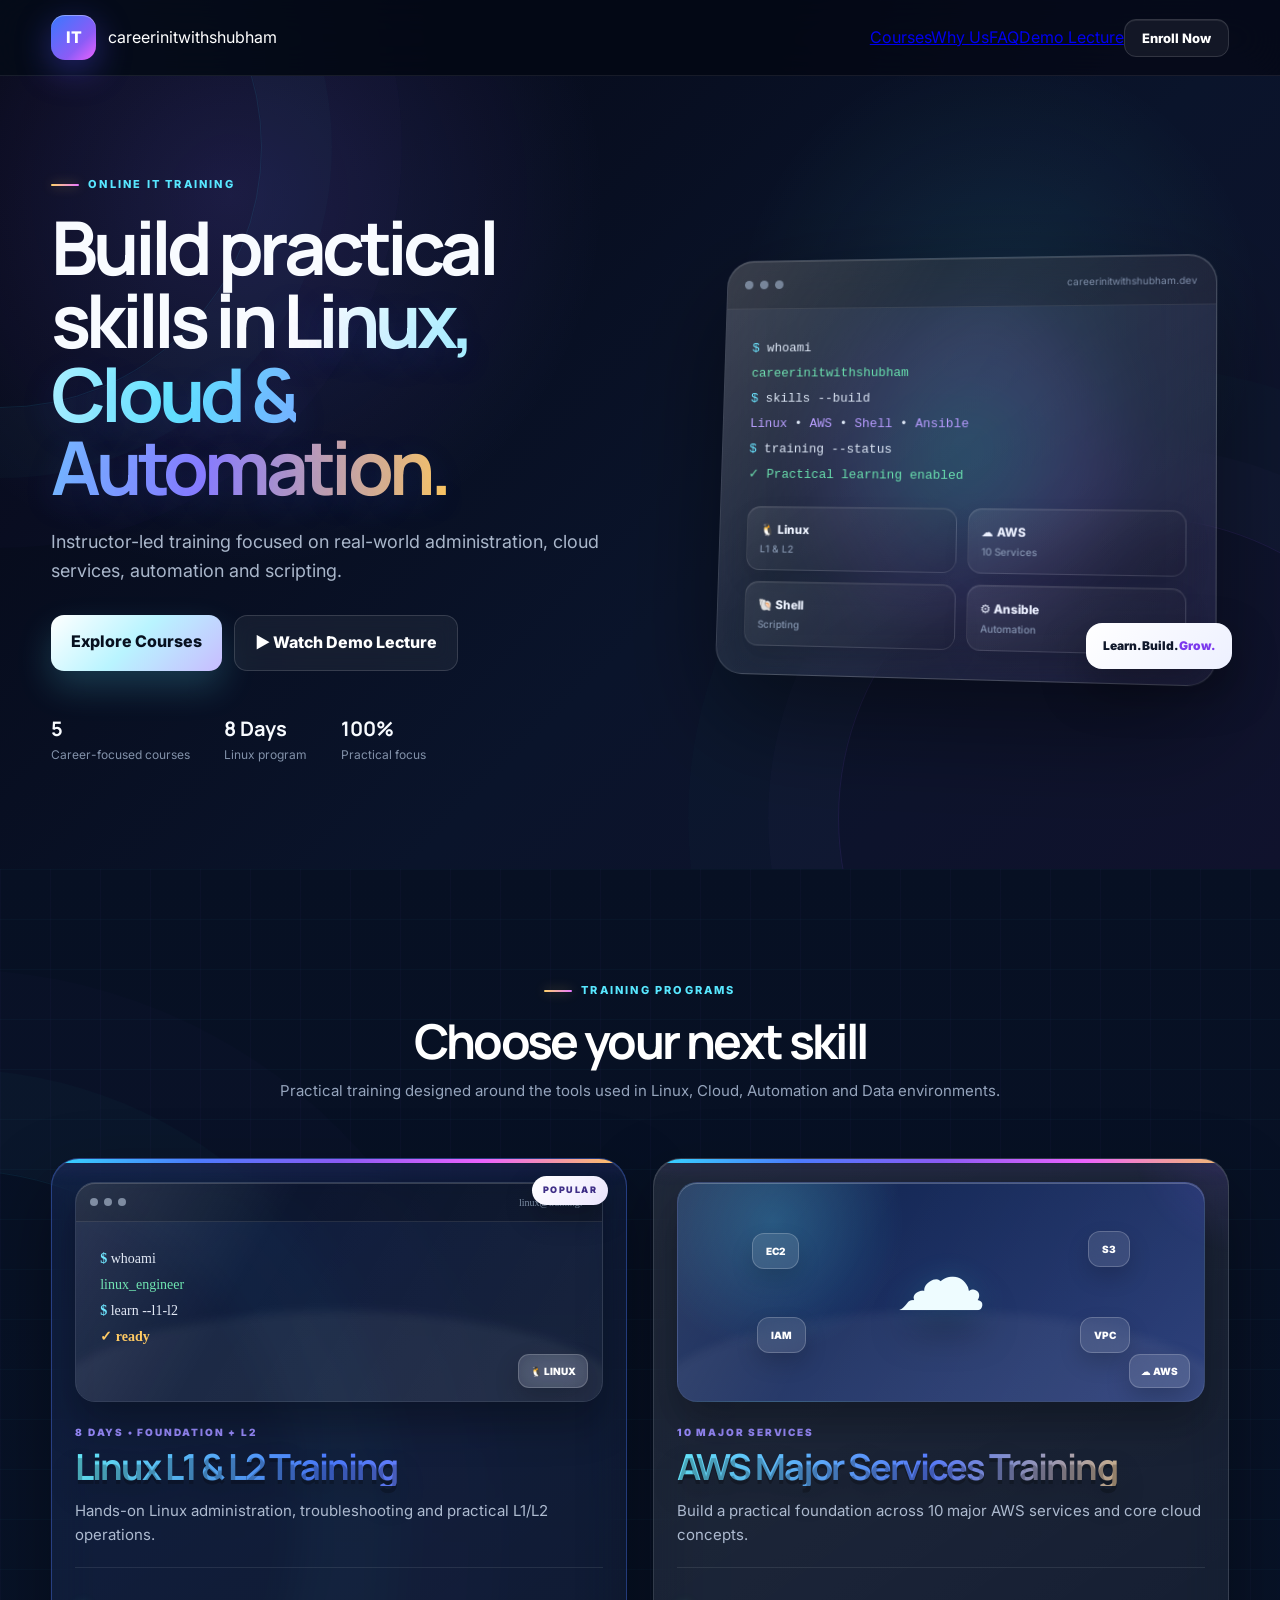
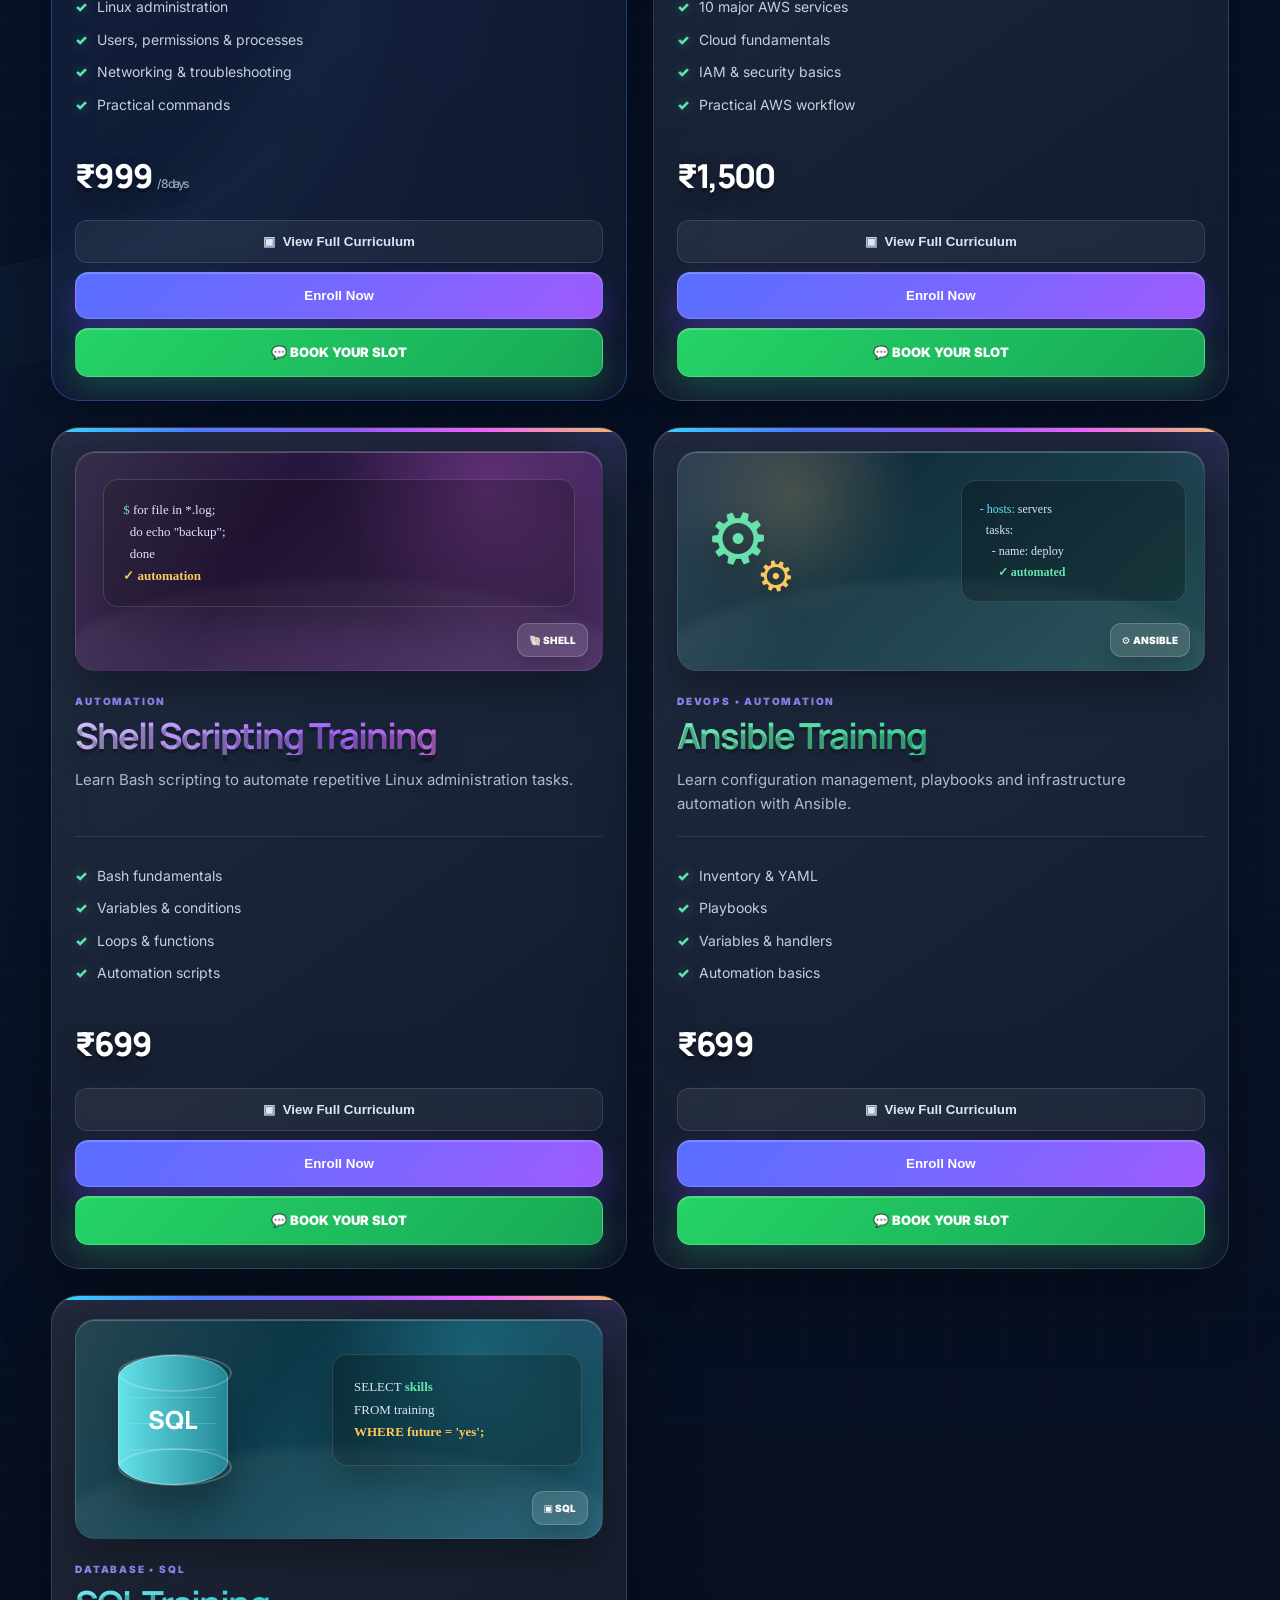
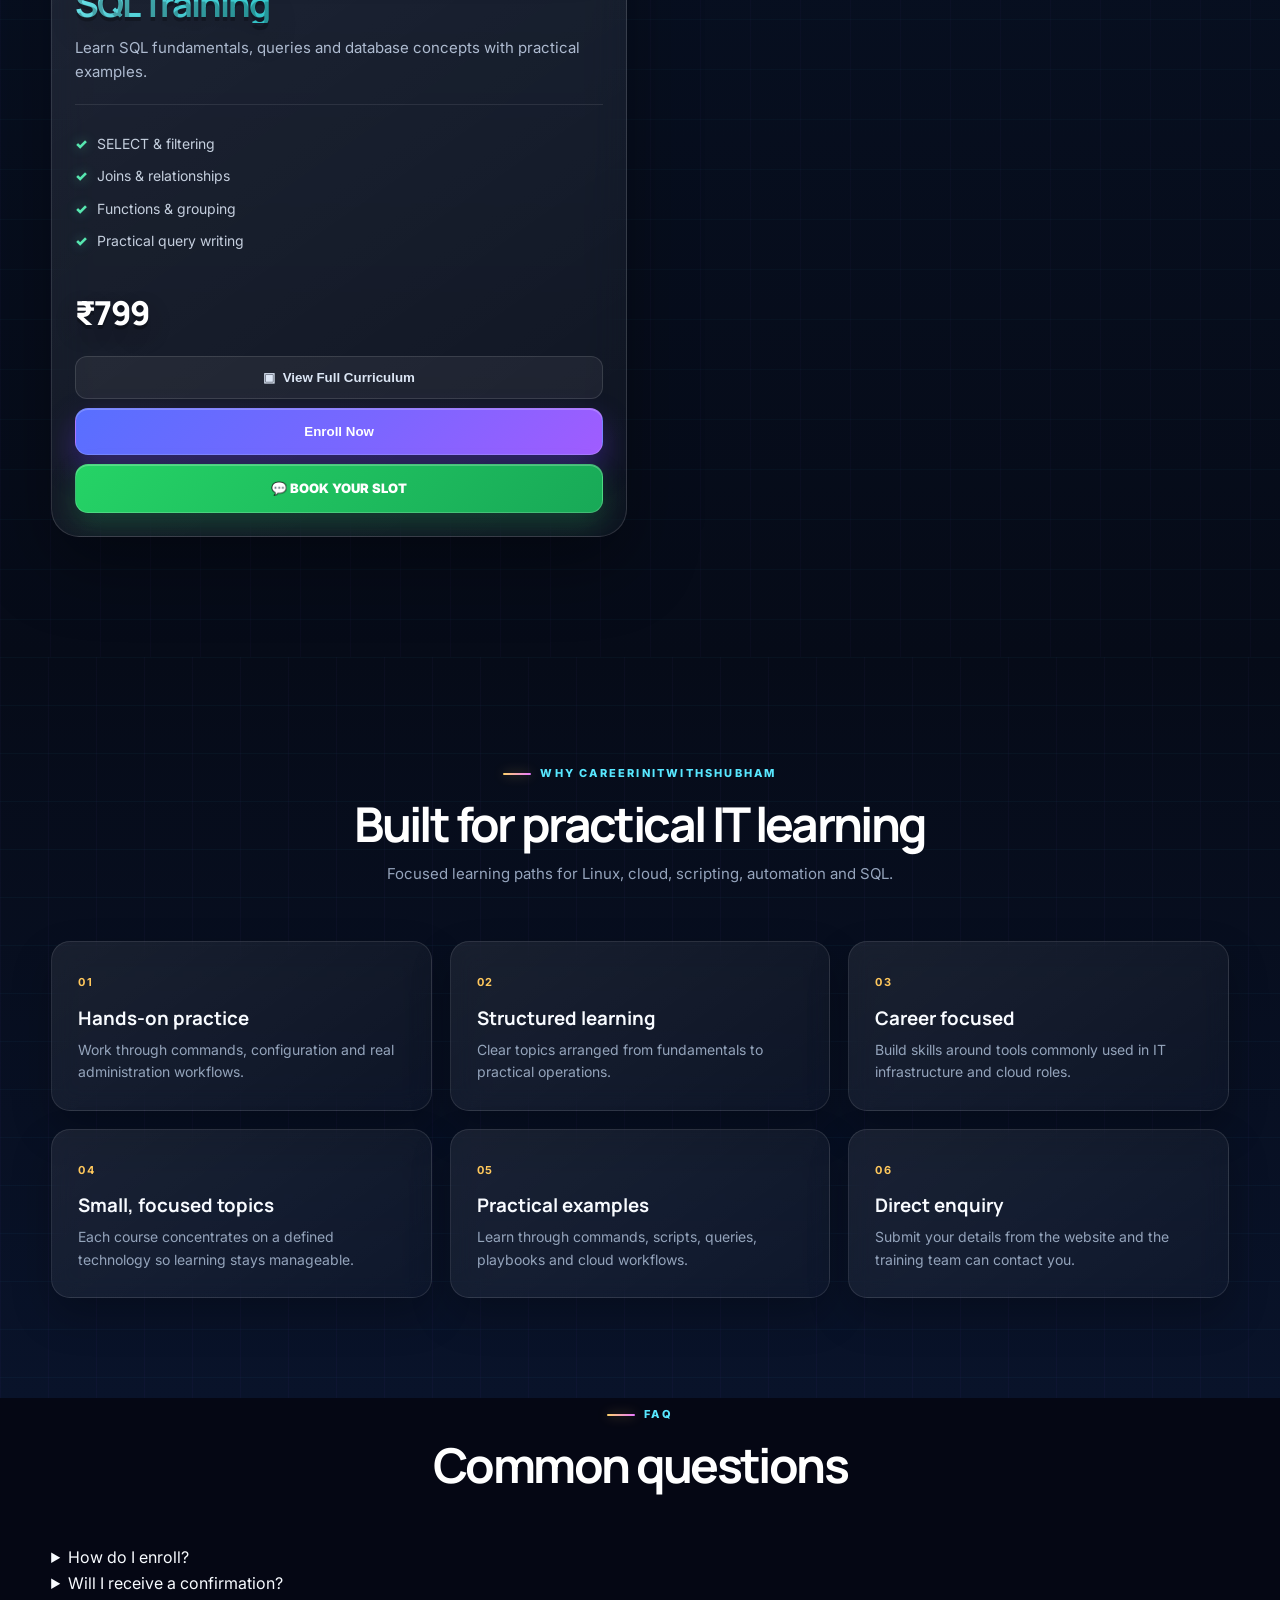
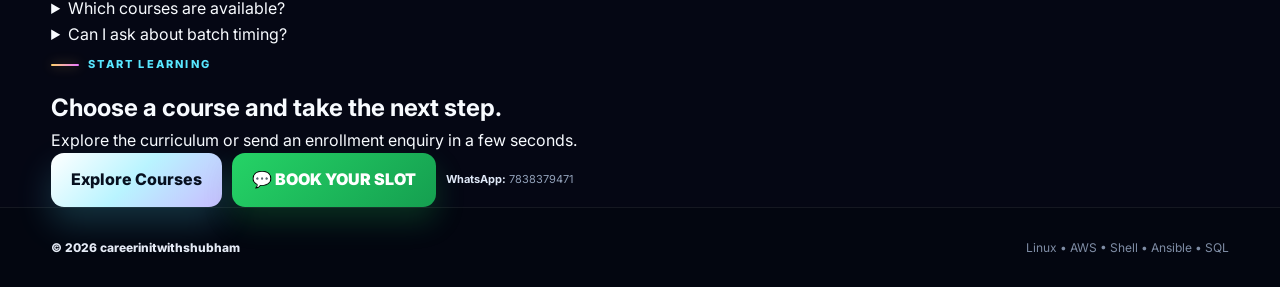
<file: index.html>
<!DOCTYPE html>
<html lang="en">
<head>
<meta charset="UTF-8">
<meta name="viewport" content="width=device-width, initial-scale=1.0">
<title>careerinitwithshubham | IT Training</title>
<meta name="description" content="careerinitwithshubham — practical training in Linux, AWS, Shell Scripting, Ansible and SQL.">
<link rel="preconnect" href="https://fonts.googleapis.com">
<link rel="preconnect" href="https://fonts.gstatic.com" crossorigin>
<style>
@import url('https://fonts.googleapis.com/css2?family=Inter:wght@400;500;600;700;800&family=Manrope:wght@600;700;800&display=swap');
:root{
  --bg:#050714; --bg2:#0a1024; --panel:#0d1833; --panel2:#142142;
  --text:#f8fbff; --muted:#9eabc2; --cyan:#58e7ff; --blue:#668cff;
  --purple:#7c6cff; --pink:#e978ff; --green:#59e6b4; --gold:#ffd36a;
  --line:rgba(255,255,255,.11); --shadow:0 30px 80px rgba(0,0,0,.42);
}
*{box-sizing:border-box;margin:0;padding:0}
html{scroll-behavior:smooth}
body{font-family:Inter,system-ui,sans-serif;color:var(--text);background:var(--bg);line-height:1.6;overflow-x:hidden}
body:before{content:"";position:fixed;inset:0;z-index:-3;background:radial-gradient(circle at 8% 8%,rgba(88,231,255,.10),transparent 24%),radial-gradient(circle at 92% 18%,rgba(124,108,255,.15),transparent 30%),radial-gradient(circle at 50% 95%,rgba(82,115,255,.08),transparent 32%),#050714}
body:after{content:"";position:fixed;inset:0;z-index:-2;opacity:.3;background-image:linear-gradient(rgba(92,130,200,.06) 1px,transparent 1px),linear-gradient(90deg,rgba(92,130,200,.06) 1px,transparent 1px);background-size:44px 44px;mask-image:linear-gradient(to bottom,black,transparent 95%)}
.container{width:min(1180px,92%);margin:auto}
/* NAV */
.navbar{height:76px;position:sticky;top:0;z-index:100;background:rgba(4,9,22,.82);backdrop-filter:blur(22px);border-bottom:1px solid rgba(255,255,255,.08)}
.nav-inner{height:100%;display:flex;align-items:center;justify-content:space-between}.brand{display:flex;align-items:center;gap:12px;text-decoration:none;color:#fff}.brand-mark{width:45px;height:45px;border-radius:14px;display:grid;place-items:center;font-weight:800;background:linear-gradient(135deg,#3978ff,#8b5cf6 65%,#ec63ff);box-shadow:0 10px 35px rgba(91,77,255,.4),inset 0 1px 0 rgba(255,255,255,.35)}.brand-text{font-family:Manrope;font-size:18px;font-weight:800;letter-spacing:-.04em}.nav-btn{padding:10px 17px;border-radius:12px;color:#fff;text-decoration:none;font-size:13px;font-weight:800;border:1px solid rgba(255,255,255,.13);background:rgba(255,255,255,.055);box-shadow:inset 0 1px 0 rgba(255,255,255,.08);transition:.25s}.nav-btn:hover{transform:translateY(-2px);border-color:rgba(139,92,246,.5);background:rgba(139,92,246,.13)}
/* HERO */
.hero{position:relative;overflow:hidden;padding:92px 0 105px;background:radial-gradient(circle at 78% 30%,rgba(88,231,255,.10),transparent 23%),radial-gradient(circle at 18% 15%,rgba(124,108,255,.18),transparent 30%),linear-gradient(135deg,#050714,#0a142b 58%,#10122d)}
.hero:before{content:"";position:absolute;width:520px;height:520px;left:-260px;top:-190px;border:1px solid rgba(53,216,255,.10);border-radius:50%;box-shadow:0 0 0 70px rgba(53,216,255,.018),0 0 0 140px rgba(139,92,246,.014)}
.hero:after{content:"";position:absolute;right:-160px;bottom:-250px;width:600px;height:600px;border:1px solid rgba(139,92,246,.12);border-radius:50%;box-shadow:0 0 0 70px rgba(139,92,246,.018),0 0 0 150px rgba(53,216,255,.012)}
.hero-grid{display:grid;grid-template-columns:1fr .9fr;gap:55px;align-items:center;position:relative;z-index:2}.eyebrow{font-size:11px;letter-spacing:.2em;font-weight:800;color:var(--cyan);display:inline-flex;align-items:center;gap:9px;margin-bottom:16px}.eyebrow:before{content:"";width:28px;height:2px;background:linear-gradient(90deg,var(--gold),var(--pink));border-radius:4px;box-shadow:0 0 12px rgba(255,200,92,.45)}
.hero h1{font-family:Manrope;font-size:clamp(44px,5.8vw,76px);line-height:.99;letter-spacing:-.065em;max-width:760px}.hero h1 .gradient{background:linear-gradient(100deg,#fff 5%,#64e7ff 38%,#8b7dff 70%,#ffc85c 100%);-webkit-background-clip:text;background-clip:text;color:transparent;text-shadow:0 10px 35px rgba(70,100,255,.15)}.hero-copy{font-size:18px;color:#a9b6ca;max-width:650px;margin:24px 0 30px}.hero-actions{display:flex;gap:12px;flex-wrap:wrap}.primary-btn,.secondary-btn{padding:14px 20px;border-radius:13px;text-decoration:none;font-weight:800;transition:.25s}.primary-btn{color:#07101f;background:linear-gradient(135deg,#ffffff,#b9f4ff 48%,#c8bcff);box-shadow:0 16px 35px rgba(88,231,255,.20)}.primary-btn:hover{transform:translateY(-3px);box-shadow:0 20px 42px rgba(53,216,255,.28)}.secondary-btn{color:#fff;border:1px solid rgba(255,255,255,.14);background:rgba(255,255,255,.055);backdrop-filter:blur(10px)}.secondary-btn:hover{transform:translateY(-3px);border-color:rgba(139,92,246,.55);background:rgba(139,92,246,.12)}.trust-row{display:flex;gap:34px;margin-top:42px}.trust-row div{display:flex;flex-direction:column}.trust-row strong{font-family:Manrope;font-size:20px}.trust-row span{font-size:12px;color:#8291a9}
/* HERO 3D */
.visual-wrap{position:relative;min-height:455px;display:grid;place-items:center;perspective:1400px}.glow{position:absolute;width:380px;height:380px;border-radius:50%;background:radial-gradient(circle,rgba(53,216,255,.18),rgba(139,92,246,.12) 45%,transparent 70%);filter:blur(18px)}.device{width:min(500px,100%);border:1px solid rgba(255,255,255,.15);border-radius:28px;background:linear-gradient(145deg,rgba(255,255,255,.13),rgba(255,255,255,.035));backdrop-filter:blur(22px);box-shadow:0 40px 110px rgba(0,0,0,.45),inset 0 1px 0 rgba(255,255,255,.17);overflow:hidden;position:relative;z-index:2;transform:rotateX(5deg) rotateY(-8deg) rotateZ(1deg);transform-style:preserve-3d}.device:before{content:"";position:absolute;inset:0;background:linear-gradient(120deg,rgba(255,255,255,.10),transparent 32%,rgba(139,92,246,.06));pointer-events:none}.device-top{height:50px;padding:0 18px;display:flex;align-items:center;gap:7px;border-bottom:1px solid rgba(255,255,255,.09);background:rgba(0,0,0,.20)}.device-top i{width:9px;height:9px;border-radius:50%;background:#6c7b91}.device-top span{margin-left:auto;color:#7d8ea6;font-size:10px}.device-body{padding:28px}.code-line{font:13px/2 ui-monospace,SFMono-Regular,monospace;color:#dce6f5}.code-line .p{color:#62e4ff}.code-line .g{color:#68e0ad}.code-line .v{color:#b79cff}.skill-stack{display:grid;grid-template-columns:repeat(2,1fr);gap:11px;margin-top:19px}.skill{border:1px solid rgba(255,255,255,.11);background:linear-gradient(145deg,rgba(255,255,255,.08),rgba(0,0,0,.13));border-radius:14px;padding:13px;color:#eef4ff;font-weight:800;font-size:12px;box-shadow:inset 0 1px 0 rgba(255,255,255,.07),0 12px 25px rgba(0,0,0,.12)}.skill small{display:block;color:#8495ae;font-weight:500;margin-top:2px}.badge-float{position:absolute;z-index:4;right:-3px;bottom:25px;background:linear-gradient(135deg,#fff,#edf0ff);color:#10182b;border-radius:16px;padding:13px 17px;box-shadow:0 20px 45px rgba(0,0,0,.34);font-size:12px;font-weight:900}.badge-float span{color:#7c3aed}
/* COURSES */
.courses-section{position:relative;overflow:hidden;padding:105px 0 120px;background:linear-gradient(180deg,#071023 0%,#08142a 48%,#060b18 100%)}.courses-section:before{content:"";position:absolute;inset:0;background-image:linear-gradient(rgba(53,216,255,.045) 1px,transparent 1px),linear-gradient(90deg,rgba(139,92,246,.045) 1px,transparent 1px);background-size:50px 50px;opacity:.7}.courses-section:after{content:"";position:absolute;width:700px;height:700px;left:-400px;top:300px;border-radius:50%;border:1px solid rgba(53,216,255,.08);box-shadow:0 0 0 100px rgba(53,216,255,.018),0 0 0 200px rgba(139,92,246,.012)}.courses-section .container{position:relative;z-index:2}.section-heading{text-align:center;max-width:760px;margin:0 auto 55px}.section-heading h2{font-family:Manrope;font-size:clamp(34px,4vw,48px);line-height:1.05;letter-spacing:-.055em;color:#fff}.section-heading p{color:#95a4bc;margin-top:13px;font-size:15px}.section-heading .eyebrow{justify-content:center}
.course-grid{display:grid;grid-template-columns:repeat(2,1fr);gap:26px;perspective:1600px}.course-card{position:relative;overflow:hidden;display:flex;flex-direction:column;min-height:650px;padding:23px;border-radius:28px;background:linear-gradient(145deg,rgba(255,255,255,.105),rgba(255,255,255,.035));border:1px solid rgba(255,255,255,.13);box-shadow:0 28px 70px rgba(0,0,0,.35),inset 0 1px 0 rgba(255,255,255,.13);backdrop-filter:blur(18px);transform-style:preserve-3d;transition:transform .35s ease,box-shadow .35s ease,border-color .35s ease}.course-card:before{content:"";position:absolute;inset:0 0 auto;height:4px;background:linear-gradient(90deg,#35d8ff,#4d7cff,#8b5cf6,#ec63ff,#ffc85c);box-shadow:0 0 20px rgba(139,92,246,.35)}.course-card:after{content:"";position:absolute;width:230px;height:230px;right:-130px;top:-130px;border-radius:50%;background:radial-gradient(circle,rgba(139,92,246,.16),transparent 68%);pointer-events:none}.course-card:hover{transform:translateY(-10px) rotateX(2deg) rotateY(-1deg);border-color:rgba(139,92,246,.42);box-shadow:0 40px 95px rgba(0,0,0,.46),0 0 35px rgba(139,92,246,.10),inset 0 1px 0 rgba(255,255,255,.18)}.course-card.featured{border-color:rgba(77,124,255,.38);background:linear-gradient(145deg,rgba(77,124,255,.12),rgba(255,255,255,.035))}.course-card.featured:after{content:"POPULAR";position:absolute;right:18px;top:17px;width:auto;height:auto;border-radius:999px;padding:7px 11px;font-size:9px;letter-spacing:.16em;font-weight:900;color:#3f2f87;background:linear-gradient(135deg,#fff,#ede7ff);box-shadow:0 12px 28px rgba(0,0,0,.25);z-index:5}
.course-visual{height:220px;flex:none;border-radius:20px;margin-bottom:22px;position:relative;overflow:hidden;isolation:isolate;transform:translateZ(14px);border:1px solid rgba(255,255,255,.15);box-shadow:inset 0 1px 0 rgba(255,255,255,.23),0 22px 40px rgba(0,0,0,.30)}.course-visual:before{content:"";position:absolute;inset:0;background:linear-gradient(120deg,rgba(255,255,255,.12),transparent 35%,rgba(255,255,255,.035));pointer-events:none}.course-visual:after{content:"";position:absolute;inset:auto -30px -100px;height:190px;border-radius:50%;background:rgba(255,255,255,.055);filter:blur(5px);z-index:-1}.mini-top{height:39px;padding:0 14px;display:flex;align-items:center;gap:6px;background:rgba(0,0,0,.23);border-bottom:1px solid rgba(255,255,255,.10);color:#7f91aa;font:10px ui-monospace}.mini-top i{width:8px;height:8px;border-radius:50%;background:#718098}.mini-top span{margin-left:auto}.mini-code{font:14px/1.85 ui-monospace;color:#e0e8f5;padding:24px}.mini-code b{color:#63e4ff}.mini-code em{color:#67e2ad;font-style:normal}.mini-code strong{color:#ffc85c}.visual-badge{position:absolute;right:14px;bottom:13px;padding:8px 11px;border-radius:11px;background:rgba(255,255,255,.12);border:1px solid rgba(255,255,255,.18);color:#fff;font-size:10px;font-weight:900;backdrop-filter:blur(12px);box-shadow:0 10px 24px rgba(0,0,0,.2)}
.cloud-3d{background:radial-gradient(circle at 18% 18%,rgba(53,216,255,.22),transparent 28%),linear-gradient(145deg,#10234c,#273b78)}.cloud-shape{position:absolute;font-size:92px;left:50%;top:43%;transform:translate(-50%,-50%);color:#eefcff;filter:drop-shadow(0 20px 18px rgba(0,0,0,.28));text-shadow:0 0 28px rgba(53,216,255,.15)}.service-chip{position:absolute;padding:9px 13px;border-radius:12px;background:rgba(255,255,255,.11);border:1px solid rgba(255,255,255,.20);color:#fff;font-size:10px;font-weight:900;box-shadow:0 10px 22px rgba(0,0,0,.16);backdrop-filter:blur(9px)}.s1{left:14%;top:23%}.s2{right:14%;top:22%}.s3{left:15%;bottom:22%}.s4{right:14%;bottom:22%}
.shell-3d{background:radial-gradient(circle at 78% 18%,rgba(236,99,255,.25),transparent 34%),linear-gradient(145deg,#1b1132,#45275f)}.shell-window{margin:27px;border-radius:15px;padding:19px;background:rgba(0,0,0,.25);border:1px solid rgba(255,255,255,.14);font:13px/1.7 ui-monospace;color:#e5dcff;box-shadow:0 18px 35px rgba(0,0,0,.24)}.shell-window span{color:#65e1ae}.shell-window b{color:#ffc85c}
.ansible-3d{background:radial-gradient(circle at 22% 20%,rgba(255,200,92,.18),transparent 28%),linear-gradient(145deg,#10253b,#18474c)}.gear{position:absolute;color:#67e2ad;text-shadow:0 15px 25px rgba(0,0,0,.35)}.gear-a{font-size:72px;left:28px;top:28px;transform:rotate(17deg)}.gear-b{font-size:42px;left:79px;top:90px;transform:rotate(-12deg);color:#ffc85c}.playbook{position:absolute;right:18px;top:28px;width:225px;border-radius:15px;padding:18px;background:rgba(0,0,0,.25);border:1px solid rgba(255,255,255,.13);font:12px/1.75 ui-monospace;color:#dce6f3}.playbook span{color:#63e4ff}.playbook b{color:#67e2ad}
.sql-3d{background:radial-gradient(circle at 75% 15%,rgba(53,216,255,.20),transparent 32%),linear-gradient(145deg,#082b39,#16576a)}.db-cylinder{position:absolute;left:42px;top:35px;width:110px;height:130px;border-radius:50%/18%;background:linear-gradient(90deg,#65e3ea,#238796);box-shadow:inset 0 0 0 1px rgba(255,255,255,.25),0 25px 32px rgba(0,0,0,.24);display:grid;place-items:center;color:#fff;font-family:Manrope;font-weight:800;font-size:25px}.db-cylinder:before,.db-cylinder:after{content:"";position:absolute;left:0;width:100%;height:34px;border:2px solid rgba(255,255,255,.22);border-radius:50%}.db-cylinder:before{top:-1px}.db-cylinder:after{bottom:-1px}.db-cylinder i{position:absolute;left:12px;right:12px;height:1px;background:rgba(255,255,255,.16)}.db-cylinder i:nth-of-type(1){top:42px}.db-cylinder i:nth-of-type(2){top:68px}.db-cylinder i:nth-of-type(3){top:94px}.query-card{position:absolute;right:20px;top:34px;width:250px;border-radius:15px;padding:21px;background:rgba(0,0,0,.24);border:1px solid rgba(255,255,255,.13);font:13px/1.75 ui-monospace;color:#d9e7f3;box-shadow:0 18px 35px rgba(0,0,0,.22)}.query-card b{color:#67e2ad}.query-card strong{color:#ffc85c}
.course-tag{font-size:10px;letter-spacing:.18em;font-weight:900;color:#9a8cff;text-transform:uppercase}.course-card h3{font-family:Manrope;font-size:clamp(27px,3vw,36px);line-height:1.06;letter-spacing:-.055em;margin:8px 0 13px;transform:translateZ(18px);text-shadow:0 4px 0 rgba(0,0,0,.24),0 13px 28px rgba(0,0,0,.28)}.course-linux h3{background:linear-gradient(100deg,#65e9f7,#4d7cff 48%,#a98cff);-webkit-background-clip:text;color:transparent}.course-aws h3{background:linear-gradient(100deg,#67eaff,#5b7fff 48%,#ffc85c);-webkit-background-clip:text;color:transparent}.course-shell h3{background:linear-gradient(100deg,#d2c0ff,#a86cff 48%,#ff72bd);-webkit-background-clip:text;color:transparent}.course-ansible h3{background:linear-gradient(100deg,#72edbb,#3fd79a 50%,#ffc85c);-webkit-background-clip:text;color:transparent}.course-sql h3{background:linear-gradient(100deg,#6deaf2,#22c6c9 50%,#6f91ff);-webkit-background-clip:text;color:transparent}.course-card p{font-size:15px;color:#aebbd0;min-height:48px}.course-card ul{list-style:none;border-top:1px solid rgba(255,255,255,.09);padding-top:18px;margin:20px 0 24px}.course-card li{font-size:14px;color:#c5cfde;margin:10px 0}.course-card li:before{content:"✓";color:#57e7b0;font-weight:900;margin-right:10px;text-shadow:0 0 12px rgba(87,231,176,.45)}.course-bottom{margin-top:auto}.price{font-family:Manrope;font-size:33px;font-weight:800;letter-spacing:-.055em;margin-bottom:17px;color:#fff;text-shadow:0 4px 0 rgba(0,0,0,.25),0 10px 25px rgba(0,0,0,.22)}.price small{font-family:Inter;font-size:12px;color:#96a5bb;font-weight:500}.contact-price{font-size:33px}.enroll-btn{width:100%;padding:15px;border-radius:13px;border:1px solid rgba(255,255,255,.16);background:linear-gradient(135deg,#586fff,#7867ff 52%,#a05cff)!important;color:#fff!important;font-weight:900;cursor:pointer;transition:.25s;box-shadow:0 14px 30px rgba(113,60,255,.34),inset 0 1px 0 rgba(255,255,255,.22)}.enroll-btn:hover{transform:translateY(-3px);box-shadow:0 18px 38px rgba(113,60,255,.45),inset 0 1px 0 rgba(255,255,255,.28)}
/* WHY */
.section.light{position:relative;padding:100px 0;background:linear-gradient(180deg,#060b18,#09132a);overflow:hidden}.section.light:before{content:"";position:absolute;inset:0;background-image:linear-gradient(rgba(53,216,255,.035) 1px,transparent 1px),linear-gradient(90deg,rgba(139,92,246,.035) 1px,transparent 1px);background-size:48px 48px}.section.light .container{position:relative;z-index:1}.section.light .section-heading h2{color:#fff}.section.light .benefits{display:grid;grid-template-columns:repeat(3,1fr);gap:18px}.benefits>div{padding:26px;border:1px solid rgba(255,255,255,.11);background:linear-gradient(145deg,rgba(255,255,255,.075),rgba(255,255,255,.025));border-radius:19px;backdrop-filter:blur(12px);box-shadow:0 18px 40px rgba(0,0,0,.24);transition:.25s}.benefits>div:hover{transform:translateY(-6px);border-color:rgba(139,92,246,.35)}.benefits b{font-size:11px;color:#ffc85c;letter-spacing:.13em}.benefits h3{font-family:Manrope;margin:10px 0 5px}.benefits p{font-size:14px;color:#94a4bb}
/* PREMIUM ENROLLMENT MODAL */
.modal{display:none;position:fixed;inset:0;z-index:200;align-items:center;justify-content:center;padding:18px}.modal.open{display:flex}.modal-backdrop{position:absolute;inset:0;background:rgba(2,5,15,.78);backdrop-filter:blur(11px)}.modal-box{position:relative;background:linear-gradient(145deg,#0b1228,#101a36 55%,#151044);color:#f8fbff;width:min(560px,100%);max-height:92vh;overflow:auto;border-radius:25px;padding:34px;box-shadow:0 40px 110px rgba(0,0,0,.5);z-index:1;border-top:4px solid #7c3aed}.close{position:absolute;right:17px;top:14px;border:1px solid rgba(255,255,255,.12);background:rgba(255,255,255,.08);width:38px;height:38px;border-radius:50%;font-size:25px;color:#d7def0;cursor:pointer}.modal-head h2{font-family:Manrope;font-size:31px;letter-spacing:-.045em}.modal-head p{color:#9eabc2;font-size:14px;margin:4px 0 22px}.modal form label{display:block;font-size:13px;font-weight:800;margin:15px 0;color:#f5f7ff}.modal input{display:block;width:100%;margin-top:7px;border:1px solid rgba(255,255,255,.14);border-radius:14px;padding:14px 15px;font:inherit;outline:none;background:rgba(2,7,20,.72);color:#fff}.modal input::placeholder{color:#71809a}.modal input:focus{border-color:#7957ef;box-shadow:0 0 0 4px rgba(121,87,239,.11)}.submit-btn{width:100%;margin-top:10px;border:0;background:linear-gradient(135deg,#713cff,#a855f7);color:#fff;padding:14px;border-radius:12px;font-weight:900;cursor:pointer;font-size:15px;box-shadow:0 12px 25px rgba(113,60,255,.25)}.submit-btn:disabled{opacity:.55}.form-note,.form-status{font-size:11px;color:#8e9bb3;text-align:center;margin-top:12px}.form-status.success{color:#159a70;font-weight:800}.form-status.error{color:#d44755;font-weight:800}
footer{background:#030610;color:#7e8ca4;padding:30px 0;font-size:12px;border-top:1px solid rgba(255,255,255,.07)}.footer-inner{display:flex;justify-content:space-between;gap:15px}.footer-inner span:first-child{color:#e5ebf6;font-weight:800}
@media(max-width:920px){.hero-grid{grid-template-columns:1fr}.visual-wrap{min-height:400px}.course-grid{grid-template-columns:1fr 1fr}}
@media(max-width:700px){.navbar{height:70px}.brand-text{font-size:15px}.nav-btn{display:none}.hero{padding:65px 0 75px}.hero-grid{gap:42px}.hero h1{font-size:43px}.hero-copy{font-size:16px}.visual-wrap{min-height:350px}.device{transform:none}.courses-section{padding:75px 0 90px}.course-grid{grid-template-columns:1fr;gap:22px}.course-card{min-height:0;padding:20px}.course-visual{height:200px}.course-card h3{font-size:31px}.section.light{padding:75px 0}.section.light .benefits{grid-template-columns:1fr}.trust-row{gap:18px}.trust-row strong{font-size:18px}.trust-row span{font-size:11px}}
@media(max-width:480px){.container{width:min(100% - 28px,1180px)}.brand-mark{width:43px;height:43px}.brand-text{font-size:14px}.hero h1{font-size:39px}.hero-copy{font-size:15px}.trust-row{display:grid;grid-template-columns:1fr 1fr}.device-body{padding:20px}.skill-stack{gap:8px}.skill{padding:11px 10px}.badge-float{right:0;bottom:12px}.course-card{border-radius:24px}.course-visual{height:185px}.mini-code{padding:20px;font-size:13px}.cloud-shape{font-size:76px}.query-card{width:210px;right:12px}.db-cylinder{left:24px;width:95px}.playbook{right:10px;width:195px}.shell-window{margin:22px;padding:16px}.modal-box{padding:27px 22px}.modal-head h2{font-size:28px}.footer-inner{flex-direction:column}}

/* BOOK YOUR SLOT */
.booking-strip{margin-top:18px;display:flex;align-items:center;gap:12px;flex-wrap:wrap}
.book-slot-btn{display:inline-flex;align-items:center;justify-content:center;gap:8px;padding:13px 18px;border-radius:13px;text-decoration:none;font-size:13px;font-weight:900;color:#fff;background:linear-gradient(135deg,#25d366,#18a957);border:1px solid rgba(255,255,255,.18);box-shadow:0 12px 28px rgba(37,211,102,.22),inset 0 1px 0 rgba(255,255,255,.24);transition:.25s}
.book-slot-btn:hover{transform:translateY(-3px);box-shadow:0 17px 35px rgba(37,211,102,.32)}
.booking-note{font-size:11px;color:#91a0b8}
.booking-note strong{color:#dfe8f7}
.course-actions{display:grid;grid-template-columns:1fr;gap:9px}
.curriculum-btn{width:100%;padding:13px;border-radius:12px;border:1px solid rgba(255,255,255,.12);background:rgba(255,255,255,.055);color:#dce6f5;font-weight:800;cursor:pointer;transition:.25s}
.curriculum-btn:hover{background:rgba(124,108,255,.14);border-color:rgba(124,108,255,.42);transform:translateY(-2px)}
.cta-actions{display:flex;gap:10px;align-items:center;flex-wrap:wrap}
.whatsapp-btn{display:inline-flex;align-items:center;justify-content:center;padding:14px 20px;border-radius:13px;text-decoration:none;font-weight:900;color:#fff;background:linear-gradient(135deg,#25d366,#159f50);box-shadow:0 14px 30px rgba(37,211,102,.20);transition:.25s}
.whatsapp-btn:hover{transform:translateY(-3px);box-shadow:0 18px 38px rgba(37,211,102,.30)}
@media(max-width:700px){.booking-strip{align-items:stretch;flex-direction:column}.book-slot-btn{width:100%}.booking-note{text-align:center}.course-actions{gap:8px}}

.whatsapp-submit-btn{display:flex;align-items:center;justify-content:center;margin-top:10px;padding:13px;border-radius:12px;text-decoration:none;font-weight:900;color:#fff;background:linear-gradient(135deg,#25d366,#159f50);box-shadow:0 12px 26px rgba(37,211,102,.2)}
@media(max-width:700px){.nav-links{display:none}.hero-actions .secondary-btn{width:100%;text-align:center}}
</style>
</head>
<body>
  <header class="navbar">
    <div class="container nav-inner">
      <a class="brand" href="#"><span class="brand-mark">IT</span><span>careerinitwithshubham</span></a>
      <div class="nav-links"><a href="#courses">Courses</a><a href="#why-us">Why Us</a><a href="#faq">FAQ</a><a href="https://m.youtube.com/@careerinitwithshubham" target="_blank" rel="noopener">Demo Lecture</a><a class="nav-btn" href="#courses">Enroll Now</a></div>
    </div>
  </header>

  <main>
    <section class="hero">
      <div class="container hero-grid">
        <div>
          <span class="eyebrow">ONLINE IT TRAINING</span>
          <h1>Build practical skills in <span class="gradient">Linux, Cloud & Automation.</span></h1>
          <p class="hero-copy">Instructor-led training focused on real-world administration, cloud services, automation and scripting.</p>
          <div class="hero-actions">
            <a class="primary-btn" href="#courses">Explore Courses</a><a class="secondary-btn" href="https://m.youtube.com/@careerinitwithshubham" target="_blank" rel="noopener">▶ Watch Demo Lecture</a>
          </div>
          <div class="trust-row">
            <div><strong>5</strong><span>Career-focused courses</span></div>
            <div><strong>8 Days</strong><span>Linux program</span></div>
            <div><strong>100%</strong><span>Practical focus</span></div>
          </div>
        </div>
        <div class="visual-wrap">
          <div class="glow"></div>
          <div class="device">
            <div class="device-top"><i></i><i></i><i></i><span>careerinitwithshubham.dev</span></div>
            <div class="device-body">
              <div class="code-line"><span class="p">$</span> whoami</div>
              <div class="code-line"><span class="g">careerinitwithshubham</span></div>
              <div class="code-line"><span class="p">$</span> skills --build</div>
              <div class="code-line"><span class="v">Linux</span> • <span class="v">AWS</span> • <span class="v">Shell</span> • <span class="v">Ansible</span></div>
              <div class="code-line"><span class="p">$</span> training --status</div>
              <div class="code-line"><span class="g">✓ Practical learning enabled</span></div>
              <div class="skill-stack">
                <div class="skill">🐧 Linux<small>L1 & L2</small></div>
                <div class="skill">☁️ AWS<small>10 Services</small></div>
                <div class="skill">🐚 Shell<small>Scripting</small></div>
                <div class="skill">⚙️ Ansible<small>Automation</small></div>
              </div>
            </div>
          </div>
          <div class="badge-float">Learn. Build. <span>Grow.</span></div>
        </div>
      </div>
    </section>

    <section id="courses" class="courses-section">
      <div class="container">
        <div class="section-heading">
          <span class="eyebrow">TRAINING PROGRAMS</span>
          <h2>Choose your next skill</h2>
          <p>Practical training designed around the tools used in Linux, Cloud, Automation and Data environments.</p>
        </div>

        <div class="course-grid">
          <article class="course-card featured course-linux">
            <div class="course-visual terminal-3d">
              <div class="mini-top"><i></i><i></i><i></i><span>linux@training:~</span></div>
              <div class="mini-code"><b>$</b> whoami<br><em>linux_engineer</em><br><b>$</b> learn --l1-l2<br><strong>✓ ready</strong></div>
              <div class="visual-badge">🐧 LINUX</div>
            </div>
            <div class="course-tag">8 DAYS • FOUNDATION + L2</div>
            <h3>Linux L1 & L2 Training</h3>
            <p>Hands-on Linux administration, troubleshooting and practical L1/L2 operations.</p>
            <ul><li>Linux administration</li><li>Users, permissions & processes</li><li>Networking & troubleshooting</li><li>Practical commands</li></ul>
            <div class="course-bottom"><div class="price">₹999 <small>/ 8 days</small></div><div class="course-actions"><button class="curriculum-btn" data-curriculum="linux">▣ &nbsp;View Full Curriculum</button><button class="enroll-btn" data-course="Linux L1 & L2 Training" data-price="₹999 / 8 days">Enroll Now</button><a class="book-slot-btn" href="https://wa.me/917838379471?text=Hi%20Shubham%2C%20I%20want%20to%20book%20a%20slot%20for%20Linux%20L1%20&%20L2%20Training." target="_blank" rel="noopener">💬 BOOK YOUR SLOT</a></div></div>
          </article>

          <article class="course-card course-aws">
            <div class="course-visual cloud-3d">
              <div class="cloud-shape">☁</div>
              <div class="service-chip s1">EC2</div><div class="service-chip s2">S3</div><div class="service-chip s3">IAM</div><div class="service-chip s4">VPC</div>
              <div class="visual-badge">☁ AWS</div>
            </div>
            <div class="course-tag">10 MAJOR SERVICES</div>
            <h3>AWS Major Services Training</h3>
            <p>Build a practical foundation across 10 major AWS services and core cloud concepts.</p>
            <ul><li>10 major AWS services</li><li>Cloud fundamentals</li><li>IAM & security basics</li><li>Practical AWS workflow</li></ul>
            <div class="course-bottom"><div class="price">₹1,500</div><div class="course-actions"><button class="curriculum-btn" data-curriculum="aws">▣ &nbsp;View Full Curriculum</button><button class="enroll-btn" data-course="AWS Major 10 Services Training" data-price="₹1,500">Enroll Now</button><a class="book-slot-btn" href="https://wa.me/917838379471?text=Hi%20Shubham%2C%20I%20want%20to%20book%20a%20slot%20for%20AWS%20Major%2010%20Services%20Training." target="_blank" rel="noopener">💬 BOOK YOUR SLOT</a></div></div>
          </article>

          <article class="course-card course-shell">
            <div class="course-visual shell-3d">
              <div class="shell-window"><span>$</span> for file in *.log;<br>&nbsp;&nbsp;do echo "backup";<br>&nbsp;&nbsp;done<br><b>✓ automation</b></div>
              <div class="visual-badge">🐚 SHELL</div>
            </div>
            <div class="course-tag">AUTOMATION</div>
            <h3>Shell Scripting Training</h3>
            <p>Learn Bash scripting to automate repetitive Linux administration tasks.</p>
            <ul><li>Bash fundamentals</li><li>Variables & conditions</li><li>Loops & functions</li><li>Automation scripts</li></ul>
            <div class="course-bottom"><div class="price">₹699</div><div class="course-actions"><button class="curriculum-btn" data-curriculum="shell">▣ &nbsp;View Full Curriculum</button><button class="enroll-btn" data-course="Shell Scripting Training" data-price="₹599">Enroll Now</button><a class="book-slot-btn" href="https://wa.me/917838379471?text=Hi%20Shubham%2C%20I%20want%20to%20book%20a%20slot%20for%20Shell%20Scripting%20Training." target="_blank" rel="noopener">💬 BOOK YOUR SLOT</a></div></div>
          </article>

          <article class="course-card course-ansible">
            <div class="course-visual ansible-3d">
              <div class="gear gear-a">⚙</div><div class="gear gear-b">⚙</div>
              <div class="playbook"><span>- hosts:</span> servers<br>&nbsp;&nbsp;tasks:<br>&nbsp;&nbsp;&nbsp;&nbsp;- name: deploy<br>&nbsp;&nbsp;&nbsp;&nbsp;&nbsp;&nbsp;<b>✓ automated</b></div>
              <div class="visual-badge">⚙ ANSIBLE</div>
            </div>
            <div class="course-tag">DEVOPS • AUTOMATION</div>
            <h3>Ansible Training</h3>
            <p>Learn configuration management, playbooks and infrastructure automation with Ansible.</p>
            <ul><li>Inventory & YAML</li><li>Playbooks</li><li>Variables & handlers</li><li>Automation basics</li></ul>
            <div class="course-bottom"><div class="price">₹699</div><div class="course-actions"><button class="curriculum-btn" data-curriculum="ansible">▣ &nbsp;View Full Curriculum</button><button class="enroll-btn" data-course="Ansible Training" data-price="₹599">Enroll Now</button><a class="book-slot-btn" href="https://wa.me/917838379471?text=Hi%20Shubham%2C%20I%20want%20to%20book%20a%20slot%20for%20Ansible%20Training." target="_blank" rel="noopener">💬 BOOK YOUR SLOT</a></div></div>
          </article>

          <article class="course-card course-sql">
            <div class="course-visual sql-3d">
              <div class="db-cylinder"><span>SQL</span><i></i><i></i><i></i></div>
              <div class="query-card">SELECT <b>skills</b><br>FROM training<br><strong>WHERE future = 'yes';</strong></div>
              <div class="visual-badge">▣ SQL</div>
            </div>
            <div class="course-tag">DATABASE • SQL</div>
            <h3>SQL Training</h3>
            <p>Learn SQL fundamentals, queries and database concepts with practical examples.</p>
            <ul><li>SELECT & filtering</li><li>Joins & relationships</li><li>Functions & grouping</li><li>Practical query writing</li></ul>
            <div class="course-bottom"><div class="price contact-price">₹799</div><div class="course-actions"><button class="curriculum-btn" data-curriculum="sql">▣ &nbsp;View Full Curriculum</button><button class="enroll-btn" data-course="SQL Training" data-price="₹799">Enroll Now</button><a class="book-slot-btn" href="https://wa.me/917838379471?text=Hi%20Shubham%2C%20I%20want%20to%20book%20a%20slot%20for%20SQL%20Training." target="_blank" rel="noopener">💬 BOOK YOUR SLOT</a></div></div>
          </article>
        </div>
      </div>
    </section>

    <section id="why-us" class="section light">
      <div class="container">
        <div class="section-heading"><span class="eyebrow">WHY CAREERINITWITHSHUBHAM</span><h2>Built for practical IT learning</h2><p>Focused learning paths for Linux, cloud, scripting, automation and SQL.</p></div>
        <div class="benefits">
          <div><b>01</b><h3>Hands-on practice</h3><p>Work through commands, configuration and real administration workflows.</p></div>
          <div><b>02</b><h3>Structured learning</h3><p>Clear topics arranged from fundamentals to practical operations.</p></div>
          <div><b>03</b><h3>Career focused</h3><p>Build skills around tools commonly used in IT infrastructure and cloud roles.</p></div>
          <div><b>04</b><h3>Small, focused topics</h3><p>Each course concentrates on a defined technology so learning stays manageable.</p></div>
          <div><b>05</b><h3>Practical examples</h3><p>Learn through commands, scripts, queries, playbooks and cloud workflows.</p></div>
          <div><b>06</b><h3>Direct enquiry</h3><p>Submit your details from the website and the training team can contact you.</p></div>
        </div>
      </div>
    </section>

    <section id="faq" class="faq-section">
      <div class="container">
        <div class="section-heading"><span class="eyebrow">FAQ</span><h2>Common questions</h2></div>
        <div class="faq-grid">
          <details><summary>How do I enroll?</summary><p>Choose a course and tap Enroll Now. Enter your name, email and mobile number, then submit the form.</p></details>
          <details><summary>Will I receive a confirmation?</summary><p>After a successful submission, the website shows a confirmation message and sends the enquiry through the configured Web3Forms workflow.</p></details>
          <details><summary>Which courses are available?</summary><p>Linux L1 & L2, AWS Major 10 Services, Shell Scripting, Ansible and SQL.</p></details>
          <details><summary>Can I ask about batch timing?</summary><p>Yes. Submit an enquiry and the training team can share the current batch information.</p></details>
        </div>
      </div>
    </section>

    <section class="contact-cta">
      <div class="container cta-inner">
        <div><span class="eyebrow">START LEARNING</span><h2>Choose a course and take the next step.</h2><p>Explore the curriculum or send an enrollment enquiry in a few seconds.</p></div>
        <div class="cta-actions"><a class="primary-btn" href="#courses">Explore Courses</a><a class="whatsapp-btn" href="https://wa.me/917838379471?text=Hi%20Shubham%2C%20I%20want%20to%20book%20a%20training%20slot." target="_blank" rel="noopener">💬 BOOK YOUR SLOT</a><span class="booking-note"><strong>WhatsApp:</strong> 7838379471</span></div>
      </div>
    </section>

</main>

  <div class="modal" id="curriculumModal" aria-hidden="true">
    <div class="modal-backdrop" data-curriculum-close></div>
    <div class="modal-box curriculum-box" role="dialog" aria-modal="true">
      <button class="close" data-curriculum-close aria-label="Close">×</button>
      <div class="modal-head"><span class="eyebrow">CURRICULUM</span><h2 id="curriculumTitle">Course curriculum</h2><p>Key topics covered in the training.</p></div>
      <ul class="curriculum-list" id="curriculumList"></ul>
      <button class="submit-btn" id="curriculumEnroll">Enroll in this course</button>
    </div>
  </div>

  <div class="modal" id="enrollModal" aria-hidden="true">
    <div class="modal-backdrop" data-close></div>
    <div class="modal-box" role="dialog" aria-modal="true" aria-labelledby="modalTitle">
      <button class="close" data-close aria-label="Close">×</button>
      <div class="modal-head">
        <span class="eyebrow">ENROLLMENT</span>
        <h2 id="modalTitle">Join the training</h2>
        <p id="selectedCourse">Course</p>
      </div>
      <form id="enrollForm">
        <input type="hidden" id="course" name="course">
        <input type="hidden" id="fee" name="fee">
        <label>Full Name<input name="name" type="text" placeholder="Enter your name" required></label>
        <label>Email Address<input name="email" type="email" placeholder="you@example.com" required></label>
        <label>Mobile Number<input name="mobile" type="tel" inputmode="numeric" pattern="[0-9+\-\s]{8,15}" placeholder="Enter mobile number" required></label>
        <button class="submit-btn" type="submit" id="submitBtn">Send Details to Email + WhatsApp →</button>
        <p class="form-note">By submitting, your enrollment details are sent to the configured email and prepared in WhatsApp for 7838379471. Tap Send in WhatsApp to complete delivery.</p>
        <p class="form-status" id="formStatus" role="status"></p>
      </form>
    </div>
  </div>

  <footer><div class="container footer-inner"><span>© 2026 careerinitwithshubham</span><span>Linux • AWS • Shell • Ansible • SQL</span></div></footer>
  <script>
// Web3Forms email configuration
// Recipient configured in the Web3Forms account: shubhamtechm1234@gmail.com
const WEB3FORMS_ENDPOINT = "https://api.web3forms.com/submit";
const WEB3FORMS_ACCESS_KEY = "8d78150b-1dc4-4642-9845-083b4ae294c1";

const modal = document.getElementById("enrollModal");
const form = document.getElementById("enrollForm");
const statusEl = document.getElementById("formStatus");
const submitBtn = document.getElementById("submitBtn");

const curriculumModal = document.getElementById("curriculumModal");
const curriculumTitle = document.getElementById("curriculumTitle");
const curriculumList = document.getElementById("curriculumList");
const curriculumEnroll = document.getElementById("curriculumEnroll");
let selectedCurriculum = null;
const curriculumData = {
  linux: {title:"Linux L1 & L2 Training", course:"Linux L1 & L2 Training", price:"₹999 / 8 days", items:["Linux administration & filesystem","Users, groups & permissions","Processes, services & logs","Networking & troubleshooting","Storage, packages & practical commands","L1/L2 troubleshooting workflows"]},
  aws: {title:"AWS Major 10 Services Training", course:"AWS Major 10 Services Training", price:"₹1,500", items:["EC2","S3","IAM","VPC","RDS","CloudWatch","Lambda","Route 53","ELB","Auto Scaling"]},
  shell: {title:"Shell Scripting Training", course:"Shell Scripting Training", price:"₹699", items:["Bash fundamentals","Variables, conditions & input","Loops & functions","Files, text processing & logs","Automation scripts","Practical Linux automation"]},
  ansible: {title:"Ansible Training", course:"Ansible Training", price:"₹699", items:["Inventory & YAML","Playbooks & tasks","Variables, facts & handlers","Templates","Roles & reusable automation","Practical deployment workflow"]},
  sql: {title:"SQL Training", course:"SQL Training", price:"₹799", items:["SELECT, filtering & sorting","Joins & relationships","Aggregate functions & GROUP BY","Subqueries & practical queries","Database concepts","Query writing practice"]}
};

document.querySelectorAll("[data-curriculum]").forEach(btn=>{
  btn.addEventListener("click",()=>{
    const data=curriculumData[btn.dataset.curriculum];
    if(!data) return;
    selectedCurriculum=data;
    curriculumTitle.textContent=data.title;
    curriculumList.innerHTML=data.items.map(x=>`<li>${x}</li>`).join("");
    curriculumModal.classList.add("open");
    curriculumModal.setAttribute("aria-hidden","false");
  });
});

document.querySelectorAll("[data-curriculum-close]").forEach(el=>el.addEventListener("click",closeCurriculum));
function closeCurriculum(){curriculumModal.classList.remove("open");curriculumModal.setAttribute("aria-hidden","true");}
curriculumEnroll.addEventListener("click",()=>{
  closeCurriculum();
  if(selectedCurriculum){
    document.getElementById("course").value=selectedCurriculum.course;
    document.getElementById("fee").value=selectedCurriculum.price;
    document.getElementById("selectedCourse").textContent=`${selectedCurriculum.course} — ${selectedCurriculum.price}`;
    statusEl.textContent=""; statusEl.className="form-status";
    modal.classList.add("open"); modal.setAttribute("aria-hidden","false");
    setTimeout(()=>document.querySelector('[name="name"]').focus(),50);
  }
});

document.querySelectorAll(".enroll-btn").forEach(btn => {
  btn.addEventListener("click", () => {
    document.getElementById("course").value = btn.dataset.course;
    document.getElementById("fee").value = btn.dataset.price;
    document.getElementById("selectedCourse").textContent =
      `${btn.dataset.course} — ${btn.dataset.price}`;
    statusEl.textContent = "";
    statusEl.className = "form-status";
    modal.classList.add("open");
    modal.setAttribute("aria-hidden", "false");
    setTimeout(() => document.querySelector('[name="name"]').focus(), 50);
  });
});

document.querySelectorAll("[data-close]").forEach(el => el.addEventListener("click", closeModal));
document.addEventListener("keydown", e => { if (e.key === "Escape") { closeModal(); closeCurriculum(); } });

function closeModal() {
  modal.classList.remove("open");
  modal.setAttribute("aria-hidden", "true");
}

form.addEventListener("submit", async (e) => {
  e.preventDefault();
  if (!form.reportValidity()) return;

  submitBtn.disabled = true;
  submitBtn.textContent = "Sending details...";
  statusEl.textContent = "";
  statusEl.className = "form-status";

  const formData = new FormData(form);
  const name = formData.get("name") || "";
  const email = formData.get("email") || "";
  const mobile = formData.get("mobile") || "";
  const course = formData.get("course") || "Training enquiry";
  const fee = formData.get("fee") || "";

  const waText = [
    "New Training Enrollment",
    "",
    "Course: " + course,
    fee ? "Fee: " + fee : "",
    "Name: " + name,
    "Email: " + email,
    "Mobile: " + mobile,
    "",
    "Please contact me regarding this enrollment."
  ].filter(Boolean).join("\n");
  const waUrl = "https://wa.me/917838379471?text=" + encodeURIComponent(waText);

  // Send the enrollment to the configured email through Web3Forms.
  formData.append("access_key", WEB3FORMS_ACCESS_KEY);
  formData.append("subject", "New Training Enrollment - " + course);
  formData.append("from_name", "CareerInitWithShubham Website");
  formData.append("replyto", email);
  formData.append("botcheck", "");

  try {
    const response = await fetch(WEB3FORMS_ENDPOINT, {
      method: "POST",
      body: formData,
      headers: { "Accept": "application/json" }
    });
    const result = await response.json();
    if (result.success !== true) throw new Error(result.message || "Email submission failed");

    // Open the WhatsApp composer after email succeeds. The message is already filled
    // with the same enrollment details; the user only has to tap Send in WhatsApp.
    const waWindow = window.open(waUrl, "_blank", "noopener");

    statusEl.textContent = waWindow
      ? "✓ Email sent. WhatsApp opened with the same details — tap Send."
      : "✓ Email sent. Tap the WhatsApp button below to send the same details.";
    statusEl.className = "form-status success";
    submitBtn.textContent = "Email Sent ✓";

    // Always provide a visible WhatsApp button so mobile browsers that block popups
    // still let the user send the exact same enrollment message.
    const oldFallback = form.querySelector(".whatsapp-submit-btn");
    if (oldFallback) oldFallback.remove();
    const fallback = document.createElement("a");
    fallback.href = waUrl;
    fallback.target = "_blank";
    fallback.rel = "noopener";
    fallback.className = "whatsapp-submit-btn";
    fallback.textContent = "💬 Send Same Details on WhatsApp →";
    form.appendChild(fallback);
  } catch (error) {
    statusEl.textContent = "Email could not be sent. Please try again.";
    statusEl.className = "form-status error";
    submitBtn.disabled = false;
    submitBtn.textContent = "Send Details to Email + WhatsApp →";
  }
});

</script>
</body>
</html>
</file>
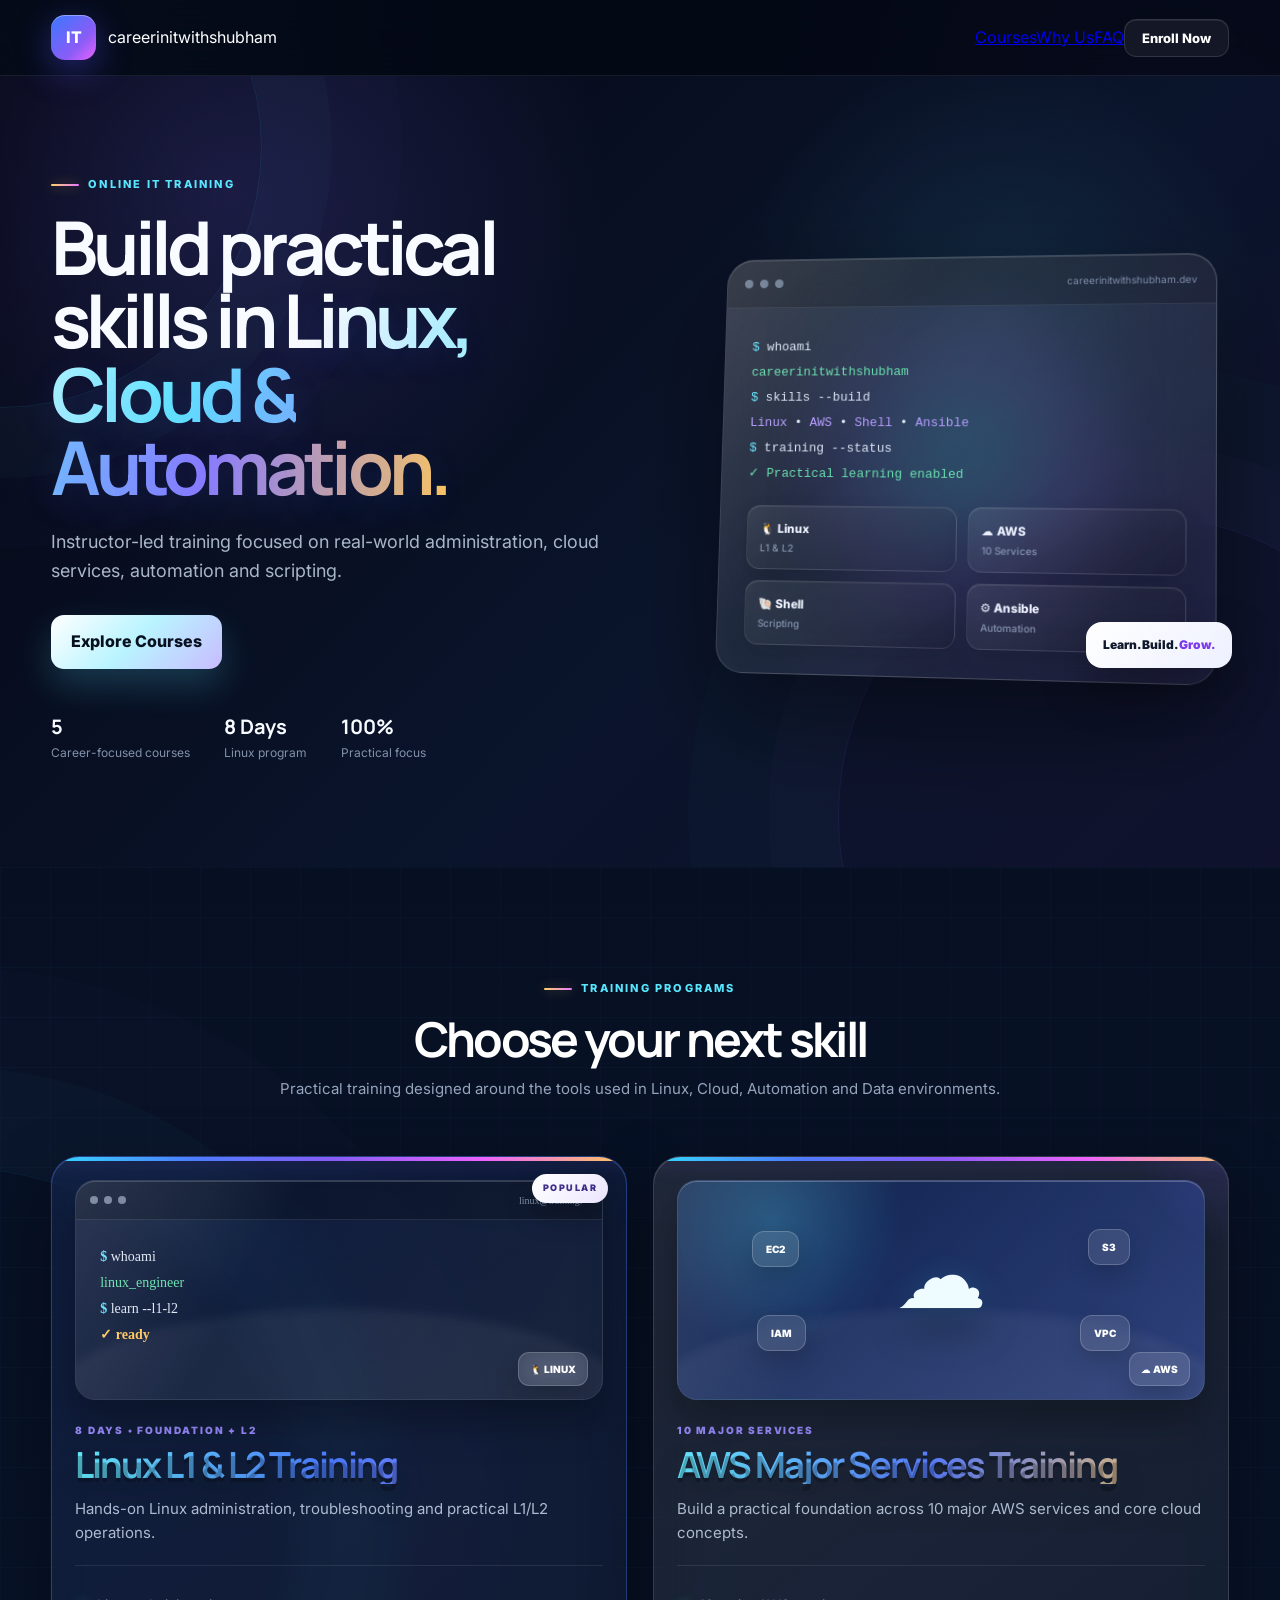
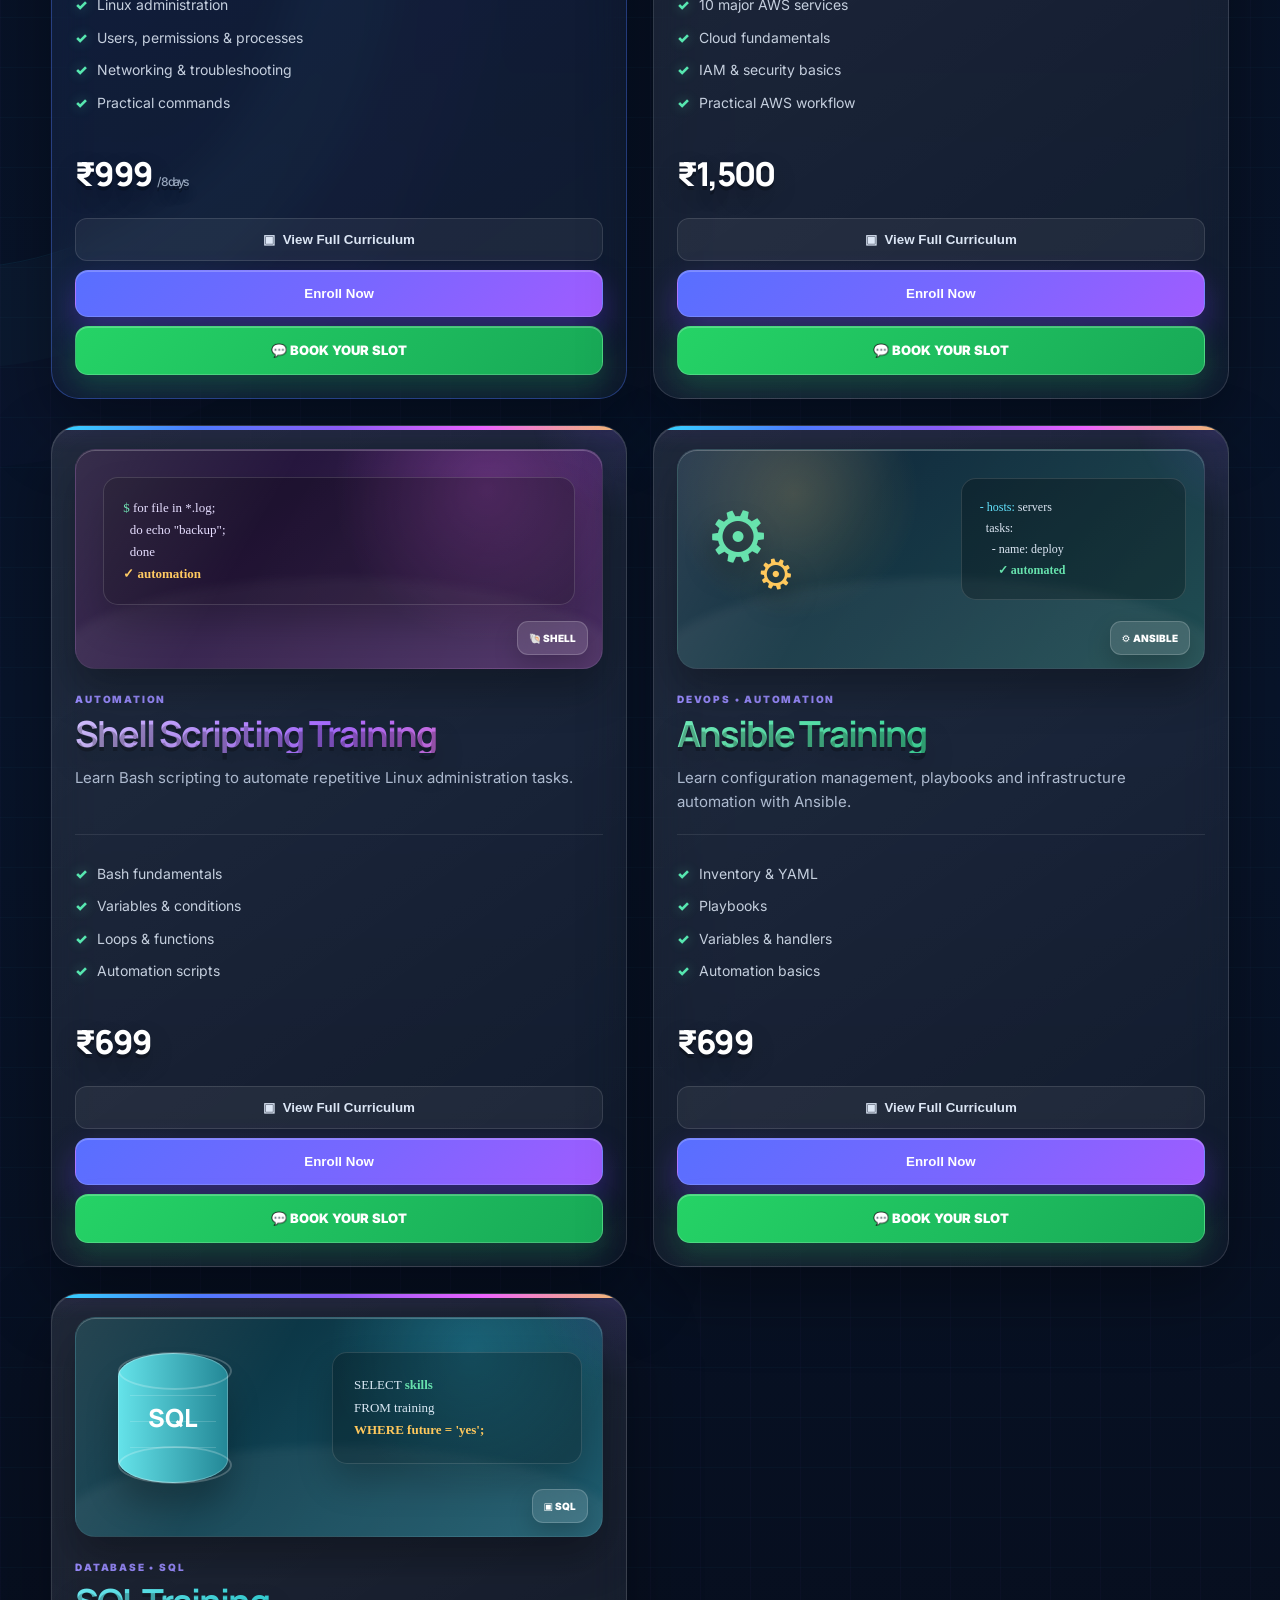
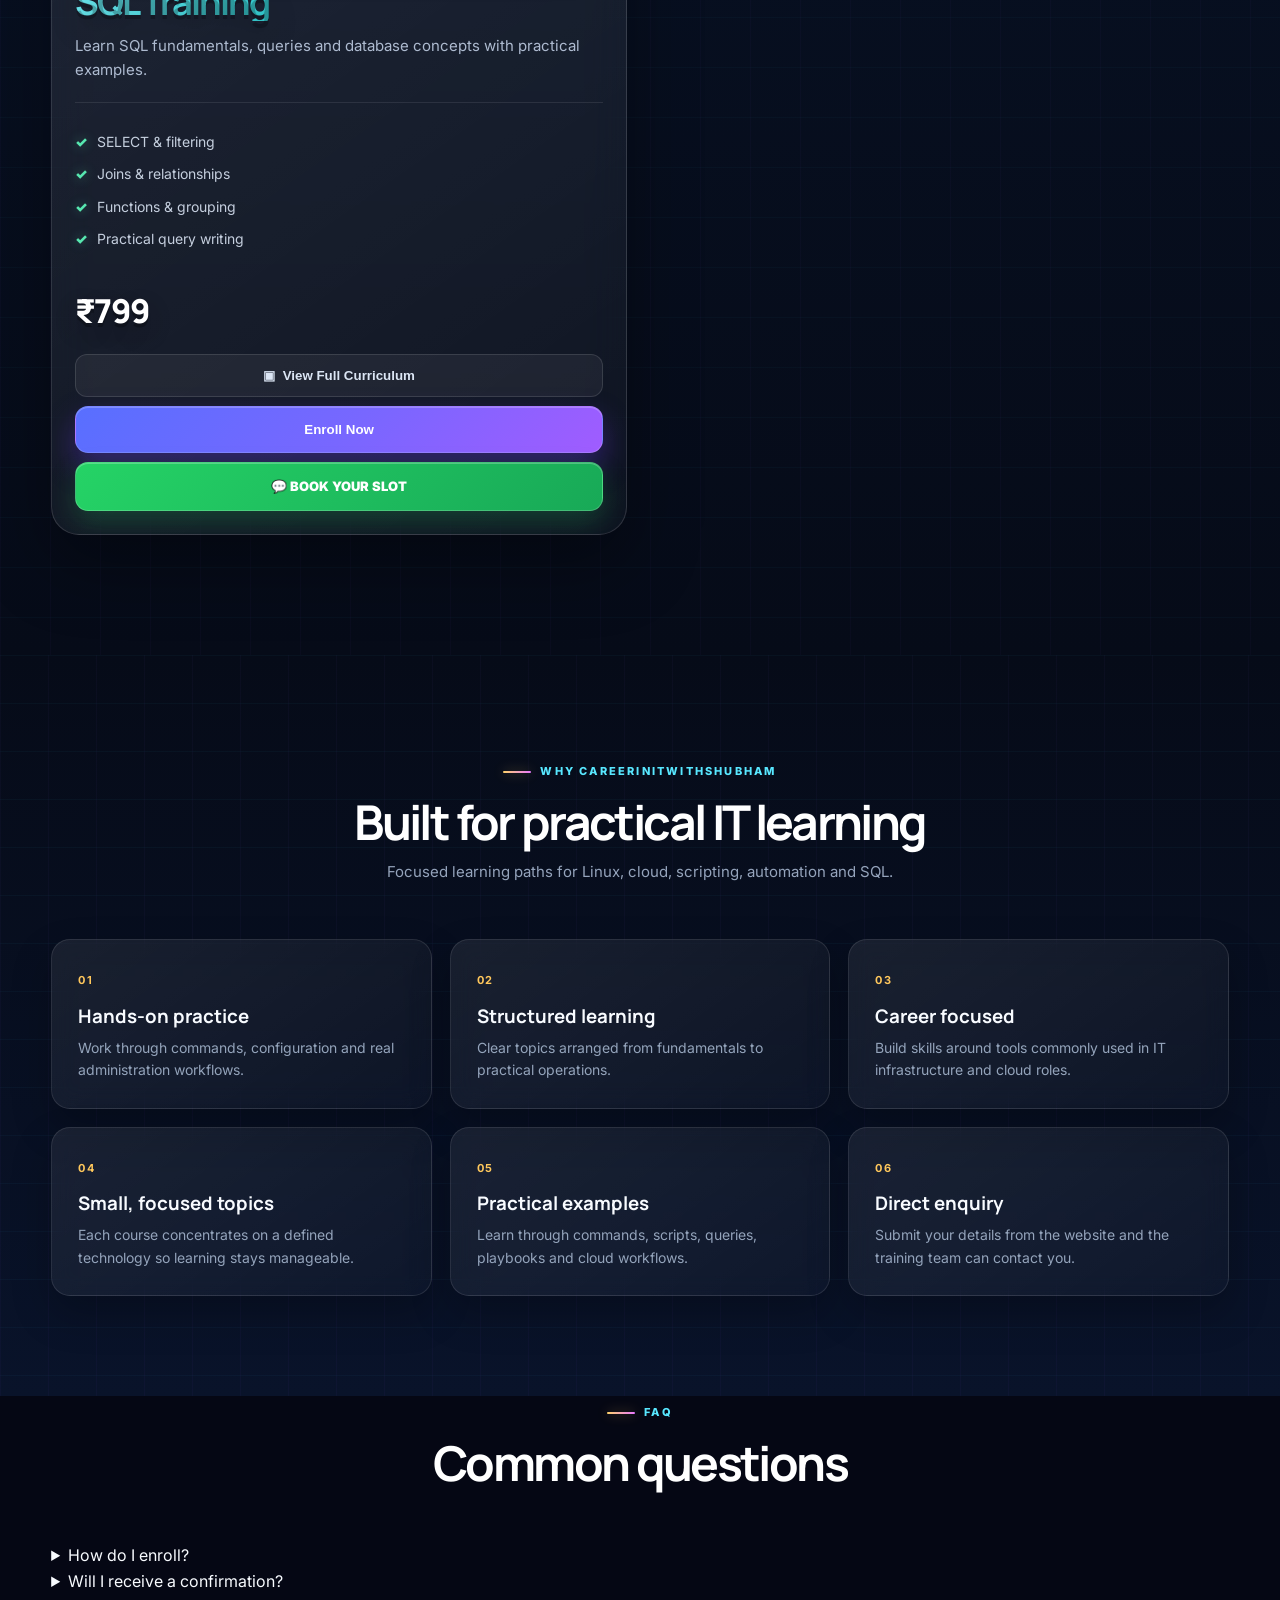
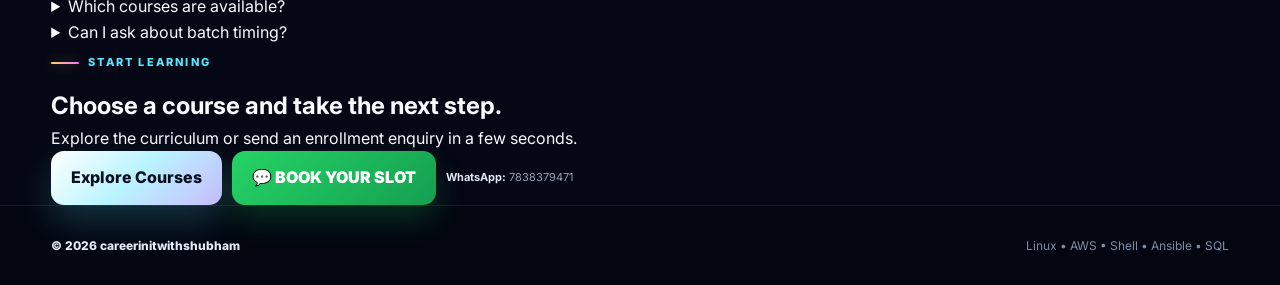
<file: careerinitwithshubham_redesigned.html>
<!DOCTYPE html>
<html lang="en">
<head>
<meta charset="UTF-8">
<meta name="viewport" content="width=device-width, initial-scale=1.0">
<title>careerinitwithshubham | IT Training</title>
<meta name="description" content="careerinitwithshubham — practical training in Linux, AWS, Shell Scripting, Ansible and SQL.">
<link rel="preconnect" href="https://fonts.googleapis.com">
<link rel="preconnect" href="https://fonts.gstatic.com" crossorigin>
<style>
@import url('https://fonts.googleapis.com/css2?family=Inter:wght@400;500;600;700;800&family=Manrope:wght@600;700;800&display=swap');
:root{
  --bg:#050714; --bg2:#0a1024; --panel:#0d1833; --panel2:#142142;
  --text:#f8fbff; --muted:#9eabc2; --cyan:#58e7ff; --blue:#668cff;
  --purple:#7c6cff; --pink:#e978ff; --green:#59e6b4; --gold:#ffd36a;
  --line:rgba(255,255,255,.11); --shadow:0 30px 80px rgba(0,0,0,.42);
}
*{box-sizing:border-box;margin:0;padding:0}
html{scroll-behavior:smooth}
body{font-family:Inter,system-ui,sans-serif;color:var(--text);background:var(--bg);line-height:1.6;overflow-x:hidden}
body:before{content:"";position:fixed;inset:0;z-index:-3;background:radial-gradient(circle at 8% 8%,rgba(88,231,255,.10),transparent 24%),radial-gradient(circle at 92% 18%,rgba(124,108,255,.15),transparent 30%),radial-gradient(circle at 50% 95%,rgba(82,115,255,.08),transparent 32%),#050714}
body:after{content:"";position:fixed;inset:0;z-index:-2;opacity:.3;background-image:linear-gradient(rgba(92,130,200,.06) 1px,transparent 1px),linear-gradient(90deg,rgba(92,130,200,.06) 1px,transparent 1px);background-size:44px 44px;mask-image:linear-gradient(to bottom,black,transparent 95%)}
.container{width:min(1180px,92%);margin:auto}
/* NAV */
.navbar{height:76px;position:sticky;top:0;z-index:100;background:rgba(4,9,22,.82);backdrop-filter:blur(22px);border-bottom:1px solid rgba(255,255,255,.08)}
.nav-inner{height:100%;display:flex;align-items:center;justify-content:space-between}.brand{display:flex;align-items:center;gap:12px;text-decoration:none;color:#fff}.brand-mark{width:45px;height:45px;border-radius:14px;display:grid;place-items:center;font-weight:800;background:linear-gradient(135deg,#3978ff,#8b5cf6 65%,#ec63ff);box-shadow:0 10px 35px rgba(91,77,255,.4),inset 0 1px 0 rgba(255,255,255,.35)}.brand-text{font-family:Manrope;font-size:18px;font-weight:800;letter-spacing:-.04em}.nav-btn{padding:10px 17px;border-radius:12px;color:#fff;text-decoration:none;font-size:13px;font-weight:800;border:1px solid rgba(255,255,255,.13);background:rgba(255,255,255,.055);box-shadow:inset 0 1px 0 rgba(255,255,255,.08);transition:.25s}.nav-btn:hover{transform:translateY(-2px);border-color:rgba(139,92,246,.5);background:rgba(139,92,246,.13)}
/* HERO */
.hero{position:relative;overflow:hidden;padding:92px 0 105px;background:radial-gradient(circle at 78% 30%,rgba(88,231,255,.10),transparent 23%),radial-gradient(circle at 18% 15%,rgba(124,108,255,.18),transparent 30%),linear-gradient(135deg,#050714,#0a142b 58%,#10122d)}
.hero:before{content:"";position:absolute;width:520px;height:520px;left:-260px;top:-190px;border:1px solid rgba(53,216,255,.10);border-radius:50%;box-shadow:0 0 0 70px rgba(53,216,255,.018),0 0 0 140px rgba(139,92,246,.014)}
.hero:after{content:"";position:absolute;right:-160px;bottom:-250px;width:600px;height:600px;border:1px solid rgba(139,92,246,.12);border-radius:50%;box-shadow:0 0 0 70px rgba(139,92,246,.018),0 0 0 150px rgba(53,216,255,.012)}
.hero-grid{display:grid;grid-template-columns:1fr .9fr;gap:55px;align-items:center;position:relative;z-index:2}.eyebrow{font-size:11px;letter-spacing:.2em;font-weight:800;color:var(--cyan);display:inline-flex;align-items:center;gap:9px;margin-bottom:16px}.eyebrow:before{content:"";width:28px;height:2px;background:linear-gradient(90deg,var(--gold),var(--pink));border-radius:4px;box-shadow:0 0 12px rgba(255,200,92,.45)}
.hero h1{font-family:Manrope;font-size:clamp(44px,5.8vw,76px);line-height:.99;letter-spacing:-.065em;max-width:760px}.hero h1 .gradient{background:linear-gradient(100deg,#fff 5%,#64e7ff 38%,#8b7dff 70%,#ffc85c 100%);-webkit-background-clip:text;background-clip:text;color:transparent;text-shadow:0 10px 35px rgba(70,100,255,.15)}.hero-copy{font-size:18px;color:#a9b6ca;max-width:650px;margin:24px 0 30px}.hero-actions{display:flex;gap:12px;flex-wrap:wrap}.primary-btn,.secondary-btn{padding:14px 20px;border-radius:13px;text-decoration:none;font-weight:800;transition:.25s}.primary-btn{color:#07101f;background:linear-gradient(135deg,#ffffff,#b9f4ff 48%,#c8bcff);box-shadow:0 16px 35px rgba(88,231,255,.20)}.primary-btn:hover{transform:translateY(-3px);box-shadow:0 20px 42px rgba(53,216,255,.28)}.secondary-btn{color:#fff;border:1px solid rgba(255,255,255,.14);background:rgba(255,255,255,.055);backdrop-filter:blur(10px)}.secondary-btn:hover{transform:translateY(-3px);border-color:rgba(139,92,246,.55);background:rgba(139,92,246,.12)}.trust-row{display:flex;gap:34px;margin-top:42px}.trust-row div{display:flex;flex-direction:column}.trust-row strong{font-family:Manrope;font-size:20px}.trust-row span{font-size:12px;color:#8291a9}
/* HERO 3D */
.visual-wrap{position:relative;min-height:455px;display:grid;place-items:center;perspective:1400px}.glow{position:absolute;width:380px;height:380px;border-radius:50%;background:radial-gradient(circle,rgba(53,216,255,.18),rgba(139,92,246,.12) 45%,transparent 70%);filter:blur(18px)}.device{width:min(500px,100%);border:1px solid rgba(255,255,255,.15);border-radius:28px;background:linear-gradient(145deg,rgba(255,255,255,.13),rgba(255,255,255,.035));backdrop-filter:blur(22px);box-shadow:0 40px 110px rgba(0,0,0,.45),inset 0 1px 0 rgba(255,255,255,.17);overflow:hidden;position:relative;z-index:2;transform:rotateX(5deg) rotateY(-8deg) rotateZ(1deg);transform-style:preserve-3d}.device:before{content:"";position:absolute;inset:0;background:linear-gradient(120deg,rgba(255,255,255,.10),transparent 32%,rgba(139,92,246,.06));pointer-events:none}.device-top{height:50px;padding:0 18px;display:flex;align-items:center;gap:7px;border-bottom:1px solid rgba(255,255,255,.09);background:rgba(0,0,0,.20)}.device-top i{width:9px;height:9px;border-radius:50%;background:#6c7b91}.device-top span{margin-left:auto;color:#7d8ea6;font-size:10px}.device-body{padding:28px}.code-line{font:13px/2 ui-monospace,SFMono-Regular,monospace;color:#dce6f5}.code-line .p{color:#62e4ff}.code-line .g{color:#68e0ad}.code-line .v{color:#b79cff}.skill-stack{display:grid;grid-template-columns:repeat(2,1fr);gap:11px;margin-top:19px}.skill{border:1px solid rgba(255,255,255,.11);background:linear-gradient(145deg,rgba(255,255,255,.08),rgba(0,0,0,.13));border-radius:14px;padding:13px;color:#eef4ff;font-weight:800;font-size:12px;box-shadow:inset 0 1px 0 rgba(255,255,255,.07),0 12px 25px rgba(0,0,0,.12)}.skill small{display:block;color:#8495ae;font-weight:500;margin-top:2px}.badge-float{position:absolute;z-index:4;right:-3px;bottom:25px;background:linear-gradient(135deg,#fff,#edf0ff);color:#10182b;border-radius:16px;padding:13px 17px;box-shadow:0 20px 45px rgba(0,0,0,.34);font-size:12px;font-weight:900}.badge-float span{color:#7c3aed}
/* COURSES */
.courses-section{position:relative;overflow:hidden;padding:105px 0 120px;background:linear-gradient(180deg,#071023 0%,#08142a 48%,#060b18 100%)}.courses-section:before{content:"";position:absolute;inset:0;background-image:linear-gradient(rgba(53,216,255,.045) 1px,transparent 1px),linear-gradient(90deg,rgba(139,92,246,.045) 1px,transparent 1px);background-size:50px 50px;opacity:.7}.courses-section:after{content:"";position:absolute;width:700px;height:700px;left:-400px;top:300px;border-radius:50%;border:1px solid rgba(53,216,255,.08);box-shadow:0 0 0 100px rgba(53,216,255,.018),0 0 0 200px rgba(139,92,246,.012)}.courses-section .container{position:relative;z-index:2}.section-heading{text-align:center;max-width:760px;margin:0 auto 55px}.section-heading h2{font-family:Manrope;font-size:clamp(34px,4vw,48px);line-height:1.05;letter-spacing:-.055em;color:#fff}.section-heading p{color:#95a4bc;margin-top:13px;font-size:15px}.section-heading .eyebrow{justify-content:center}
.course-grid{display:grid;grid-template-columns:repeat(2,1fr);gap:26px;perspective:1600px}.course-card{position:relative;overflow:hidden;display:flex;flex-direction:column;min-height:650px;padding:23px;border-radius:28px;background:linear-gradient(145deg,rgba(255,255,255,.105),rgba(255,255,255,.035));border:1px solid rgba(255,255,255,.13);box-shadow:0 28px 70px rgba(0,0,0,.35),inset 0 1px 0 rgba(255,255,255,.13);backdrop-filter:blur(18px);transform-style:preserve-3d;transition:transform .35s ease,box-shadow .35s ease,border-color .35s ease}.course-card:before{content:"";position:absolute;inset:0 0 auto;height:4px;background:linear-gradient(90deg,#35d8ff,#4d7cff,#8b5cf6,#ec63ff,#ffc85c);box-shadow:0 0 20px rgba(139,92,246,.35)}.course-card:after{content:"";position:absolute;width:230px;height:230px;right:-130px;top:-130px;border-radius:50%;background:radial-gradient(circle,rgba(139,92,246,.16),transparent 68%);pointer-events:none}.course-card:hover{transform:translateY(-10px) rotateX(2deg) rotateY(-1deg);border-color:rgba(139,92,246,.42);box-shadow:0 40px 95px rgba(0,0,0,.46),0 0 35px rgba(139,92,246,.10),inset 0 1px 0 rgba(255,255,255,.18)}.course-card.featured{border-color:rgba(77,124,255,.38);background:linear-gradient(145deg,rgba(77,124,255,.12),rgba(255,255,255,.035))}.course-card.featured:after{content:"POPULAR";position:absolute;right:18px;top:17px;width:auto;height:auto;border-radius:999px;padding:7px 11px;font-size:9px;letter-spacing:.16em;font-weight:900;color:#3f2f87;background:linear-gradient(135deg,#fff,#ede7ff);box-shadow:0 12px 28px rgba(0,0,0,.25);z-index:5}
.course-visual{height:220px;flex:none;border-radius:20px;margin-bottom:22px;position:relative;overflow:hidden;isolation:isolate;transform:translateZ(14px);border:1px solid rgba(255,255,255,.15);box-shadow:inset 0 1px 0 rgba(255,255,255,.23),0 22px 40px rgba(0,0,0,.30)}.course-visual:before{content:"";position:absolute;inset:0;background:linear-gradient(120deg,rgba(255,255,255,.12),transparent 35%,rgba(255,255,255,.035));pointer-events:none}.course-visual:after{content:"";position:absolute;inset:auto -30px -100px;height:190px;border-radius:50%;background:rgba(255,255,255,.055);filter:blur(5px);z-index:-1}.mini-top{height:39px;padding:0 14px;display:flex;align-items:center;gap:6px;background:rgba(0,0,0,.23);border-bottom:1px solid rgba(255,255,255,.10);color:#7f91aa;font:10px ui-monospace}.mini-top i{width:8px;height:8px;border-radius:50%;background:#718098}.mini-top span{margin-left:auto}.mini-code{font:14px/1.85 ui-monospace;color:#e0e8f5;padding:24px}.mini-code b{color:#63e4ff}.mini-code em{color:#67e2ad;font-style:normal}.mini-code strong{color:#ffc85c}.visual-badge{position:absolute;right:14px;bottom:13px;padding:8px 11px;border-radius:11px;background:rgba(255,255,255,.12);border:1px solid rgba(255,255,255,.18);color:#fff;font-size:10px;font-weight:900;backdrop-filter:blur(12px);box-shadow:0 10px 24px rgba(0,0,0,.2)}
.cloud-3d{background:radial-gradient(circle at 18% 18%,rgba(53,216,255,.22),transparent 28%),linear-gradient(145deg,#10234c,#273b78)}.cloud-shape{position:absolute;font-size:92px;left:50%;top:43%;transform:translate(-50%,-50%);color:#eefcff;filter:drop-shadow(0 20px 18px rgba(0,0,0,.28));text-shadow:0 0 28px rgba(53,216,255,.15)}.service-chip{position:absolute;padding:9px 13px;border-radius:12px;background:rgba(255,255,255,.11);border:1px solid rgba(255,255,255,.20);color:#fff;font-size:10px;font-weight:900;box-shadow:0 10px 22px rgba(0,0,0,.16);backdrop-filter:blur(9px)}.s1{left:14%;top:23%}.s2{right:14%;top:22%}.s3{left:15%;bottom:22%}.s4{right:14%;bottom:22%}
.shell-3d{background:radial-gradient(circle at 78% 18%,rgba(236,99,255,.25),transparent 34%),linear-gradient(145deg,#1b1132,#45275f)}.shell-window{margin:27px;border-radius:15px;padding:19px;background:rgba(0,0,0,.25);border:1px solid rgba(255,255,255,.14);font:13px/1.7 ui-monospace;color:#e5dcff;box-shadow:0 18px 35px rgba(0,0,0,.24)}.shell-window span{color:#65e1ae}.shell-window b{color:#ffc85c}
.ansible-3d{background:radial-gradient(circle at 22% 20%,rgba(255,200,92,.18),transparent 28%),linear-gradient(145deg,#10253b,#18474c)}.gear{position:absolute;color:#67e2ad;text-shadow:0 15px 25px rgba(0,0,0,.35)}.gear-a{font-size:72px;left:28px;top:28px;transform:rotate(17deg)}.gear-b{font-size:42px;left:79px;top:90px;transform:rotate(-12deg);color:#ffc85c}.playbook{position:absolute;right:18px;top:28px;width:225px;border-radius:15px;padding:18px;background:rgba(0,0,0,.25);border:1px solid rgba(255,255,255,.13);font:12px/1.75 ui-monospace;color:#dce6f3}.playbook span{color:#63e4ff}.playbook b{color:#67e2ad}
.sql-3d{background:radial-gradient(circle at 75% 15%,rgba(53,216,255,.20),transparent 32%),linear-gradient(145deg,#082b39,#16576a)}.db-cylinder{position:absolute;left:42px;top:35px;width:110px;height:130px;border-radius:50%/18%;background:linear-gradient(90deg,#65e3ea,#238796);box-shadow:inset 0 0 0 1px rgba(255,255,255,.25),0 25px 32px rgba(0,0,0,.24);display:grid;place-items:center;color:#fff;font-family:Manrope;font-weight:800;font-size:25px}.db-cylinder:before,.db-cylinder:after{content:"";position:absolute;left:0;width:100%;height:34px;border:2px solid rgba(255,255,255,.22);border-radius:50%}.db-cylinder:before{top:-1px}.db-cylinder:after{bottom:-1px}.db-cylinder i{position:absolute;left:12px;right:12px;height:1px;background:rgba(255,255,255,.16)}.db-cylinder i:nth-of-type(1){top:42px}.db-cylinder i:nth-of-type(2){top:68px}.db-cylinder i:nth-of-type(3){top:94px}.query-card{position:absolute;right:20px;top:34px;width:250px;border-radius:15px;padding:21px;background:rgba(0,0,0,.24);border:1px solid rgba(255,255,255,.13);font:13px/1.75 ui-monospace;color:#d9e7f3;box-shadow:0 18px 35px rgba(0,0,0,.22)}.query-card b{color:#67e2ad}.query-card strong{color:#ffc85c}
.course-tag{font-size:10px;letter-spacing:.18em;font-weight:900;color:#9a8cff;text-transform:uppercase}.course-card h3{font-family:Manrope;font-size:clamp(27px,3vw,36px);line-height:1.06;letter-spacing:-.055em;margin:8px 0 13px;transform:translateZ(18px);text-shadow:0 4px 0 rgba(0,0,0,.24),0 13px 28px rgba(0,0,0,.28)}.course-linux h3{background:linear-gradient(100deg,#65e9f7,#4d7cff 48%,#a98cff);-webkit-background-clip:text;color:transparent}.course-aws h3{background:linear-gradient(100deg,#67eaff,#5b7fff 48%,#ffc85c);-webkit-background-clip:text;color:transparent}.course-shell h3{background:linear-gradient(100deg,#d2c0ff,#a86cff 48%,#ff72bd);-webkit-background-clip:text;color:transparent}.course-ansible h3{background:linear-gradient(100deg,#72edbb,#3fd79a 50%,#ffc85c);-webkit-background-clip:text;color:transparent}.course-sql h3{background:linear-gradient(100deg,#6deaf2,#22c6c9 50%,#6f91ff);-webkit-background-clip:text;color:transparent}.course-card p{font-size:15px;color:#aebbd0;min-height:48px}.course-card ul{list-style:none;border-top:1px solid rgba(255,255,255,.09);padding-top:18px;margin:20px 0 24px}.course-card li{font-size:14px;color:#c5cfde;margin:10px 0}.course-card li:before{content:"✓";color:#57e7b0;font-weight:900;margin-right:10px;text-shadow:0 0 12px rgba(87,231,176,.45)}.course-bottom{margin-top:auto}.price{font-family:Manrope;font-size:33px;font-weight:800;letter-spacing:-.055em;margin-bottom:17px;color:#fff;text-shadow:0 4px 0 rgba(0,0,0,.25),0 10px 25px rgba(0,0,0,.22)}.price small{font-family:Inter;font-size:12px;color:#96a5bb;font-weight:500}.contact-price{font-size:33px}.enroll-btn{width:100%;padding:15px;border-radius:13px;border:1px solid rgba(255,255,255,.16);background:linear-gradient(135deg,#586fff,#7867ff 52%,#a05cff)!important;color:#fff!important;font-weight:900;cursor:pointer;transition:.25s;box-shadow:0 14px 30px rgba(113,60,255,.34),inset 0 1px 0 rgba(255,255,255,.22)}.enroll-btn:hover{transform:translateY(-3px);box-shadow:0 18px 38px rgba(113,60,255,.45),inset 0 1px 0 rgba(255,255,255,.28)}
/* WHY */
.section.light{position:relative;padding:100px 0;background:linear-gradient(180deg,#060b18,#09132a);overflow:hidden}.section.light:before{content:"";position:absolute;inset:0;background-image:linear-gradient(rgba(53,216,255,.035) 1px,transparent 1px),linear-gradient(90deg,rgba(139,92,246,.035) 1px,transparent 1px);background-size:48px 48px}.section.light .container{position:relative;z-index:1}.section.light .section-heading h2{color:#fff}.section.light .benefits{display:grid;grid-template-columns:repeat(3,1fr);gap:18px}.benefits>div{padding:26px;border:1px solid rgba(255,255,255,.11);background:linear-gradient(145deg,rgba(255,255,255,.075),rgba(255,255,255,.025));border-radius:19px;backdrop-filter:blur(12px);box-shadow:0 18px 40px rgba(0,0,0,.24);transition:.25s}.benefits>div:hover{transform:translateY(-6px);border-color:rgba(139,92,246,.35)}.benefits b{font-size:11px;color:#ffc85c;letter-spacing:.13em}.benefits h3{font-family:Manrope;margin:10px 0 5px}.benefits p{font-size:14px;color:#94a4bb}
/* MODAL */
.modal{display:none;position:fixed;inset:0;z-index:200;align-items:center;justify-content:center;padding:18px}.modal.open{display:flex}.modal-backdrop{position:absolute;inset:0;background:rgba(2,5,15,.78);backdrop-filter:blur(11px)}.modal-box{position:relative;background:linear-gradient(145deg,#fff,#f3f5ff);color:#101827;width:min(520px,100%);max-height:92vh;overflow:auto;border-radius:25px;padding:34px;box-shadow:0 40px 110px rgba(0,0,0,.5);z-index:1;border-top:4px solid #7c3aed}.close{position:absolute;right:17px;top:14px;border:0;background:#eef0f6;width:38px;height:38px;border-radius:50%;font-size:25px;color:#667085;cursor:pointer}.modal-head h2{font-family:Manrope;font-size:31px;letter-spacing:-.045em}.modal-head p{color:#667085;font-size:14px;margin:4px 0 22px}.modal form label{display:block;font-size:13px;font-weight:800;margin:15px 0}.modal input{display:block;width:100%;margin-top:7px;border:1px solid #d2d8e2;border-radius:12px;padding:13px 14px;font:inherit;outline:none;background:#fff}.modal input:focus{border-color:#7957ef;box-shadow:0 0 0 4px rgba(121,87,239,.11)}.submit-btn{width:100%;margin-top:10px;border:0;background:linear-gradient(135deg,#713cff,#a855f7);color:#fff;padding:14px;border-radius:12px;font-weight:900;cursor:pointer;font-size:15px;box-shadow:0 12px 25px rgba(113,60,255,.25)}.submit-btn:disabled{opacity:.55}.form-note,.form-status{font-size:11px;color:#667085;text-align:center;margin-top:12px}.form-status.success{color:#159a70;font-weight:800}.form-status.error{color:#d44755;font-weight:800}
footer{background:#030610;color:#7e8ca4;padding:30px 0;font-size:12px;border-top:1px solid rgba(255,255,255,.07)}.footer-inner{display:flex;justify-content:space-between;gap:15px}.footer-inner span:first-child{color:#e5ebf6;font-weight:800}
@media(max-width:920px){.hero-grid{grid-template-columns:1fr}.visual-wrap{min-height:400px}.course-grid{grid-template-columns:1fr 1fr}}
@media(max-width:700px){.navbar{height:70px}.brand-text{font-size:15px}.nav-btn{display:none}.hero{padding:65px 0 75px}.hero-grid{gap:42px}.hero h1{font-size:43px}.hero-copy{font-size:16px}.visual-wrap{min-height:350px}.device{transform:none}.courses-section{padding:75px 0 90px}.course-grid{grid-template-columns:1fr;gap:22px}.course-card{min-height:0;padding:20px}.course-visual{height:200px}.course-card h3{font-size:31px}.section.light{padding:75px 0}.section.light .benefits{grid-template-columns:1fr}.trust-row{gap:18px}.trust-row strong{font-size:18px}.trust-row span{font-size:11px}}
@media(max-width:480px){.container{width:min(100% - 28px,1180px)}.brand-mark{width:43px;height:43px}.brand-text{font-size:14px}.hero h1{font-size:39px}.hero-copy{font-size:15px}.trust-row{display:grid;grid-template-columns:1fr 1fr}.device-body{padding:20px}.skill-stack{gap:8px}.skill{padding:11px 10px}.badge-float{right:0;bottom:12px}.course-card{border-radius:24px}.course-visual{height:185px}.mini-code{padding:20px;font-size:13px}.cloud-shape{font-size:76px}.query-card{width:210px;right:12px}.db-cylinder{left:24px;width:95px}.playbook{right:10px;width:195px}.shell-window{margin:22px;padding:16px}.modal-box{padding:27px 22px}.modal-head h2{font-size:28px}.footer-inner{flex-direction:column}}

/* BOOK YOUR SLOT */
.booking-strip{margin-top:18px;display:flex;align-items:center;gap:12px;flex-wrap:wrap}
.book-slot-btn{display:inline-flex;align-items:center;justify-content:center;gap:8px;padding:13px 18px;border-radius:13px;text-decoration:none;font-size:13px;font-weight:900;color:#fff;background:linear-gradient(135deg,#25d366,#18a957);border:1px solid rgba(255,255,255,.18);box-shadow:0 12px 28px rgba(37,211,102,.22),inset 0 1px 0 rgba(255,255,255,.24);transition:.25s}
.book-slot-btn:hover{transform:translateY(-3px);box-shadow:0 17px 35px rgba(37,211,102,.32)}
.booking-note{font-size:11px;color:#91a0b8}
.booking-note strong{color:#dfe8f7}
.course-actions{display:grid;grid-template-columns:1fr;gap:9px}
.curriculum-btn{width:100%;padding:13px;border-radius:12px;border:1px solid rgba(255,255,255,.12);background:rgba(255,255,255,.055);color:#dce6f5;font-weight:800;cursor:pointer;transition:.25s}
.curriculum-btn:hover{background:rgba(124,108,255,.14);border-color:rgba(124,108,255,.42);transform:translateY(-2px)}
.cta-actions{display:flex;gap:10px;align-items:center;flex-wrap:wrap}
.whatsapp-btn{display:inline-flex;align-items:center;justify-content:center;padding:14px 20px;border-radius:13px;text-decoration:none;font-weight:900;color:#fff;background:linear-gradient(135deg,#25d366,#159f50);box-shadow:0 14px 30px rgba(37,211,102,.20);transition:.25s}
.whatsapp-btn:hover{transform:translateY(-3px);box-shadow:0 18px 38px rgba(37,211,102,.30)}
@media(max-width:700px){.booking-strip{align-items:stretch;flex-direction:column}.book-slot-btn{width:100%}.booking-note{text-align:center}.course-actions{gap:8px}}

</style>
</head>
<body>
  <header class="navbar">
    <div class="container nav-inner">
      <a class="brand" href="#"><span class="brand-mark">IT</span><span>careerinitwithshubham</span></a>
      <div class="nav-links"><a href="#courses">Courses</a><a href="#why-us">Why Us</a><a href="#faq">FAQ</a><a class="nav-btn" href="#courses">Enroll Now</a></div>
    </div>
  </header>

  <main>
    <section class="hero">
      <div class="container hero-grid">
        <div>
          <span class="eyebrow">ONLINE IT TRAINING</span>
          <h1>Build practical skills in <span class="gradient">Linux, Cloud & Automation.</span></h1>
          <p class="hero-copy">Instructor-led training focused on real-world administration, cloud services, automation and scripting.</p>
          <div class="hero-actions">
            <a class="primary-btn" href="#courses">Explore Courses</a>
          </div>
          <div class="trust-row">
            <div><strong>5</strong><span>Career-focused courses</span></div>
            <div><strong>8 Days</strong><span>Linux program</span></div>
            <div><strong>100%</strong><span>Practical focus</span></div>
          </div>
        </div>
        <div class="visual-wrap">
          <div class="glow"></div>
          <div class="device">
            <div class="device-top"><i></i><i></i><i></i><span>careerinitwithshubham.dev</span></div>
            <div class="device-body">
              <div class="code-line"><span class="p">$</span> whoami</div>
              <div class="code-line"><span class="g">careerinitwithshubham</span></div>
              <div class="code-line"><span class="p">$</span> skills --build</div>
              <div class="code-line"><span class="v">Linux</span> • <span class="v">AWS</span> • <span class="v">Shell</span> • <span class="v">Ansible</span></div>
              <div class="code-line"><span class="p">$</span> training --status</div>
              <div class="code-line"><span class="g">✓ Practical learning enabled</span></div>
              <div class="skill-stack">
                <div class="skill">🐧 Linux<small>L1 & L2</small></div>
                <div class="skill">☁️ AWS<small>10 Services</small></div>
                <div class="skill">🐚 Shell<small>Scripting</small></div>
                <div class="skill">⚙️ Ansible<small>Automation</small></div>
              </div>
            </div>
          </div>
          <div class="badge-float">Learn. Build. <span>Grow.</span></div>
        </div>
      </div>
    </section>

    <section id="courses" class="courses-section">
      <div class="container">
        <div class="section-heading">
          <span class="eyebrow">TRAINING PROGRAMS</span>
          <h2>Choose your next skill</h2>
          <p>Practical training designed around the tools used in Linux, Cloud, Automation and Data environments.</p>
        </div>

        <div class="course-grid">
          <article class="course-card featured course-linux">
            <div class="course-visual terminal-3d">
              <div class="mini-top"><i></i><i></i><i></i><span>linux@training:~</span></div>
              <div class="mini-code"><b>$</b> whoami<br><em>linux_engineer</em><br><b>$</b> learn --l1-l2<br><strong>✓ ready</strong></div>
              <div class="visual-badge">🐧 LINUX</div>
            </div>
            <div class="course-tag">8 DAYS • FOUNDATION + L2</div>
            <h3>Linux L1 & L2 Training</h3>
            <p>Hands-on Linux administration, troubleshooting and practical L1/L2 operations.</p>
            <ul><li>Linux administration</li><li>Users, permissions & processes</li><li>Networking & troubleshooting</li><li>Practical commands</li></ul>
            <div class="course-bottom"><div class="price">₹999 <small>/ 8 days</small></div><div class="course-actions"><button class="curriculum-btn" data-curriculum="linux">▣ &nbsp;View Full Curriculum</button><button class="enroll-btn" data-course="Linux L1 & L2 Training" data-price="₹800 / 8 days">Enroll Now</button><a class="book-slot-btn" href="https://wa.me/917838379471?text=Hi%20Shubham%2C%20I%20want%20to%20book%20a%20slot%20for%20Linux%20L1%20&%20L2%20Training." target="_blank" rel="noopener">💬 BOOK YOUR SLOT</a></div></div>
          </article>

          <article class="course-card course-aws">
            <div class="course-visual cloud-3d">
              <div class="cloud-shape">☁</div>
              <div class="service-chip s1">EC2</div><div class="service-chip s2">S3</div><div class="service-chip s3">IAM</div><div class="service-chip s4">VPC</div>
              <div class="visual-badge">☁ AWS</div>
            </div>
            <div class="course-tag">10 MAJOR SERVICES</div>
            <h3>AWS Major Services Training</h3>
            <p>Build a practical foundation across 10 major AWS services and core cloud concepts.</p>
            <ul><li>10 major AWS services</li><li>Cloud fundamentals</li><li>IAM & security basics</li><li>Practical AWS workflow</li></ul>
            <div class="course-bottom"><div class="price">₹1,500</div><div class="course-actions"><button class="curriculum-btn" data-curriculum="aws">▣ &nbsp;View Full Curriculum</button><button class="enroll-btn" data-course="AWS Major 10 Services Training" data-price="₹1,500">Enroll Now</button><a class="book-slot-btn" href="https://wa.me/917838379471?text=Hi%20Shubham%2C%20I%20want%20to%20book%20a%20slot%20for%20AWS%20Major%2010%20Services%20Training." target="_blank" rel="noopener">💬 BOOK YOUR SLOT</a></div></div>
          </article>

          <article class="course-card course-shell">
            <div class="course-visual shell-3d">
              <div class="shell-window"><span>$</span> for file in *.log;<br>&nbsp;&nbsp;do echo "backup";<br>&nbsp;&nbsp;done<br><b>✓ automation</b></div>
              <div class="visual-badge">🐚 SHELL</div>
            </div>
            <div class="course-tag">AUTOMATION</div>
            <h3>Shell Scripting Training</h3>
            <p>Learn Bash scripting to automate repetitive Linux administration tasks.</p>
            <ul><li>Bash fundamentals</li><li>Variables & conditions</li><li>Loops & functions</li><li>Automation scripts</li></ul>
            <div class="course-bottom"><div class="price">₹699</div><div class="course-actions"><button class="curriculum-btn" data-curriculum="shell">▣ &nbsp;View Full Curriculum</button><button class="enroll-btn" data-course="Shell Scripting Training" data-price="₹599">Enroll Now</button><a class="book-slot-btn" href="https://wa.me/917838379471?text=Hi%20Shubham%2C%20I%20want%20to%20book%20a%20slot%20for%20Shell%20Scripting%20Training." target="_blank" rel="noopener">💬 BOOK YOUR SLOT</a></div></div>
          </article>

          <article class="course-card course-ansible">
            <div class="course-visual ansible-3d">
              <div class="gear gear-a">⚙</div><div class="gear gear-b">⚙</div>
              <div class="playbook"><span>- hosts:</span> servers<br>&nbsp;&nbsp;tasks:<br>&nbsp;&nbsp;&nbsp;&nbsp;- name: deploy<br>&nbsp;&nbsp;&nbsp;&nbsp;&nbsp;&nbsp;<b>✓ automated</b></div>
              <div class="visual-badge">⚙ ANSIBLE</div>
            </div>
            <div class="course-tag">DEVOPS • AUTOMATION</div>
            <h3>Ansible Training</h3>
            <p>Learn configuration management, playbooks and infrastructure automation with Ansible.</p>
            <ul><li>Inventory & YAML</li><li>Playbooks</li><li>Variables & handlers</li><li>Automation basics</li></ul>
            <div class="course-bottom"><div class="price">₹699</div><div class="course-actions"><button class="curriculum-btn" data-curriculum="ansible">▣ &nbsp;View Full Curriculum</button><button class="enroll-btn" data-course="Ansible Training" data-price="₹599">Enroll Now</button><a class="book-slot-btn" href="https://wa.me/917838379471?text=Hi%20Shubham%2C%20I%20want%20to%20book%20a%20slot%20for%20Ansible%20Training." target="_blank" rel="noopener">💬 BOOK YOUR SLOT</a></div></div>
          </article>

          <article class="course-card course-sql">
            <div class="course-visual sql-3d">
              <div class="db-cylinder"><span>SQL</span><i></i><i></i><i></i></div>
              <div class="query-card">SELECT <b>skills</b><br>FROM training<br><strong>WHERE future = 'yes';</strong></div>
              <div class="visual-badge">▣ SQL</div>
            </div>
            <div class="course-tag">DATABASE • SQL</div>
            <h3>SQL Training</h3>
            <p>Learn SQL fundamentals, queries and database concepts with practical examples.</p>
            <ul><li>SELECT & filtering</li><li>Joins & relationships</li><li>Functions & grouping</li><li>Practical query writing</li></ul>
            <div class="course-bottom"><div class="price contact-price">₹799</div><div class="course-actions"><button class="curriculum-btn" data-curriculum="sql">▣ &nbsp;View Full Curriculum</button><button class="enroll-btn" data-course="SQL Training" data-price="₹799">Enroll Now</button><a class="book-slot-btn" href="https://wa.me/917838379471?text=Hi%20Shubham%2C%20I%20want%20to%20book%20a%20slot%20for%20SQL%20Training." target="_blank" rel="noopener">💬 BOOK YOUR SLOT</a></div></div>
          </article>
        </div>
      </div>
    </section>

    <section id="why-us" class="section light">
      <div class="container">
        <div class="section-heading"><span class="eyebrow">WHY CAREERINITWITHSHUBHAM</span><h2>Built for practical IT learning</h2><p>Focused learning paths for Linux, cloud, scripting, automation and SQL.</p></div>
        <div class="benefits">
          <div><b>01</b><h3>Hands-on practice</h3><p>Work through commands, configuration and real administration workflows.</p></div>
          <div><b>02</b><h3>Structured learning</h3><p>Clear topics arranged from fundamentals to practical operations.</p></div>
          <div><b>03</b><h3>Career focused</h3><p>Build skills around tools commonly used in IT infrastructure and cloud roles.</p></div>
          <div><b>04</b><h3>Small, focused topics</h3><p>Each course concentrates on a defined technology so learning stays manageable.</p></div>
          <div><b>05</b><h3>Practical examples</h3><p>Learn through commands, scripts, queries, playbooks and cloud workflows.</p></div>
          <div><b>06</b><h3>Direct enquiry</h3><p>Submit your details from the website and the training team can contact you.</p></div>
        </div>
      </div>
    </section>

    <section id="faq" class="faq-section">
      <div class="container">
        <div class="section-heading"><span class="eyebrow">FAQ</span><h2>Common questions</h2></div>
        <div class="faq-grid">
          <details><summary>How do I enroll?</summary><p>Choose a course and tap Enroll Now. Enter your name, email and mobile number, then submit the form.</p></details>
          <details><summary>Will I receive a confirmation?</summary><p>After a successful submission, the website shows a confirmation message and sends the enquiry through the configured Web3Forms workflow.</p></details>
          <details><summary>Which courses are available?</summary><p>Linux L1 & L2, AWS Major 10 Services, Shell Scripting, Ansible and SQL.</p></details>
          <details><summary>Can I ask about batch timing?</summary><p>Yes. Submit an enquiry and the training team can share the current batch information.</p></details>
        </div>
      </div>
    </section>

    <section class="contact-cta">
      <div class="container cta-inner">
        <div><span class="eyebrow">START LEARNING</span><h2>Choose a course and take the next step.</h2><p>Explore the curriculum or send an enrollment enquiry in a few seconds.</p></div>
        <div class="cta-actions"><a class="primary-btn" href="#courses">Explore Courses</a><a class="whatsapp-btn" href="https://wa.me/917838379471?text=Hi%20Shubham%2C%20I%20want%20to%20book%20a%20training%20slot." target="_blank" rel="noopener">💬 BOOK YOUR SLOT</a><span class="booking-note"><strong>WhatsApp:</strong> 7838379471</span></div>
      </div>
    </section>

</main>

  <div class="modal" id="curriculumModal" aria-hidden="true">
    <div class="modal-backdrop" data-curriculum-close></div>
    <div class="modal-box curriculum-box" role="dialog" aria-modal="true">
      <button class="close" data-curriculum-close aria-label="Close">×</button>
      <div class="modal-head"><span class="eyebrow">CURRICULUM</span><h2 id="curriculumTitle">Course curriculum</h2><p>Key topics covered in the training.</p></div>
      <ul class="curriculum-list" id="curriculumList"></ul>
      <button class="submit-btn" id="curriculumEnroll">Enroll in this course</button>
    </div>
  </div>

  <div class="modal" id="enrollModal" aria-hidden="true">
    <div class="modal-backdrop" data-close></div>
    <div class="modal-box" role="dialog" aria-modal="true" aria-labelledby="modalTitle">
      <button class="close" data-close aria-label="Close">×</button>
      <div class="modal-head">
        <span class="eyebrow">ENROLLMENT</span>
        <h2 id="modalTitle">Join the training</h2>
        <p id="selectedCourse">Course</p>
      </div>
      <form id="enrollForm">
        <input type="hidden" id="course" name="course">
        <input type="hidden" id="fee" name="fee">
        <label>Full Name<input name="name" type="text" placeholder="Enter your name" required></label>
        <label>Email Address<input name="email" type="email" placeholder="you@example.com" required></label>
        <label>Mobile Number<input name="mobile" type="tel" inputmode="numeric" pattern="[0-9+\-\s]{8,15}" placeholder="Enter mobile number" required></label>
        <button class="submit-btn" type="submit" id="submitBtn">Submit Enrollment</button>
        <p class="form-note">By submitting, you agree that your details may be used to contact you about this training.</p>
        <p class="form-status" id="formStatus" role="status"></p>
      </form>
    </div>
  </div>

  <footer><div class="container footer-inner"><span>© 2026 careerinitwithshubham</span><span>Linux • AWS • Shell • Ansible • SQL</span></div></footer>
  <script>
// Web3Forms email configuration
// Recipient configured in the Web3Forms account: shubhamtechm1234@gmail.com
const WEB3FORMS_ENDPOINT = "https://api.web3forms.com/submit";
const WEB3FORMS_ACCESS_KEY = "8d78150b-1dc4-4642-9845-083b4ae294c1";

const modal = document.getElementById("enrollModal");
const form = document.getElementById("enrollForm");
const statusEl = document.getElementById("formStatus");
const submitBtn = document.getElementById("submitBtn");

const curriculumModal = document.getElementById("curriculumModal");
const curriculumTitle = document.getElementById("curriculumTitle");
const curriculumList = document.getElementById("curriculumList");
const curriculumEnroll = document.getElementById("curriculumEnroll");
let selectedCurriculum = null;
const curriculumData = {
  linux: {title:"Linux L1 & L2 Training", course:"Linux L1 & L2 Training", price:"₹999 / 8 days", items:["Linux administration & filesystem","Users, groups & permissions","Processes, services & logs","Networking & troubleshooting","Storage, packages & practical commands","L1/L2 troubleshooting workflows"]},
  aws: {title:"AWS Major 10 Services Training", course:"AWS Major 10 Services Training", price:"₹1,500", items:["EC2","S3","IAM","VPC","RDS","CloudWatch","Lambda","Route 53","ELB","Auto Scaling"]},
  shell: {title:"Shell Scripting Training", course:"Shell Scripting Training", price:"₹699", items:["Bash fundamentals","Variables, conditions & input","Loops & functions","Files, text processing & logs","Automation scripts","Practical Linux automation"]},
  ansible: {title:"Ansible Training", course:"Ansible Training", price:"₹699", items:["Inventory & YAML","Playbooks & tasks","Variables, facts & handlers","Templates","Roles & reusable automation","Practical deployment workflow"]},
  sql: {title:"SQL Training", course:"SQL Training", price:"₹799", items:["SELECT, filtering & sorting","Joins & relationships","Aggregate functions & GROUP BY","Subqueries & practical queries","Database concepts","Query writing practice"]}
};

document.querySelectorAll("[data-curriculum]").forEach(btn=>{
  btn.addEventListener("click",()=>{
    const data=curriculumData[btn.dataset.curriculum];
    if(!data) return;
    selectedCurriculum=data;
    curriculumTitle.textContent=data.title;
    curriculumList.innerHTML=data.items.map(x=>`<li>${x}</li>`).join("");
    curriculumModal.classList.add("open");
    curriculumModal.setAttribute("aria-hidden","false");
  });
});

document.querySelectorAll("[data-curriculum-close]").forEach(el=>el.addEventListener("click",closeCurriculum));
function closeCurriculum(){curriculumModal.classList.remove("open");curriculumModal.setAttribute("aria-hidden","true");}
curriculumEnroll.addEventListener("click",()=>{
  closeCurriculum();
  if(selectedCurriculum){
    document.getElementById("course").value=selectedCurriculum.course;
    document.getElementById("fee").value=selectedCurriculum.price;
    document.getElementById("selectedCourse").textContent=`${selectedCurriculum.course} — ${selectedCurriculum.price}`;
    statusEl.textContent=""; statusEl.className="form-status";
    modal.classList.add("open"); modal.setAttribute("aria-hidden","false");
    setTimeout(()=>document.querySelector('[name="name"]').focus(),50);
  }
});

document.querySelectorAll(".enroll-btn").forEach(btn => {
  btn.addEventListener("click", () => {
    document.getElementById("course").value = btn.dataset.course;
    document.getElementById("fee").value = btn.dataset.price;
    document.getElementById("selectedCourse").textContent =
      `${btn.dataset.course} — ${btn.dataset.price}`;
    statusEl.textContent = "";
    statusEl.className = "form-status";
    modal.classList.add("open");
    modal.setAttribute("aria-hidden", "false");
    setTimeout(() => document.querySelector('[name="name"]').focus(), 50);
  });
});

document.querySelectorAll("[data-close]").forEach(el => el.addEventListener("click", closeModal));
document.addEventListener("keydown", e => { if (e.key === "Escape") { closeModal(); closeCurriculum(); } });

function closeModal() {
  modal.classList.remove("open");
  modal.setAttribute("aria-hidden", "true");
}

form.addEventListener("submit", async (e) => {
  e.preventDefault();

  submitBtn.disabled = true;
  submitBtn.textContent = "Submitting...";
  statusEl.textContent = "";
  statusEl.className = "form-status";

  const formData = new FormData(form);
  formData.append("access_key", WEB3FORMS_ACCESS_KEY);
  formData.append("subject", "New Training Enrollment - " + formData.get("course"));
  formData.append("from_name", "Tech Training Academy");
  formData.append("replyto", formData.get("email"));
  formData.append("botcheck", "");

  try {
    const response = await fetch(WEB3FORMS_ENDPOINT, {
      method: "POST",
      body: formData,
      headers: { "Accept": "application/json" }
    });

    const result = await response.json();

    if (result.success !== true) {
      throw new Error(result.message || "Email submission failed");
    }

    statusEl.textContent = "Details submitted successfully. Our team will connect you shortly.";
    statusEl.className = "form-status success";
    form.reset();
    setTimeout(closeModal, 2500);
  } catch (error) {
    statusEl.textContent = "We could not submit your details. Please try again.";
    statusEl.className = "form-status error";
  } finally {
    submitBtn.disabled = false;
    submitBtn.textContent = "Submit Enrollment";
  }
});

</script>
</body>
</html>
</file>
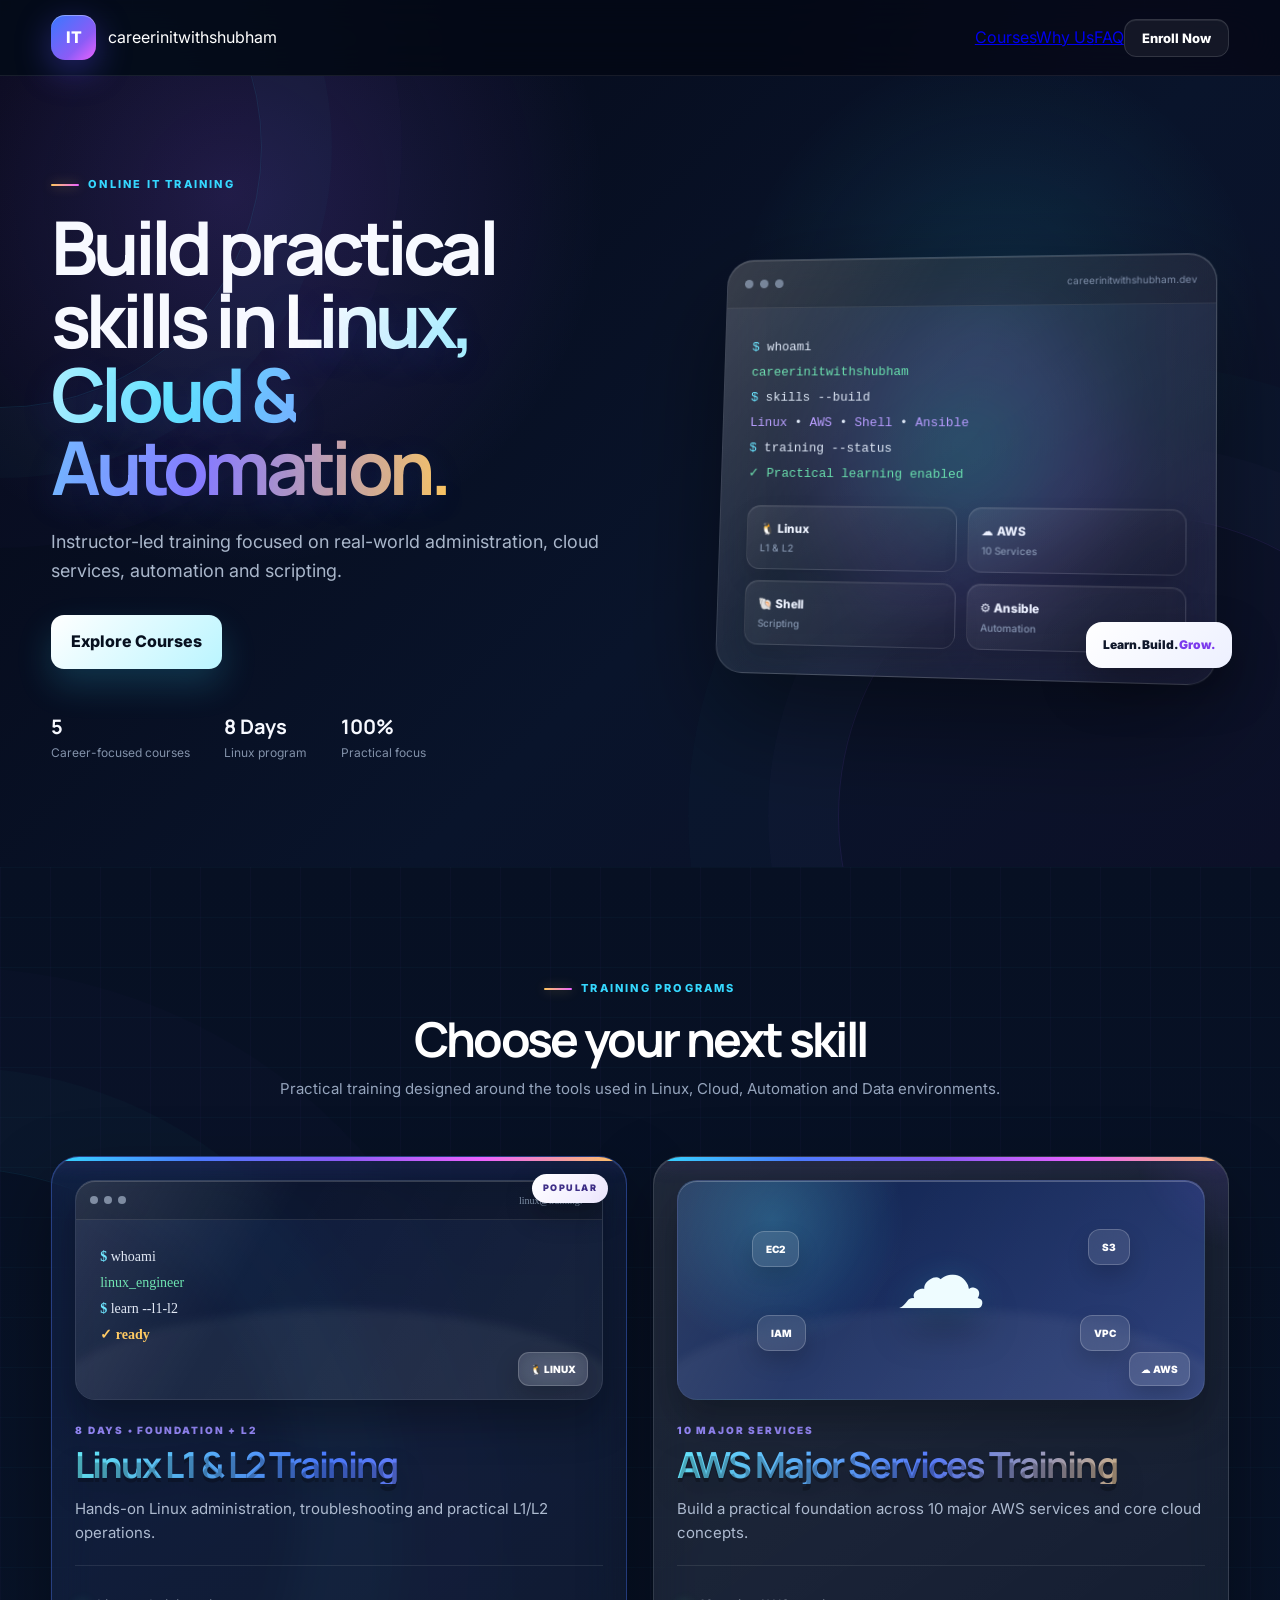
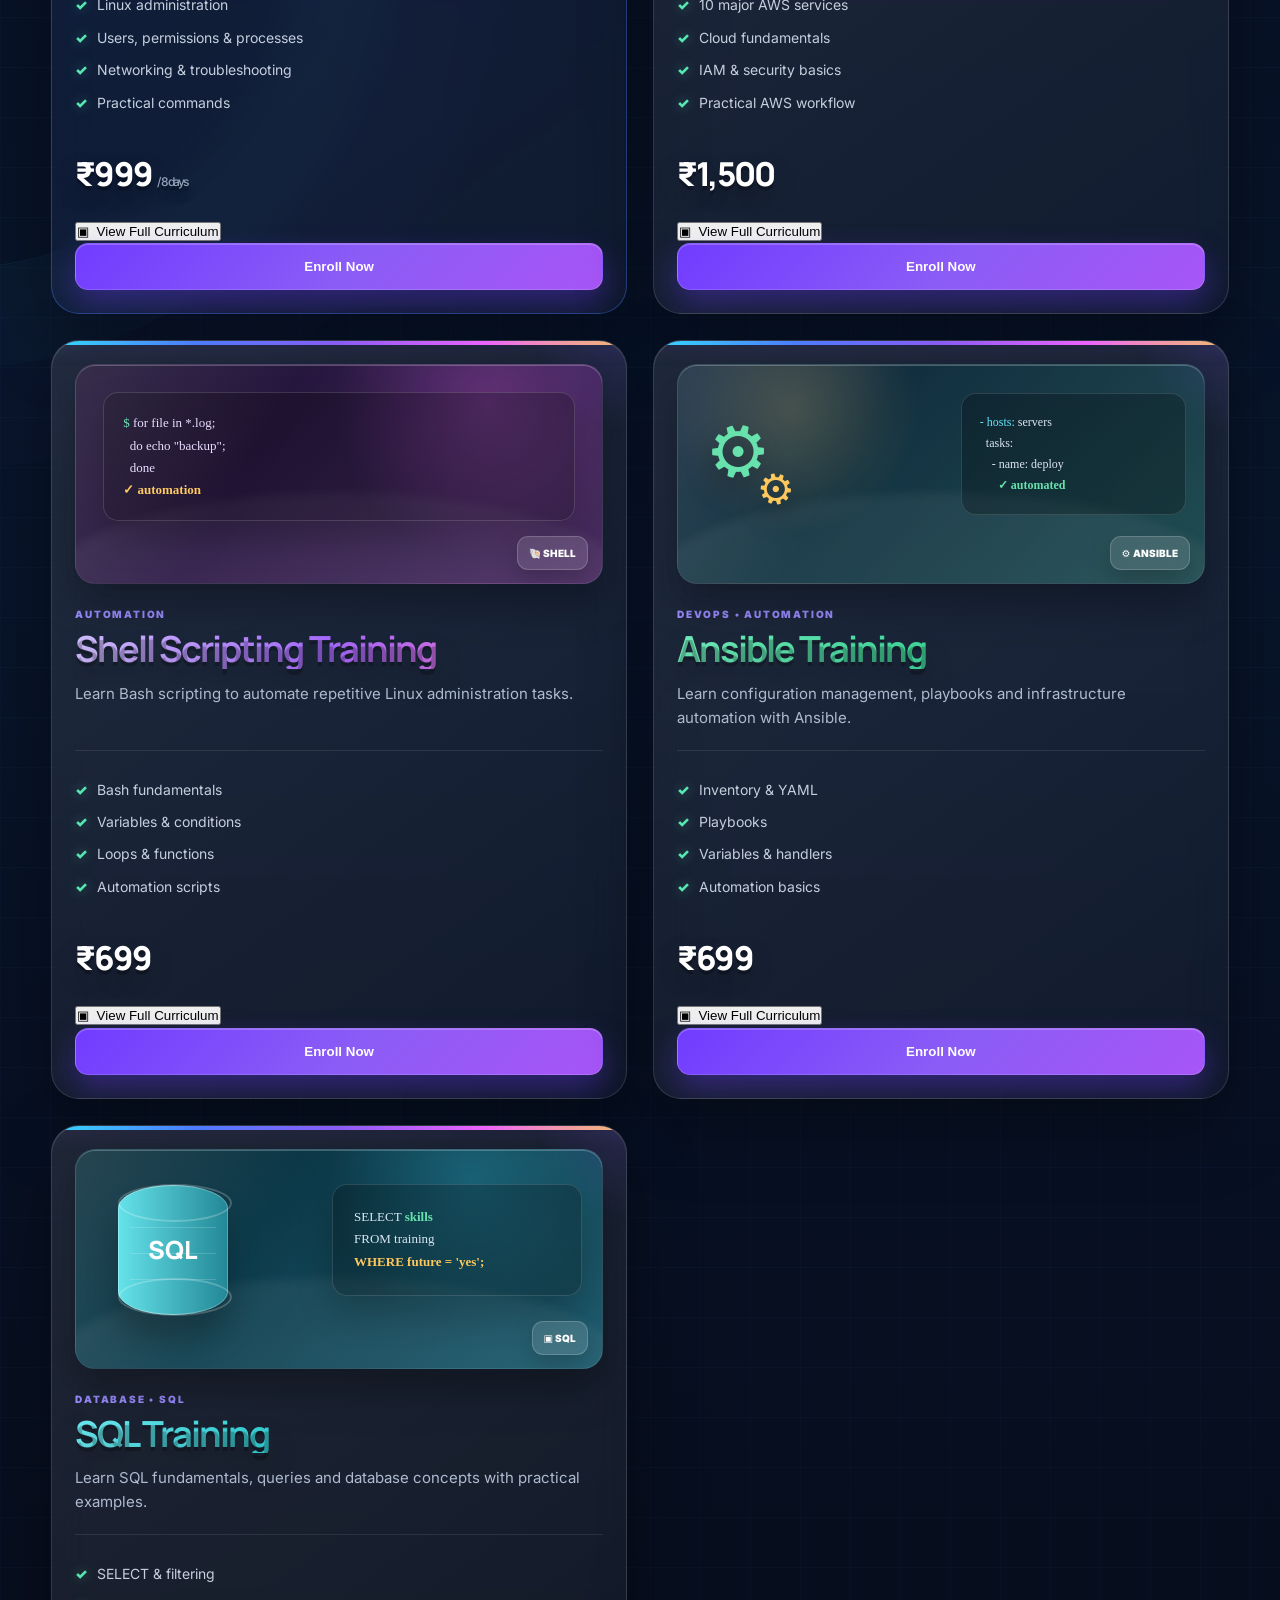
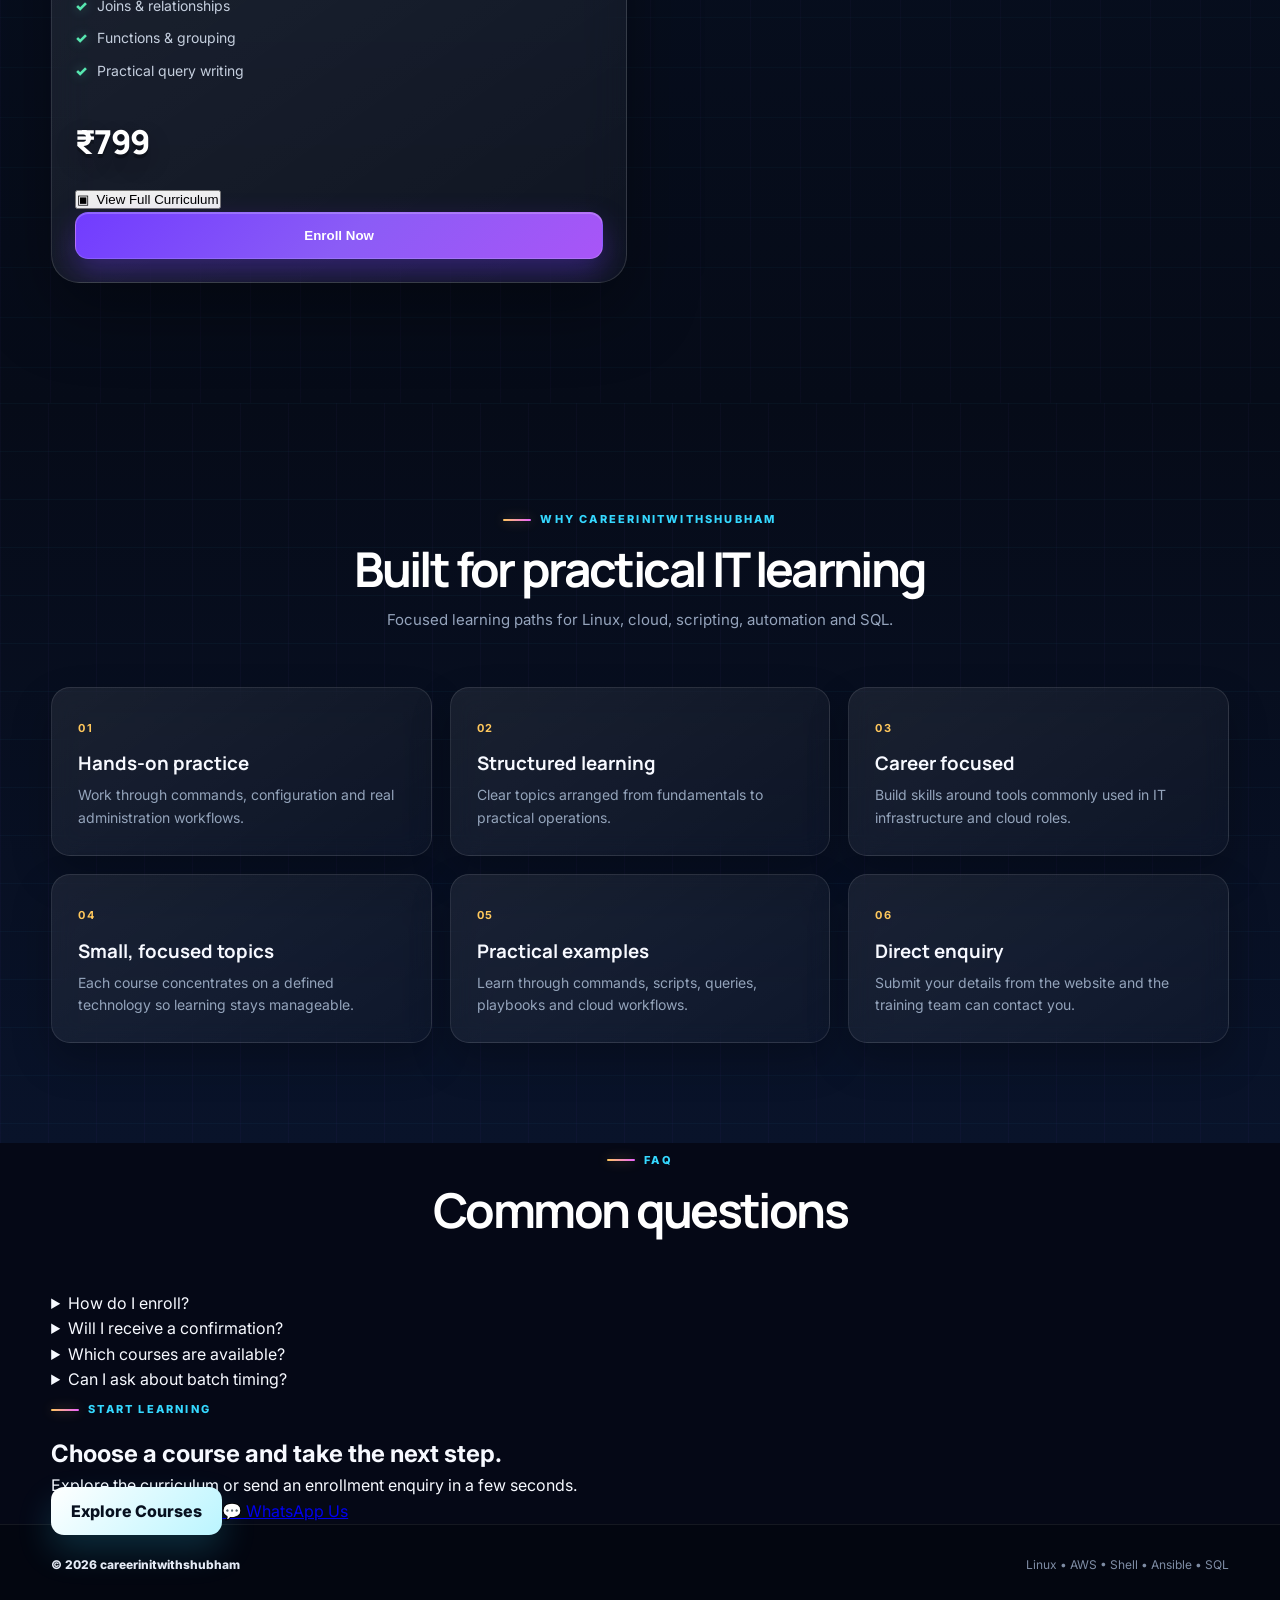
<file: shubham.html>
<!DOCTYPE html>
<html lang="en">
<head>
<meta charset="UTF-8">
<meta name="viewport" content="width=device-width, initial-scale=1.0">
<title>careerinitwithshubham | IT Training</title>
<meta name="description" content="careerinitwithshubham — practical training in Linux, AWS, Shell Scripting, Ansible and SQL.">
<link rel="preconnect" href="https://fonts.googleapis.com">
<link rel="preconnect" href="https://fonts.gstatic.com" crossorigin>
<style>
@import url('https://fonts.googleapis.com/css2?family=Inter:wght@400;500;600;700;800&family=Manrope:wght@600;700;800&display=swap');
:root{
  --bg:#050816; --bg2:#091126; --panel:#0c1730; --panel2:#111d39;
  --text:#f7f9ff; --muted:#9aa8c0; --cyan:#35d8ff; --blue:#4d7cff;
  --purple:#8b5cf6; --pink:#ec63ff; --green:#54e6b0; --gold:#ffc85c;
  --line:rgba(255,255,255,.11); --shadow:0 30px 80px rgba(0,0,0,.42);
}
*{box-sizing:border-box;margin:0;padding:0}
html{scroll-behavior:smooth}
body{font-family:Inter,system-ui,sans-serif;color:var(--text);background:var(--bg);line-height:1.6;overflow-x:hidden}
body:before{content:"";position:fixed;inset:0;z-index:-3;background:radial-gradient(circle at 10% 10%,rgba(53,216,255,.12),transparent 25%),radial-gradient(circle at 90% 15%,rgba(139,92,246,.14),transparent 28%),radial-gradient(circle at 50% 90%,rgba(77,124,255,.10),transparent 30%),#050816}
body:after{content:"";position:fixed;inset:0;z-index:-2;opacity:.3;background-image:linear-gradient(rgba(92,130,200,.06) 1px,transparent 1px),linear-gradient(90deg,rgba(92,130,200,.06) 1px,transparent 1px);background-size:44px 44px;mask-image:linear-gradient(to bottom,black,transparent 95%)}
.container{width:min(1180px,92%);margin:auto}
/* NAV */
.navbar{height:76px;position:sticky;top:0;z-index:100;background:rgba(4,9,22,.82);backdrop-filter:blur(22px);border-bottom:1px solid rgba(255,255,255,.08)}
.nav-inner{height:100%;display:flex;align-items:center;justify-content:space-between}.brand{display:flex;align-items:center;gap:12px;text-decoration:none;color:#fff}.brand-mark{width:45px;height:45px;border-radius:14px;display:grid;place-items:center;font-weight:800;background:linear-gradient(135deg,#3978ff,#8b5cf6 65%,#ec63ff);box-shadow:0 10px 35px rgba(91,77,255,.4),inset 0 1px 0 rgba(255,255,255,.35)}.brand-text{font-family:Manrope;font-size:18px;font-weight:800;letter-spacing:-.04em}.nav-btn{padding:10px 17px;border-radius:12px;color:#fff;text-decoration:none;font-size:13px;font-weight:800;border:1px solid rgba(255,255,255,.13);background:rgba(255,255,255,.055);box-shadow:inset 0 1px 0 rgba(255,255,255,.08);transition:.25s}.nav-btn:hover{transform:translateY(-2px);border-color:rgba(139,92,246,.5);background:rgba(139,92,246,.13)}
/* HERO */
.hero{position:relative;overflow:hidden;padding:92px 0 105px;background:radial-gradient(circle at 78% 30%,rgba(53,216,255,.12),transparent 23%),radial-gradient(circle at 18% 15%,rgba(139,92,246,.20),transparent 30%),linear-gradient(135deg,#050816,#09142b 58%,#0c1028)}
.hero:before{content:"";position:absolute;width:520px;height:520px;left:-260px;top:-190px;border:1px solid rgba(53,216,255,.10);border-radius:50%;box-shadow:0 0 0 70px rgba(53,216,255,.018),0 0 0 140px rgba(139,92,246,.014)}
.hero:after{content:"";position:absolute;right:-160px;bottom:-250px;width:600px;height:600px;border:1px solid rgba(139,92,246,.12);border-radius:50%;box-shadow:0 0 0 70px rgba(139,92,246,.018),0 0 0 150px rgba(53,216,255,.012)}
.hero-grid{display:grid;grid-template-columns:1fr .9fr;gap:55px;align-items:center;position:relative;z-index:2}.eyebrow{font-size:11px;letter-spacing:.2em;font-weight:800;color:var(--cyan);display:inline-flex;align-items:center;gap:9px;margin-bottom:16px}.eyebrow:before{content:"";width:28px;height:2px;background:linear-gradient(90deg,var(--gold),var(--pink));border-radius:4px;box-shadow:0 0 12px rgba(255,200,92,.45)}
.hero h1{font-family:Manrope;font-size:clamp(44px,5.8vw,76px);line-height:.99;letter-spacing:-.065em;max-width:760px}.hero h1 .gradient{background:linear-gradient(100deg,#fff 5%,#64e7ff 38%,#8b7dff 70%,#ffc85c 100%);-webkit-background-clip:text;background-clip:text;color:transparent;text-shadow:0 10px 35px rgba(70,100,255,.15)}.hero-copy{font-size:18px;color:#a9b6ca;max-width:650px;margin:24px 0 30px}.hero-actions{display:flex;gap:12px;flex-wrap:wrap}.primary-btn,.secondary-btn{padding:14px 20px;border-radius:13px;text-decoration:none;font-weight:800;transition:.25s}.primary-btn{color:#07101f;background:linear-gradient(135deg,#fff,#baf5ff);box-shadow:0 16px 35px rgba(53,216,255,.18)}.primary-btn:hover{transform:translateY(-3px);box-shadow:0 20px 42px rgba(53,216,255,.28)}.secondary-btn{color:#fff;border:1px solid rgba(255,255,255,.14);background:rgba(255,255,255,.055);backdrop-filter:blur(10px)}.secondary-btn:hover{transform:translateY(-3px);border-color:rgba(139,92,246,.55);background:rgba(139,92,246,.12)}.trust-row{display:flex;gap:34px;margin-top:42px}.trust-row div{display:flex;flex-direction:column}.trust-row strong{font-family:Manrope;font-size:20px}.trust-row span{font-size:12px;color:#8291a9}
/* HERO 3D */
.visual-wrap{position:relative;min-height:455px;display:grid;place-items:center;perspective:1400px}.glow{position:absolute;width:380px;height:380px;border-radius:50%;background:radial-gradient(circle,rgba(53,216,255,.18),rgba(139,92,246,.12) 45%,transparent 70%);filter:blur(18px)}.device{width:min(500px,100%);border:1px solid rgba(255,255,255,.15);border-radius:28px;background:linear-gradient(145deg,rgba(255,255,255,.13),rgba(255,255,255,.035));backdrop-filter:blur(22px);box-shadow:0 40px 110px rgba(0,0,0,.45),inset 0 1px 0 rgba(255,255,255,.17);overflow:hidden;position:relative;z-index:2;transform:rotateX(5deg) rotateY(-8deg) rotateZ(1deg);transform-style:preserve-3d}.device:before{content:"";position:absolute;inset:0;background:linear-gradient(120deg,rgba(255,255,255,.10),transparent 32%,rgba(139,92,246,.06));pointer-events:none}.device-top{height:50px;padding:0 18px;display:flex;align-items:center;gap:7px;border-bottom:1px solid rgba(255,255,255,.09);background:rgba(0,0,0,.20)}.device-top i{width:9px;height:9px;border-radius:50%;background:#6c7b91}.device-top span{margin-left:auto;color:#7d8ea6;font-size:10px}.device-body{padding:28px}.code-line{font:13px/2 ui-monospace,SFMono-Regular,monospace;color:#dce6f5}.code-line .p{color:#62e4ff}.code-line .g{color:#68e0ad}.code-line .v{color:#b79cff}.skill-stack{display:grid;grid-template-columns:repeat(2,1fr);gap:11px;margin-top:19px}.skill{border:1px solid rgba(255,255,255,.11);background:linear-gradient(145deg,rgba(255,255,255,.08),rgba(0,0,0,.13));border-radius:14px;padding:13px;color:#eef4ff;font-weight:800;font-size:12px;box-shadow:inset 0 1px 0 rgba(255,255,255,.07),0 12px 25px rgba(0,0,0,.12)}.skill small{display:block;color:#8495ae;font-weight:500;margin-top:2px}.badge-float{position:absolute;z-index:4;right:-3px;bottom:25px;background:linear-gradient(135deg,#fff,#edf0ff);color:#10182b;border-radius:16px;padding:13px 17px;box-shadow:0 20px 45px rgba(0,0,0,.34);font-size:12px;font-weight:900}.badge-float span{color:#7c3aed}
/* COURSES */
.courses-section{position:relative;overflow:hidden;padding:105px 0 120px;background:linear-gradient(180deg,#071023 0%,#08142a 48%,#060b18 100%)}.courses-section:before{content:"";position:absolute;inset:0;background-image:linear-gradient(rgba(53,216,255,.045) 1px,transparent 1px),linear-gradient(90deg,rgba(139,92,246,.045) 1px,transparent 1px);background-size:50px 50px;opacity:.7}.courses-section:after{content:"";position:absolute;width:700px;height:700px;left:-400px;top:300px;border-radius:50%;border:1px solid rgba(53,216,255,.08);box-shadow:0 0 0 100px rgba(53,216,255,.018),0 0 0 200px rgba(139,92,246,.012)}.courses-section .container{position:relative;z-index:2}.section-heading{text-align:center;max-width:760px;margin:0 auto 55px}.section-heading h2{font-family:Manrope;font-size:clamp(34px,4vw,48px);line-height:1.05;letter-spacing:-.055em;color:#fff}.section-heading p{color:#95a4bc;margin-top:13px;font-size:15px}.section-heading .eyebrow{justify-content:center}
.course-grid{display:grid;grid-template-columns:repeat(2,1fr);gap:26px;perspective:1600px}.course-card{position:relative;overflow:hidden;display:flex;flex-direction:column;min-height:650px;padding:23px;border-radius:28px;background:linear-gradient(145deg,rgba(255,255,255,.105),rgba(255,255,255,.035));border:1px solid rgba(255,255,255,.13);box-shadow:0 28px 70px rgba(0,0,0,.35),inset 0 1px 0 rgba(255,255,255,.13);backdrop-filter:blur(18px);transform-style:preserve-3d;transition:transform .35s ease,box-shadow .35s ease,border-color .35s ease}.course-card:before{content:"";position:absolute;inset:0 0 auto;height:4px;background:linear-gradient(90deg,#35d8ff,#4d7cff,#8b5cf6,#ec63ff,#ffc85c);box-shadow:0 0 20px rgba(139,92,246,.35)}.course-card:after{content:"";position:absolute;width:230px;height:230px;right:-130px;top:-130px;border-radius:50%;background:radial-gradient(circle,rgba(139,92,246,.16),transparent 68%);pointer-events:none}.course-card:hover{transform:translateY(-10px) rotateX(2deg) rotateY(-1deg);border-color:rgba(139,92,246,.42);box-shadow:0 40px 95px rgba(0,0,0,.46),0 0 35px rgba(139,92,246,.10),inset 0 1px 0 rgba(255,255,255,.18)}.course-card.featured{border-color:rgba(77,124,255,.38);background:linear-gradient(145deg,rgba(77,124,255,.12),rgba(255,255,255,.035))}.course-card.featured:after{content:"POPULAR";position:absolute;right:18px;top:17px;width:auto;height:auto;border-radius:999px;padding:7px 11px;font-size:9px;letter-spacing:.16em;font-weight:900;color:#3f2f87;background:linear-gradient(135deg,#fff,#ede7ff);box-shadow:0 12px 28px rgba(0,0,0,.25);z-index:5}
.course-visual{height:220px;flex:none;border-radius:20px;margin-bottom:22px;position:relative;overflow:hidden;isolation:isolate;transform:translateZ(14px);border:1px solid rgba(255,255,255,.15);box-shadow:inset 0 1px 0 rgba(255,255,255,.23),0 22px 40px rgba(0,0,0,.30)}.course-visual:before{content:"";position:absolute;inset:0;background:linear-gradient(120deg,rgba(255,255,255,.12),transparent 35%,rgba(255,255,255,.035));pointer-events:none}.course-visual:after{content:"";position:absolute;inset:auto -30px -100px;height:190px;border-radius:50%;background:rgba(255,255,255,.055);filter:blur(5px);z-index:-1}.mini-top{height:39px;padding:0 14px;display:flex;align-items:center;gap:6px;background:rgba(0,0,0,.23);border-bottom:1px solid rgba(255,255,255,.10);color:#7f91aa;font:10px ui-monospace}.mini-top i{width:8px;height:8px;border-radius:50%;background:#718098}.mini-top span{margin-left:auto}.mini-code{font:14px/1.85 ui-monospace;color:#e0e8f5;padding:24px}.mini-code b{color:#63e4ff}.mini-code em{color:#67e2ad;font-style:normal}.mini-code strong{color:#ffc85c}.visual-badge{position:absolute;right:14px;bottom:13px;padding:8px 11px;border-radius:11px;background:rgba(255,255,255,.12);border:1px solid rgba(255,255,255,.18);color:#fff;font-size:10px;font-weight:900;backdrop-filter:blur(12px);box-shadow:0 10px 24px rgba(0,0,0,.2)}
.cloud-3d{background:radial-gradient(circle at 18% 18%,rgba(53,216,255,.22),transparent 28%),linear-gradient(145deg,#10234c,#273b78)}.cloud-shape{position:absolute;font-size:92px;left:50%;top:43%;transform:translate(-50%,-50%);color:#eefcff;filter:drop-shadow(0 20px 18px rgba(0,0,0,.28));text-shadow:0 0 28px rgba(53,216,255,.15)}.service-chip{position:absolute;padding:9px 13px;border-radius:12px;background:rgba(255,255,255,.11);border:1px solid rgba(255,255,255,.20);color:#fff;font-size:10px;font-weight:900;box-shadow:0 10px 22px rgba(0,0,0,.16);backdrop-filter:blur(9px)}.s1{left:14%;top:23%}.s2{right:14%;top:22%}.s3{left:15%;bottom:22%}.s4{right:14%;bottom:22%}
.shell-3d{background:radial-gradient(circle at 78% 18%,rgba(236,99,255,.25),transparent 34%),linear-gradient(145deg,#1b1132,#45275f)}.shell-window{margin:27px;border-radius:15px;padding:19px;background:rgba(0,0,0,.25);border:1px solid rgba(255,255,255,.14);font:13px/1.7 ui-monospace;color:#e5dcff;box-shadow:0 18px 35px rgba(0,0,0,.24)}.shell-window span{color:#65e1ae}.shell-window b{color:#ffc85c}
.ansible-3d{background:radial-gradient(circle at 22% 20%,rgba(255,200,92,.18),transparent 28%),linear-gradient(145deg,#10253b,#18474c)}.gear{position:absolute;color:#67e2ad;text-shadow:0 15px 25px rgba(0,0,0,.35)}.gear-a{font-size:72px;left:28px;top:28px;transform:rotate(17deg)}.gear-b{font-size:42px;left:79px;top:90px;transform:rotate(-12deg);color:#ffc85c}.playbook{position:absolute;right:18px;top:28px;width:225px;border-radius:15px;padding:18px;background:rgba(0,0,0,.25);border:1px solid rgba(255,255,255,.13);font:12px/1.75 ui-monospace;color:#dce6f3}.playbook span{color:#63e4ff}.playbook b{color:#67e2ad}
.sql-3d{background:radial-gradient(circle at 75% 15%,rgba(53,216,255,.20),transparent 32%),linear-gradient(145deg,#082b39,#16576a)}.db-cylinder{position:absolute;left:42px;top:35px;width:110px;height:130px;border-radius:50%/18%;background:linear-gradient(90deg,#65e3ea,#238796);box-shadow:inset 0 0 0 1px rgba(255,255,255,.25),0 25px 32px rgba(0,0,0,.24);display:grid;place-items:center;color:#fff;font-family:Manrope;font-weight:800;font-size:25px}.db-cylinder:before,.db-cylinder:after{content:"";position:absolute;left:0;width:100%;height:34px;border:2px solid rgba(255,255,255,.22);border-radius:50%}.db-cylinder:before{top:-1px}.db-cylinder:after{bottom:-1px}.db-cylinder i{position:absolute;left:12px;right:12px;height:1px;background:rgba(255,255,255,.16)}.db-cylinder i:nth-of-type(1){top:42px}.db-cylinder i:nth-of-type(2){top:68px}.db-cylinder i:nth-of-type(3){top:94px}.query-card{position:absolute;right:20px;top:34px;width:250px;border-radius:15px;padding:21px;background:rgba(0,0,0,.24);border:1px solid rgba(255,255,255,.13);font:13px/1.75 ui-monospace;color:#d9e7f3;box-shadow:0 18px 35px rgba(0,0,0,.22)}.query-card b{color:#67e2ad}.query-card strong{color:#ffc85c}
.course-tag{font-size:10px;letter-spacing:.18em;font-weight:900;color:#9a8cff;text-transform:uppercase}.course-card h3{font-family:Manrope;font-size:clamp(27px,3vw,36px);line-height:1.06;letter-spacing:-.055em;margin:8px 0 13px;transform:translateZ(18px);text-shadow:0 4px 0 rgba(0,0,0,.24),0 13px 28px rgba(0,0,0,.28)}.course-linux h3{background:linear-gradient(100deg,#65e9f7,#4d7cff 48%,#a98cff);-webkit-background-clip:text;color:transparent}.course-aws h3{background:linear-gradient(100deg,#67eaff,#5b7fff 48%,#ffc85c);-webkit-background-clip:text;color:transparent}.course-shell h3{background:linear-gradient(100deg,#d2c0ff,#a86cff 48%,#ff72bd);-webkit-background-clip:text;color:transparent}.course-ansible h3{background:linear-gradient(100deg,#72edbb,#3fd79a 50%,#ffc85c);-webkit-background-clip:text;color:transparent}.course-sql h3{background:linear-gradient(100deg,#6deaf2,#22c6c9 50%,#6f91ff);-webkit-background-clip:text;color:transparent}.course-card p{font-size:15px;color:#aebbd0;min-height:48px}.course-card ul{list-style:none;border-top:1px solid rgba(255,255,255,.09);padding-top:18px;margin:20px 0 24px}.course-card li{font-size:14px;color:#c5cfde;margin:10px 0}.course-card li:before{content:"✓";color:#57e7b0;font-weight:900;margin-right:10px;text-shadow:0 0 12px rgba(87,231,176,.45)}.course-bottom{margin-top:auto}.price{font-family:Manrope;font-size:33px;font-weight:800;letter-spacing:-.055em;margin-bottom:17px;color:#fff;text-shadow:0 4px 0 rgba(0,0,0,.25),0 10px 25px rgba(0,0,0,.22)}.price small{font-family:Inter;font-size:12px;color:#96a5bb;font-weight:500}.contact-price{font-size:33px}.enroll-btn{width:100%;padding:15px;border-radius:13px;border:1px solid rgba(255,255,255,.16);background:linear-gradient(135deg,#713cff,#8b5cf6 52%,#a855f7)!important;color:#fff!important;font-weight:900;cursor:pointer;transition:.25s;box-shadow:0 14px 30px rgba(113,60,255,.34),inset 0 1px 0 rgba(255,255,255,.22)}.enroll-btn:hover{transform:translateY(-3px);box-shadow:0 18px 38px rgba(113,60,255,.45),inset 0 1px 0 rgba(255,255,255,.28)}
/* WHY */
.section.light{position:relative;padding:100px 0;background:linear-gradient(180deg,#060b18,#09132a);overflow:hidden}.section.light:before{content:"";position:absolute;inset:0;background-image:linear-gradient(rgba(53,216,255,.035) 1px,transparent 1px),linear-gradient(90deg,rgba(139,92,246,.035) 1px,transparent 1px);background-size:48px 48px}.section.light .container{position:relative;z-index:1}.section.light .section-heading h2{color:#fff}.section.light .benefits{display:grid;grid-template-columns:repeat(3,1fr);gap:18px}.benefits>div{padding:26px;border:1px solid rgba(255,255,255,.11);background:linear-gradient(145deg,rgba(255,255,255,.075),rgba(255,255,255,.025));border-radius:19px;backdrop-filter:blur(12px);box-shadow:0 18px 40px rgba(0,0,0,.24);transition:.25s}.benefits>div:hover{transform:translateY(-6px);border-color:rgba(139,92,246,.35)}.benefits b{font-size:11px;color:#ffc85c;letter-spacing:.13em}.benefits h3{font-family:Manrope;margin:10px 0 5px}.benefits p{font-size:14px;color:#94a4bb}
/* MODAL */
.modal{display:none;position:fixed;inset:0;z-index:200;align-items:center;justify-content:center;padding:18px}.modal.open{display:flex}.modal-backdrop{position:absolute;inset:0;background:rgba(2,5,15,.78);backdrop-filter:blur(11px)}.modal-box{position:relative;background:linear-gradient(145deg,#fff,#f3f5ff);color:#101827;width:min(520px,100%);max-height:92vh;overflow:auto;border-radius:25px;padding:34px;box-shadow:0 40px 110px rgba(0,0,0,.5);z-index:1;border-top:4px solid #7c3aed}.close{position:absolute;right:17px;top:14px;border:0;background:#eef0f6;width:38px;height:38px;border-radius:50%;font-size:25px;color:#667085;cursor:pointer}.modal-head h2{font-family:Manrope;font-size:31px;letter-spacing:-.045em}.modal-head p{color:#667085;font-size:14px;margin:4px 0 22px}.modal form label{display:block;font-size:13px;font-weight:800;margin:15px 0}.modal input{display:block;width:100%;margin-top:7px;border:1px solid #d2d8e2;border-radius:12px;padding:13px 14px;font:inherit;outline:none;background:#fff}.modal input:focus{border-color:#7957ef;box-shadow:0 0 0 4px rgba(121,87,239,.11)}.submit-btn{width:100%;margin-top:10px;border:0;background:linear-gradient(135deg,#713cff,#a855f7);color:#fff;padding:14px;border-radius:12px;font-weight:900;cursor:pointer;font-size:15px;box-shadow:0 12px 25px rgba(113,60,255,.25)}.submit-btn:disabled{opacity:.55}.form-note,.form-status{font-size:11px;color:#667085;text-align:center;margin-top:12px}.form-status.success{color:#159a70;font-weight:800}.form-status.error{color:#d44755;font-weight:800}
footer{background:#030610;color:#7e8ca4;padding:30px 0;font-size:12px;border-top:1px solid rgba(255,255,255,.07)}.footer-inner{display:flex;justify-content:space-between;gap:15px}.footer-inner span:first-child{color:#e5ebf6;font-weight:800}
@media(max-width:920px){.hero-grid{grid-template-columns:1fr}.visual-wrap{min-height:400px}.course-grid{grid-template-columns:1fr 1fr}}
@media(max-width:700px){.navbar{height:70px}.brand-text{font-size:15px}.nav-btn{display:none}.hero{padding:65px 0 75px}.hero-grid{gap:42px}.hero h1{font-size:43px}.hero-copy{font-size:16px}.visual-wrap{min-height:350px}.device{transform:none}.courses-section{padding:75px 0 90px}.course-grid{grid-template-columns:1fr;gap:22px}.course-card{min-height:0;padding:20px}.course-visual{height:200px}.course-card h3{font-size:31px}.section.light{padding:75px 0}.section.light .benefits{grid-template-columns:1fr}.trust-row{gap:18px}.trust-row strong{font-size:18px}.trust-row span{font-size:11px}}
@media(max-width:480px){.container{width:min(100% - 28px,1180px)}.brand-mark{width:43px;height:43px}.brand-text{font-size:14px}.hero h1{font-size:39px}.hero-copy{font-size:15px}.trust-row{display:grid;grid-template-columns:1fr 1fr}.device-body{padding:20px}.skill-stack{gap:8px}.skill{padding:11px 10px}.badge-float{right:0;bottom:12px}.course-card{border-radius:24px}.course-visual{height:185px}.mini-code{padding:20px;font-size:13px}.cloud-shape{font-size:76px}.query-card{width:210px;right:12px}.db-cylinder{left:24px;width:95px}.playbook{right:10px;width:195px}.shell-window{margin:22px;padding:16px}.modal-box{padding:27px 22px}.modal-head h2{font-size:28px}.footer-inner{flex-direction:column}}
</style>
</head>
<body>
  <header class="navbar">
    <div class="container nav-inner">
      <a class="brand" href="#"><span class="brand-mark">IT</span><span>careerinitwithshubham</span></a>
      <div class="nav-links"><a href="#courses">Courses</a><a href="#why-us">Why Us</a><a href="#faq">FAQ</a><a class="nav-btn" href="#courses">Enroll Now</a></div>
    </div>
  </header>

  <main>
    <section class="hero">
      <div class="container hero-grid">
        <div>
          <span class="eyebrow">ONLINE IT TRAINING</span>
          <h1>Build practical skills in <span class="gradient">Linux, Cloud & Automation.</span></h1>
          <p class="hero-copy">Instructor-led training focused on real-world administration, cloud services, automation and scripting.</p>
          <div class="hero-actions">
            <a class="primary-btn" href="#courses">Explore Courses</a>
          </div>
          <div class="trust-row">
            <div><strong>5</strong><span>Career-focused courses</span></div>
            <div><strong>8 Days</strong><span>Linux program</span></div>
            <div><strong>100%</strong><span>Practical focus</span></div>
          </div>
        </div>
        <div class="visual-wrap">
          <div class="glow"></div>
          <div class="device">
            <div class="device-top"><i></i><i></i><i></i><span>careerinitwithshubham.dev</span></div>
            <div class="device-body">
              <div class="code-line"><span class="p">$</span> whoami</div>
              <div class="code-line"><span class="g">careerinitwithshubham</span></div>
              <div class="code-line"><span class="p">$</span> skills --build</div>
              <div class="code-line"><span class="v">Linux</span> • <span class="v">AWS</span> • <span class="v">Shell</span> • <span class="v">Ansible</span></div>
              <div class="code-line"><span class="p">$</span> training --status</div>
              <div class="code-line"><span class="g">✓ Practical learning enabled</span></div>
              <div class="skill-stack">
                <div class="skill">🐧 Linux<small>L1 & L2</small></div>
                <div class="skill">☁️ AWS<small>10 Services</small></div>
                <div class="skill">🐚 Shell<small>Scripting</small></div>
                <div class="skill">⚙️ Ansible<small>Automation</small></div>
              </div>
            </div>
          </div>
          <div class="badge-float">Learn. Build. <span>Grow.</span></div>
        </div>
      </div>
    </section>

    <section id="courses" class="courses-section">
      <div class="container">
        <div class="section-heading">
          <span class="eyebrow">TRAINING PROGRAMS</span>
          <h2>Choose your next skill</h2>
          <p>Practical training designed around the tools used in Linux, Cloud, Automation and Data environments.</p>
        </div>

        <div class="course-grid">
          <article class="course-card featured course-linux">
            <div class="course-visual terminal-3d">
              <div class="mini-top"><i></i><i></i><i></i><span>linux@training:~</span></div>
              <div class="mini-code"><b>$</b> whoami<br><em>linux_engineer</em><br><b>$</b> learn --l1-l2<br><strong>✓ ready</strong></div>
              <div class="visual-badge">🐧 LINUX</div>
            </div>
            <div class="course-tag">8 DAYS • FOUNDATION + L2</div>
            <h3>Linux L1 & L2 Training</h3>
            <p>Hands-on Linux administration, troubleshooting and practical L1/L2 operations.</p>
            <ul><li>Linux administration</li><li>Users, permissions & processes</li><li>Networking & troubleshooting</li><li>Practical commands</li></ul>
            <div class="course-bottom"><div class="price">₹999 <small>/ 8 days</small></div><div class="course-actions"><button class="curriculum-btn" data-curriculum="linux">▣ &nbsp;View Full Curriculum</button><button class="enroll-btn" data-course="Linux L1 & L2 Training" data-price="₹800 / 8 days">Enroll Now</button></div></div>
          </article>

          <article class="course-card course-aws">
            <div class="course-visual cloud-3d">
              <div class="cloud-shape">☁</div>
              <div class="service-chip s1">EC2</div><div class="service-chip s2">S3</div><div class="service-chip s3">IAM</div><div class="service-chip s4">VPC</div>
              <div class="visual-badge">☁ AWS</div>
            </div>
            <div class="course-tag">10 MAJOR SERVICES</div>
            <h3>AWS Major Services Training</h3>
            <p>Build a practical foundation across 10 major AWS services and core cloud concepts.</p>
            <ul><li>10 major AWS services</li><li>Cloud fundamentals</li><li>IAM & security basics</li><li>Practical AWS workflow</li></ul>
            <div class="course-bottom"><div class="price">₹1,500</div><div class="course-actions"><button class="curriculum-btn" data-curriculum="aws">▣ &nbsp;View Full Curriculum</button><button class="enroll-btn" data-course="AWS Major 10 Services Training" data-price="₹1,500">Enroll Now</button></div></div>
          </article>

          <article class="course-card course-shell">
            <div class="course-visual shell-3d">
              <div class="shell-window"><span>$</span> for file in *.log;<br>&nbsp;&nbsp;do echo "backup";<br>&nbsp;&nbsp;done<br><b>✓ automation</b></div>
              <div class="visual-badge">🐚 SHELL</div>
            </div>
            <div class="course-tag">AUTOMATION</div>
            <h3>Shell Scripting Training</h3>
            <p>Learn Bash scripting to automate repetitive Linux administration tasks.</p>
            <ul><li>Bash fundamentals</li><li>Variables & conditions</li><li>Loops & functions</li><li>Automation scripts</li></ul>
            <div class="course-bottom"><div class="price">₹699</div><div class="course-actions"><button class="curriculum-btn" data-curriculum="shell">▣ &nbsp;View Full Curriculum</button><button class="enroll-btn" data-course="Shell Scripting Training" data-price="₹599">Enroll Now</button></div></div>
          </article>

          <article class="course-card course-ansible">
            <div class="course-visual ansible-3d">
              <div class="gear gear-a">⚙</div><div class="gear gear-b">⚙</div>
              <div class="playbook"><span>- hosts:</span> servers<br>&nbsp;&nbsp;tasks:<br>&nbsp;&nbsp;&nbsp;&nbsp;- name: deploy<br>&nbsp;&nbsp;&nbsp;&nbsp;&nbsp;&nbsp;<b>✓ automated</b></div>
              <div class="visual-badge">⚙ ANSIBLE</div>
            </div>
            <div class="course-tag">DEVOPS • AUTOMATION</div>
            <h3>Ansible Training</h3>
            <p>Learn configuration management, playbooks and infrastructure automation with Ansible.</p>
            <ul><li>Inventory & YAML</li><li>Playbooks</li><li>Variables & handlers</li><li>Automation basics</li></ul>
            <div class="course-bottom"><div class="price">₹699</div><div class="course-actions"><button class="curriculum-btn" data-curriculum="ansible">▣ &nbsp;View Full Curriculum</button><button class="enroll-btn" data-course="Ansible Training" data-price="₹599">Enroll Now</button></div></div>
          </article>

          <article class="course-card course-sql">
            <div class="course-visual sql-3d">
              <div class="db-cylinder"><span>SQL</span><i></i><i></i><i></i></div>
              <div class="query-card">SELECT <b>skills</b><br>FROM training<br><strong>WHERE future = 'yes';</strong></div>
              <div class="visual-badge">▣ SQL</div>
            </div>
            <div class="course-tag">DATABASE • SQL</div>
            <h3>SQL Training</h3>
            <p>Learn SQL fundamentals, queries and database concepts with practical examples.</p>
            <ul><li>SELECT & filtering</li><li>Joins & relationships</li><li>Functions & grouping</li><li>Practical query writing</li></ul>
            <div class="course-bottom"><div class="price contact-price">₹799</div><div class="course-actions"><button class="curriculum-btn" data-curriculum="sql">▣ &nbsp;View Full Curriculum</button><button class="enroll-btn" data-course="SQL Training" data-price="₹799">Enroll Now</button></div></div>
          </article>
        </div>
      </div>
    </section>

    <section id="why-us" class="section light">
      <div class="container">
        <div class="section-heading"><span class="eyebrow">WHY CAREERINITWITHSHUBHAM</span><h2>Built for practical IT learning</h2><p>Focused learning paths for Linux, cloud, scripting, automation and SQL.</p></div>
        <div class="benefits">
          <div><b>01</b><h3>Hands-on practice</h3><p>Work through commands, configuration and real administration workflows.</p></div>
          <div><b>02</b><h3>Structured learning</h3><p>Clear topics arranged from fundamentals to practical operations.</p></div>
          <div><b>03</b><h3>Career focused</h3><p>Build skills around tools commonly used in IT infrastructure and cloud roles.</p></div>
          <div><b>04</b><h3>Small, focused topics</h3><p>Each course concentrates on a defined technology so learning stays manageable.</p></div>
          <div><b>05</b><h3>Practical examples</h3><p>Learn through commands, scripts, queries, playbooks and cloud workflows.</p></div>
          <div><b>06</b><h3>Direct enquiry</h3><p>Submit your details from the website and the training team can contact you.</p></div>
        </div>
      </div>
    </section>

    <section id="faq" class="faq-section">
      <div class="container">
        <div class="section-heading"><span class="eyebrow">FAQ</span><h2>Common questions</h2></div>
        <div class="faq-grid">
          <details><summary>How do I enroll?</summary><p>Choose a course and tap Enroll Now. Enter your name, email and mobile number, then submit the form.</p></details>
          <details><summary>Will I receive a confirmation?</summary><p>After a successful submission, the website shows a confirmation message and sends the enquiry through the configured Web3Forms workflow.</p></details>
          <details><summary>Which courses are available?</summary><p>Linux L1 & L2, AWS Major 10 Services, Shell Scripting, Ansible and SQL.</p></details>
          <details><summary>Can I ask about batch timing?</summary><p>Yes. Submit an enquiry and the training team can share the current batch information.</p></details>
        </div>
      </div>
    </section>

    <section class="contact-cta">
      <div class="container cta-inner">
        <div><span class="eyebrow">START LEARNING</span><h2>Choose a course and take the next step.</h2><p>Explore the curriculum or send an enrollment enquiry in a few seconds.</p></div>
        <div class="cta-actions"><a class="primary-btn" href="#courses">Explore Courses</a><a class="whatsapp-btn" href="https://wa.me/919760212834" target="_blank" rel="noopener">💬 WhatsApp Us</a></div>
      </div>
    </section>

</main>

  <div class="modal" id="curriculumModal" aria-hidden="true">
    <div class="modal-backdrop" data-curriculum-close></div>
    <div class="modal-box curriculum-box" role="dialog" aria-modal="true">
      <button class="close" data-curriculum-close aria-label="Close">×</button>
      <div class="modal-head"><span class="eyebrow">CURRICULUM</span><h2 id="curriculumTitle">Course curriculum</h2><p>Key topics covered in the training.</p></div>
      <ul class="curriculum-list" id="curriculumList"></ul>
      <button class="submit-btn" id="curriculumEnroll">Enroll in this course</button>
    </div>
  </div>

  <div class="modal" id="enrollModal" aria-hidden="true">
    <div class="modal-backdrop" data-close></div>
    <div class="modal-box" role="dialog" aria-modal="true" aria-labelledby="modalTitle">
      <button class="close" data-close aria-label="Close">×</button>
      <div class="modal-head">
        <span class="eyebrow">ENROLLMENT</span>
        <h2 id="modalTitle">Join the training</h2>
        <p id="selectedCourse">Course</p>
      </div>
      <form id="enrollForm">
        <input type="hidden" id="course" name="course">
        <input type="hidden" id="fee" name="fee">
        <label>Full Name<input name="name" type="text" placeholder="Enter your name" required></label>
        <label>Email Address<input name="email" type="email" placeholder="you@example.com" required></label>
        <label>Mobile Number<input name="mobile" type="tel" inputmode="numeric" pattern="[0-9+\-\s]{8,15}" placeholder="Enter mobile number" required></label>
        <button class="submit-btn" type="submit" id="submitBtn">Submit Enrollment</button>
        <p class="form-note">By submitting, you agree that your details may be used to contact you about this training.</p>
        <p class="form-status" id="formStatus" role="status"></p>
      </form>
    </div>
  </div>

  <footer><div class="container footer-inner"><span>© 2026 careerinitwithshubham</span><span>Linux • AWS • Shell • Ansible • SQL</span></div></footer>
  <script>
// Web3Forms email configuration
// Recipient configured in the Web3Forms account: shubhamtechm1234@gmail.com
const WEB3FORMS_ENDPOINT = "https://api.web3forms.com/submit";
const WEB3FORMS_ACCESS_KEY = "8d78150b-1dc4-4642-9845-083b4ae294c1";

const modal = document.getElementById("enrollModal");
const form = document.getElementById("enrollForm");
const statusEl = document.getElementById("formStatus");
const submitBtn = document.getElementById("submitBtn");

const curriculumModal = document.getElementById("curriculumModal");
const curriculumTitle = document.getElementById("curriculumTitle");
const curriculumList = document.getElementById("curriculumList");
const curriculumEnroll = document.getElementById("curriculumEnroll");
let selectedCurriculum = null;
const curriculumData = {
  linux: {title:"Linux L1 & L2 Training", course:"Linux L1 & L2 Training", price:"₹999 / 8 days", items:["Linux administration & filesystem","Users, groups & permissions","Processes, services & logs","Networking & troubleshooting","Storage, packages & practical commands","L1/L2 troubleshooting workflows"]},
  aws: {title:"AWS Major 10 Services Training", course:"AWS Major 10 Services Training", price:"₹1,500", items:["EC2","S3","IAM","VPC","RDS","CloudWatch","Lambda","Route 53","ELB","Auto Scaling"]},
  shell: {title:"Shell Scripting Training", course:"Shell Scripting Training", price:"₹699", items:["Bash fundamentals","Variables, conditions & input","Loops & functions","Files, text processing & logs","Automation scripts","Practical Linux automation"]},
  ansible: {title:"Ansible Training", course:"Ansible Training", price:"₹699", items:["Inventory & YAML","Playbooks & tasks","Variables, facts & handlers","Templates","Roles & reusable automation","Practical deployment workflow"]},
  sql: {title:"SQL Training", course:"SQL Training", price:"₹799", items:["SELECT, filtering & sorting","Joins & relationships","Aggregate functions & GROUP BY","Subqueries & practical queries","Database concepts","Query writing practice"]}
};

document.querySelectorAll("[data-curriculum]").forEach(btn=>{
  btn.addEventListener("click",()=>{
    const data=curriculumData[btn.dataset.curriculum];
    if(!data) return;
    selectedCurriculum=data;
    curriculumTitle.textContent=data.title;
    curriculumList.innerHTML=data.items.map(x=>`<li>${x}</li>`).join("");
    curriculumModal.classList.add("open");
    curriculumModal.setAttribute("aria-hidden","false");
  });
});

document.querySelectorAll("[data-curriculum-close]").forEach(el=>el.addEventListener("click",closeCurriculum));
function closeCurriculum(){curriculumModal.classList.remove("open");curriculumModal.setAttribute("aria-hidden","true");}
curriculumEnroll.addEventListener("click",()=>{
  closeCurriculum();
  if(selectedCurriculum){
    document.getElementById("course").value=selectedCurriculum.course;
    document.getElementById("fee").value=selectedCurriculum.price;
    document.getElementById("selectedCourse").textContent=`${selectedCurriculum.course} — ${selectedCurriculum.price}`;
    statusEl.textContent=""; statusEl.className="form-status";
    modal.classList.add("open"); modal.setAttribute("aria-hidden","false");
    setTimeout(()=>document.querySelector('[name="name"]').focus(),50);
  }
});

document.querySelectorAll(".enroll-btn").forEach(btn => {
  btn.addEventListener("click", () => {
    document.getElementById("course").value = btn.dataset.course;
    document.getElementById("fee").value = btn.dataset.price;
    document.getElementById("selectedCourse").textContent =
      `${btn.dataset.course} — ${btn.dataset.price}`;
    statusEl.textContent = "";
    statusEl.className = "form-status";
    modal.classList.add("open");
    modal.setAttribute("aria-hidden", "false");
    setTimeout(() => document.querySelector('[name="name"]').focus(), 50);
  });
});

document.querySelectorAll("[data-close]").forEach(el => el.addEventListener("click", closeModal));
document.addEventListener("keydown", e => { if (e.key === "Escape") { closeModal(); closeCurriculum(); } });

function closeModal() {
  modal.classList.remove("open");
  modal.setAttribute("aria-hidden", "true");
}

form.addEventListener("submit", async (e) => {
  e.preventDefault();

  submitBtn.disabled = true;
  submitBtn.textContent = "Submitting...";
  statusEl.textContent = "";
  statusEl.className = "form-status";

  const formData = new FormData(form);
  formData.append("access_key", WEB3FORMS_ACCESS_KEY);
  formData.append("subject", "New Training Enrollment - " + formData.get("course"));
  formData.append("from_name", "Tech Training Academy");
  formData.append("replyto", formData.get("email"));
  formData.append("botcheck", "");

  try {
    const response = await fetch(WEB3FORMS_ENDPOINT, {
      method: "POST",
      body: formData,
      headers: { "Accept": "application/json" }
    });

    const result = await response.json();

    if (result.success !== true) {
      throw new Error(result.message || "Email submission failed");
    }

    statusEl.textContent = "Details submitted successfully. Our team will connect you shortly.";
    statusEl.className = "form-status success";
    form.reset();
    setTimeout(closeModal, 2500);
  } catch (error) {
    statusEl.textContent = "We could not submit your details. Please try again.";
    statusEl.className = "form-status error";
  } finally {
    submitBtn.disabled = false;
    submitBtn.textContent = "Submit Enrollment";
  }
});

</script>
</body>
</html>
</file>
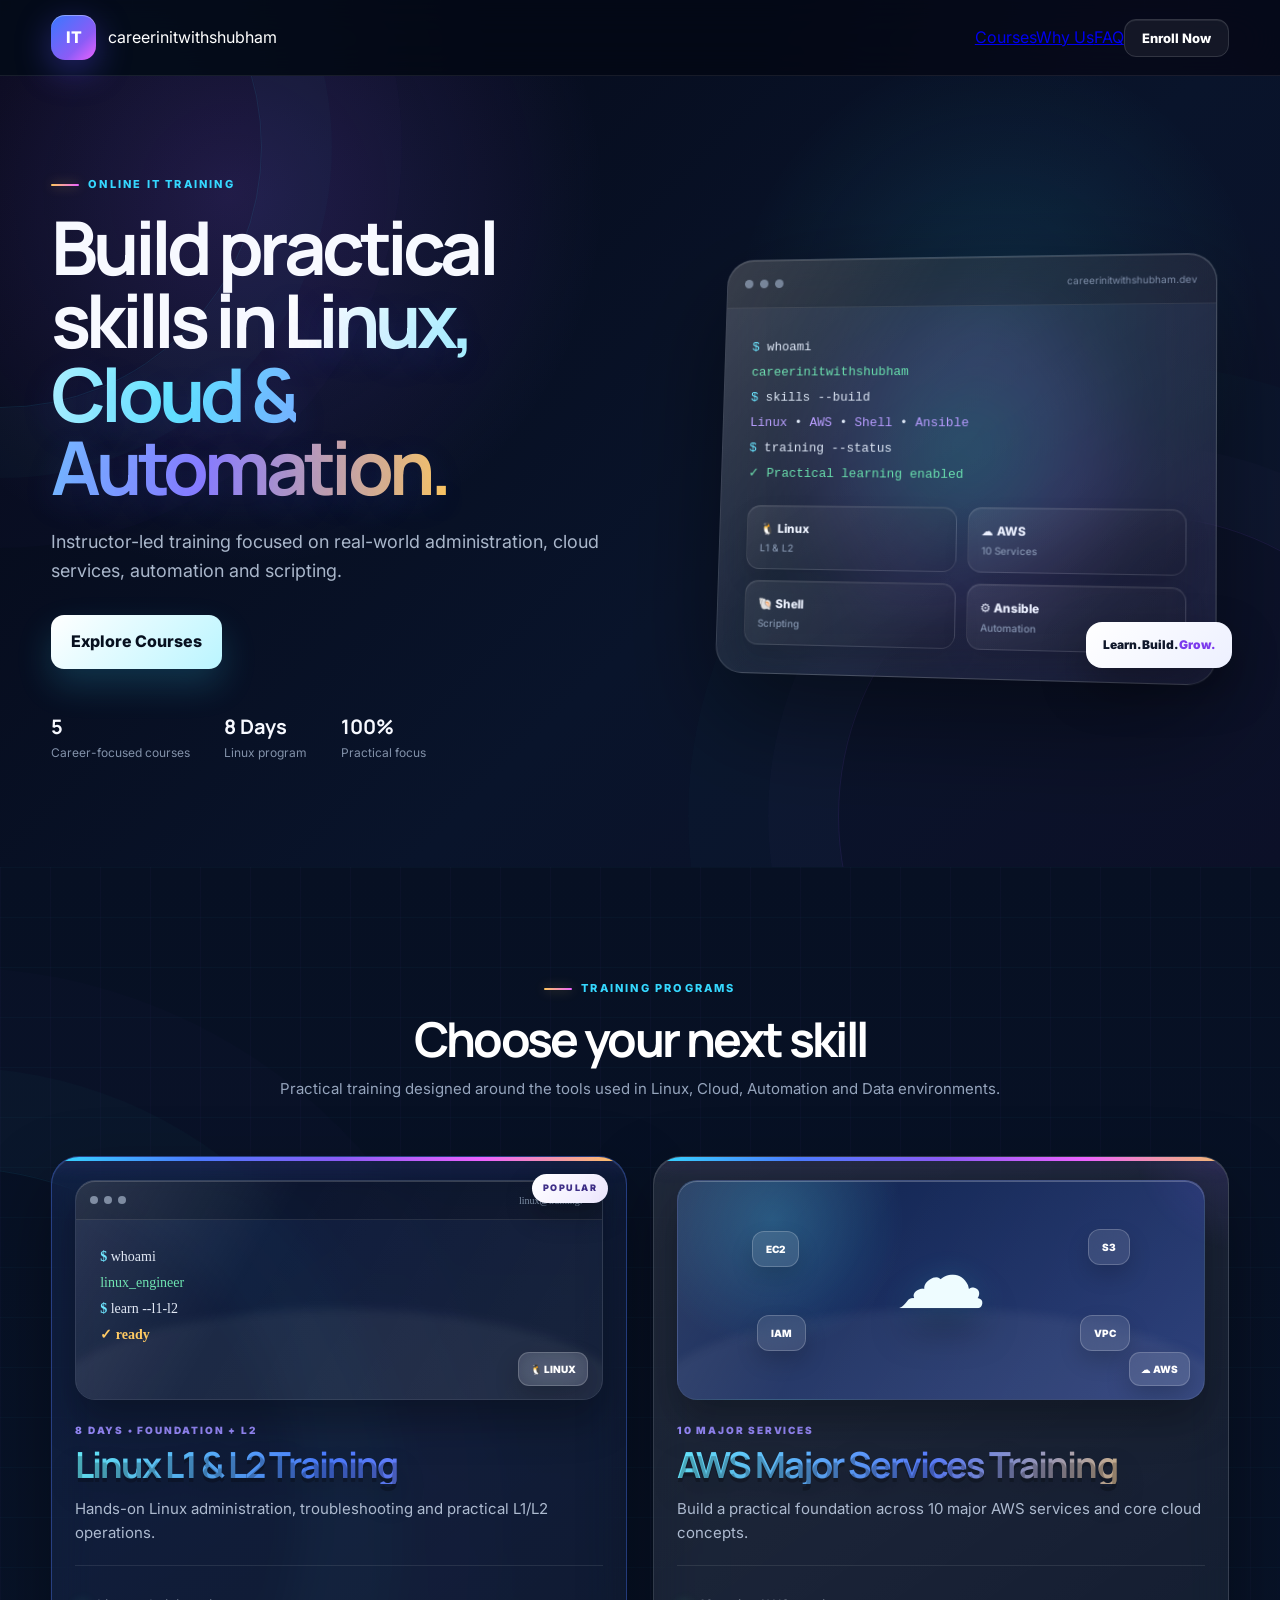
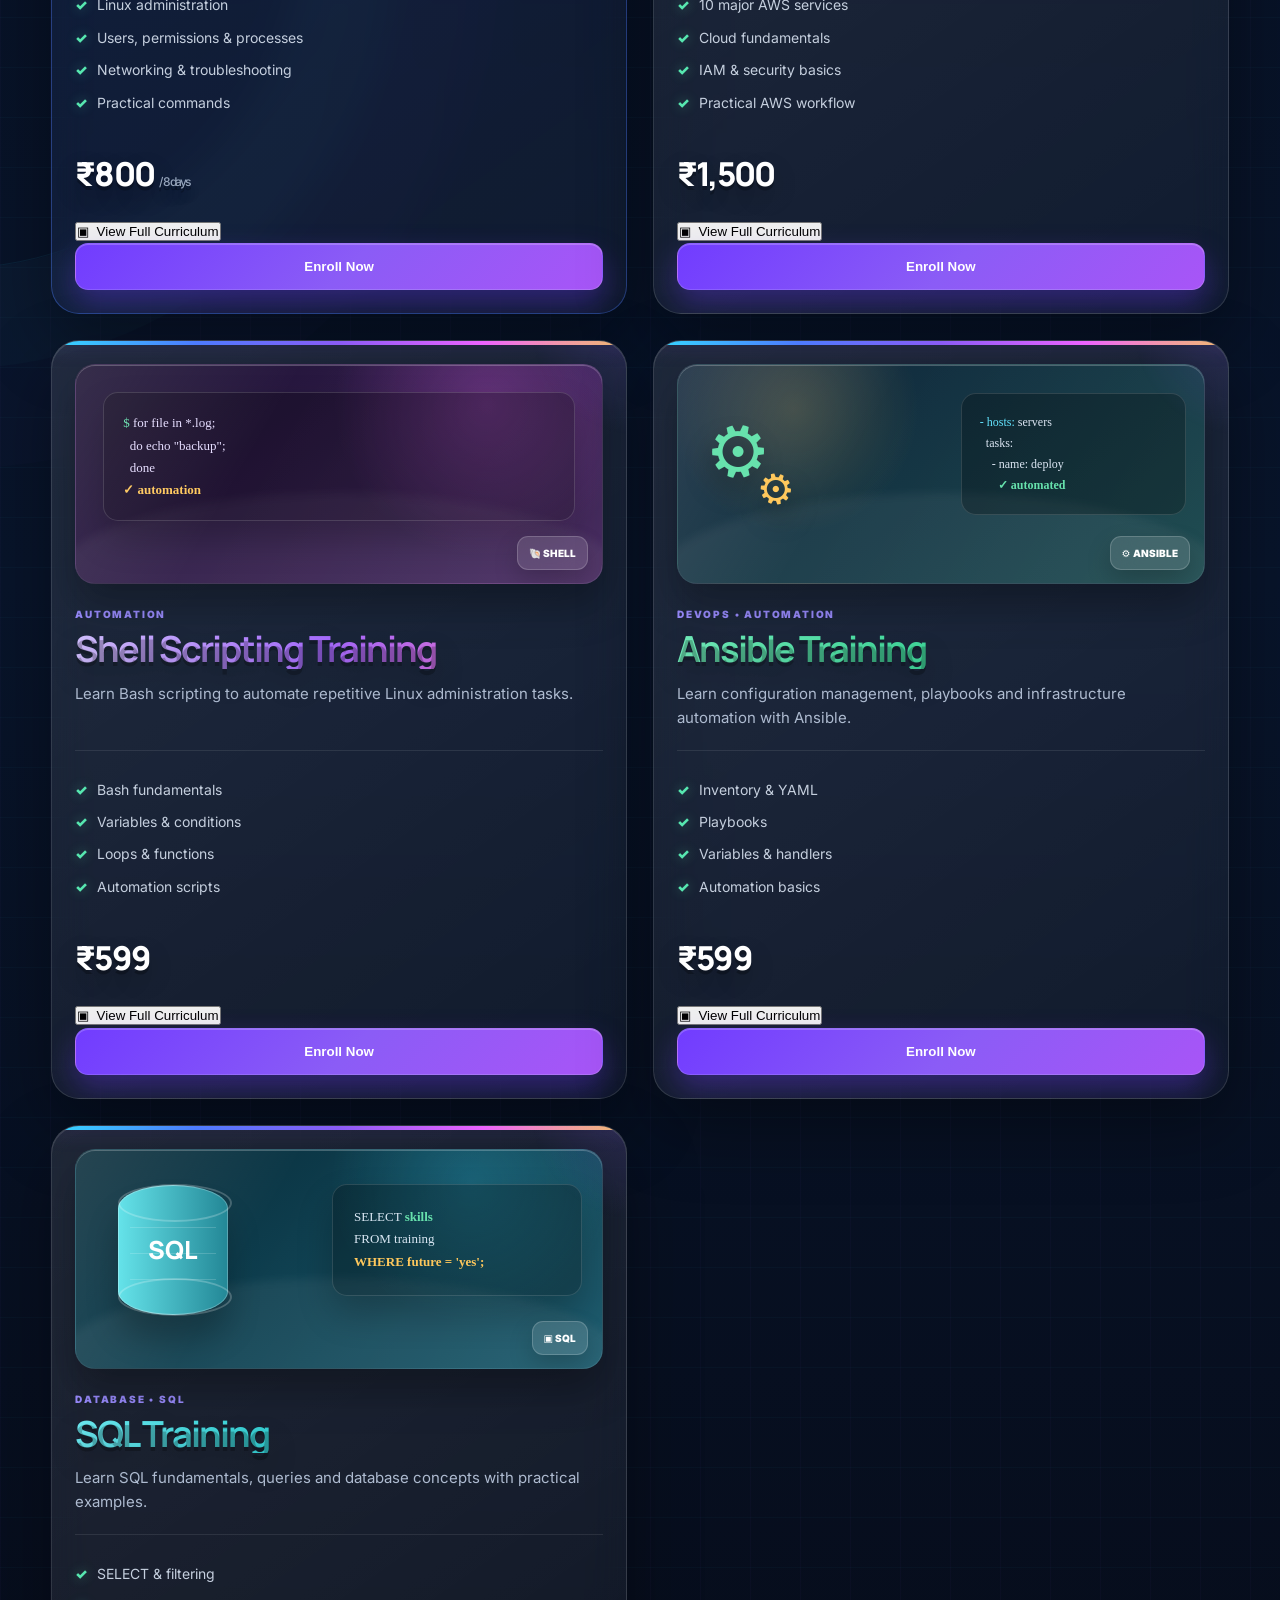
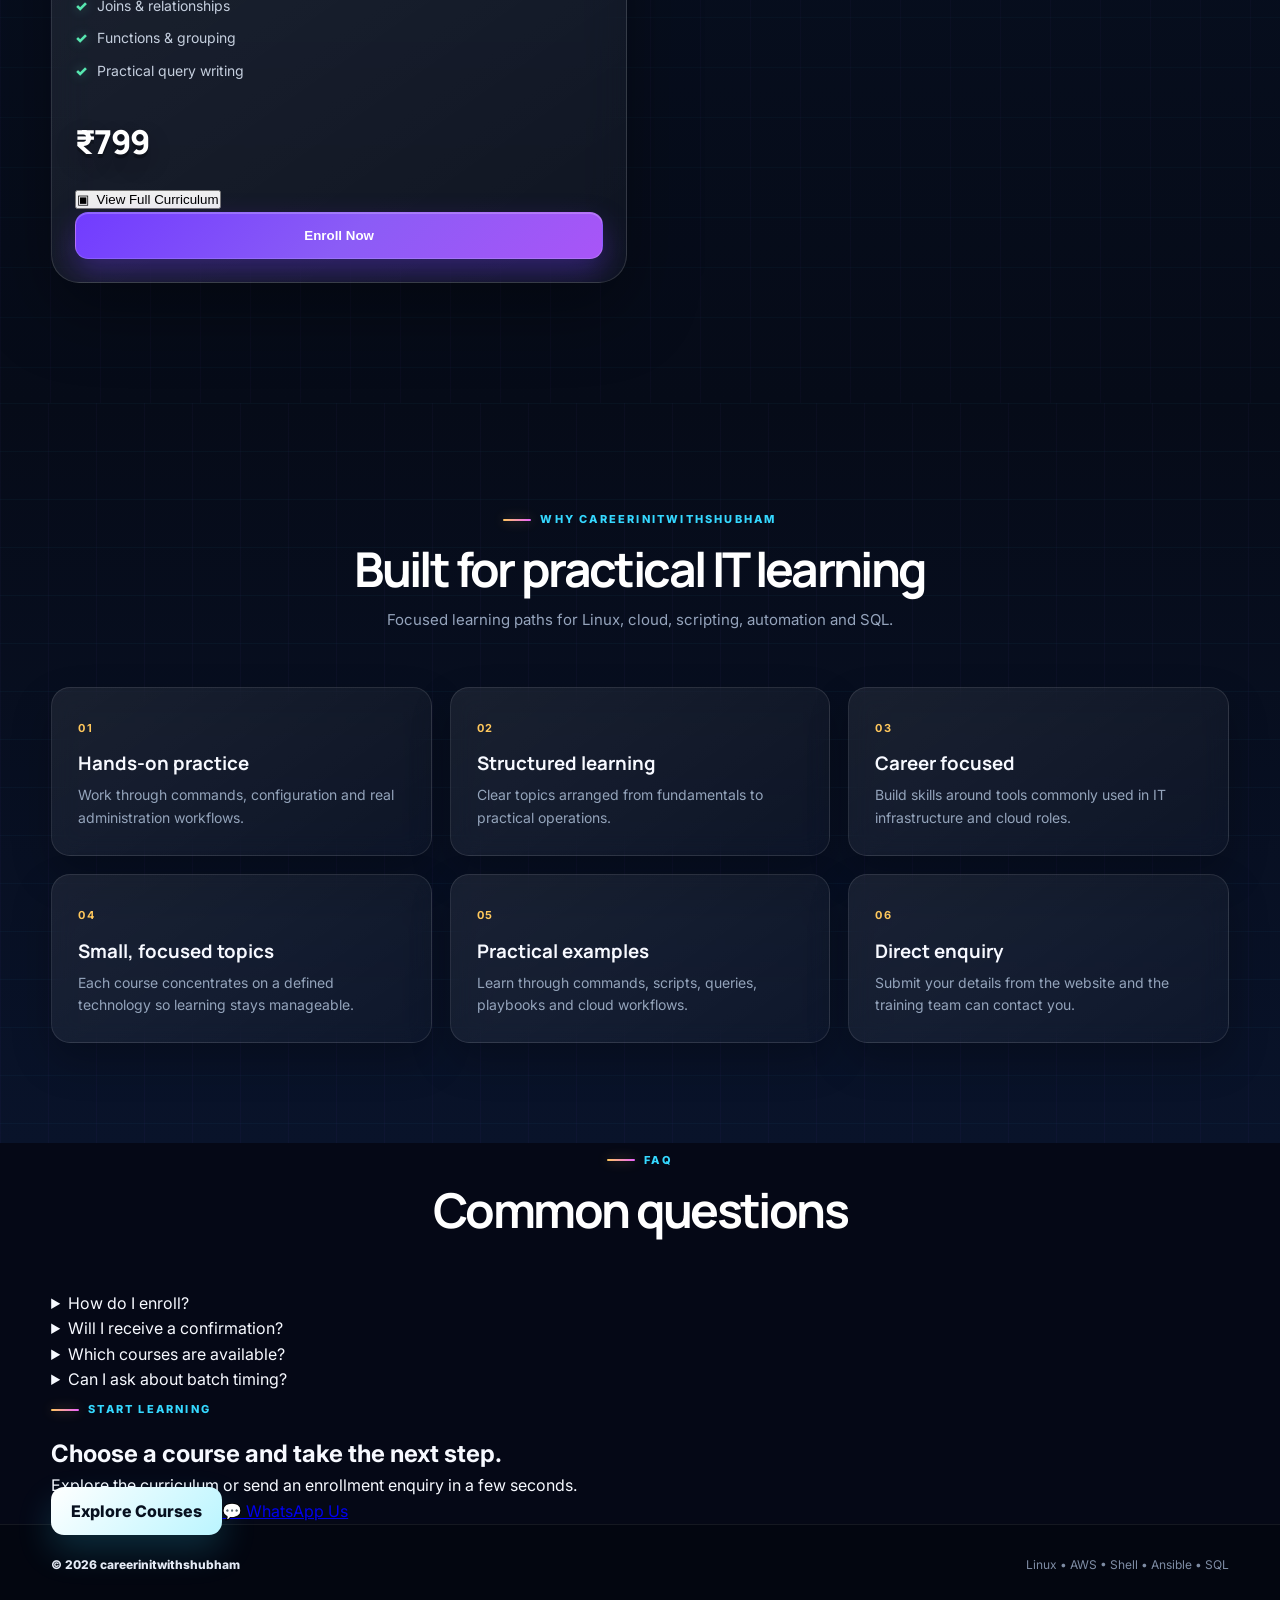
<file: shubham2.html>
<!DOCTYPE html>
<html lang="en">
<head>
<meta charset="UTF-8">
<meta name="viewport" content="width=device-width, initial-scale=1.0">
<title>careerinitwithshubham | IT Training</title>
<meta name="description" content="careerinitwithshubham — practical training in Linux, AWS, Shell Scripting, Ansible and SQL.">
<link rel="preconnect" href="https://fonts.googleapis.com">
<link rel="preconnect" href="https://fonts.gstatic.com" crossorigin>
<style>
@import url('https://fonts.googleapis.com/css2?family=Inter:wght@400;500;600;700;800&family=Manrope:wght@600;700;800&display=swap');
:root{
  --bg:#050816; --bg2:#091126; --panel:#0c1730; --panel2:#111d39;
  --text:#f7f9ff; --muted:#9aa8c0; --cyan:#35d8ff; --blue:#4d7cff;
  --purple:#8b5cf6; --pink:#ec63ff; --green:#54e6b0; --gold:#ffc85c;
  --line:rgba(255,255,255,.11); --shadow:0 30px 80px rgba(0,0,0,.42);
}
*{box-sizing:border-box;margin:0;padding:0}
html{scroll-behavior:smooth}
body{font-family:Inter,system-ui,sans-serif;color:var(--text);background:var(--bg);line-height:1.6;overflow-x:hidden}
body:before{content:"";position:fixed;inset:0;z-index:-3;background:radial-gradient(circle at 10% 10%,rgba(53,216,255,.12),transparent 25%),radial-gradient(circle at 90% 15%,rgba(139,92,246,.14),transparent 28%),radial-gradient(circle at 50% 90%,rgba(77,124,255,.10),transparent 30%),#050816}
body:after{content:"";position:fixed;inset:0;z-index:-2;opacity:.3;background-image:linear-gradient(rgba(92,130,200,.06) 1px,transparent 1px),linear-gradient(90deg,rgba(92,130,200,.06) 1px,transparent 1px);background-size:44px 44px;mask-image:linear-gradient(to bottom,black,transparent 95%)}
.container{width:min(1180px,92%);margin:auto}
/* NAV */
.navbar{height:76px;position:sticky;top:0;z-index:100;background:rgba(4,9,22,.82);backdrop-filter:blur(22px);border-bottom:1px solid rgba(255,255,255,.08)}
.nav-inner{height:100%;display:flex;align-items:center;justify-content:space-between}.brand{display:flex;align-items:center;gap:12px;text-decoration:none;color:#fff}.brand-mark{width:45px;height:45px;border-radius:14px;display:grid;place-items:center;font-weight:800;background:linear-gradient(135deg,#3978ff,#8b5cf6 65%,#ec63ff);box-shadow:0 10px 35px rgba(91,77,255,.4),inset 0 1px 0 rgba(255,255,255,.35)}.brand-text{font-family:Manrope;font-size:18px;font-weight:800;letter-spacing:-.04em}.nav-btn{padding:10px 17px;border-radius:12px;color:#fff;text-decoration:none;font-size:13px;font-weight:800;border:1px solid rgba(255,255,255,.13);background:rgba(255,255,255,.055);box-shadow:inset 0 1px 0 rgba(255,255,255,.08);transition:.25s}.nav-btn:hover{transform:translateY(-2px);border-color:rgba(139,92,246,.5);background:rgba(139,92,246,.13)}
/* HERO */
.hero{position:relative;overflow:hidden;padding:92px 0 105px;background:radial-gradient(circle at 78% 30%,rgba(53,216,255,.12),transparent 23%),radial-gradient(circle at 18% 15%,rgba(139,92,246,.20),transparent 30%),linear-gradient(135deg,#050816,#09142b 58%,#0c1028)}
.hero:before{content:"";position:absolute;width:520px;height:520px;left:-260px;top:-190px;border:1px solid rgba(53,216,255,.10);border-radius:50%;box-shadow:0 0 0 70px rgba(53,216,255,.018),0 0 0 140px rgba(139,92,246,.014)}
.hero:after{content:"";position:absolute;right:-160px;bottom:-250px;width:600px;height:600px;border:1px solid rgba(139,92,246,.12);border-radius:50%;box-shadow:0 0 0 70px rgba(139,92,246,.018),0 0 0 150px rgba(53,216,255,.012)}
.hero-grid{display:grid;grid-template-columns:1fr .9fr;gap:55px;align-items:center;position:relative;z-index:2}.eyebrow{font-size:11px;letter-spacing:.2em;font-weight:800;color:var(--cyan);display:inline-flex;align-items:center;gap:9px;margin-bottom:16px}.eyebrow:before{content:"";width:28px;height:2px;background:linear-gradient(90deg,var(--gold),var(--pink));border-radius:4px;box-shadow:0 0 12px rgba(255,200,92,.45)}
.hero h1{font-family:Manrope;font-size:clamp(44px,5.8vw,76px);line-height:.99;letter-spacing:-.065em;max-width:760px}.hero h1 .gradient{background:linear-gradient(100deg,#fff 5%,#64e7ff 38%,#8b7dff 70%,#ffc85c 100%);-webkit-background-clip:text;background-clip:text;color:transparent;text-shadow:0 10px 35px rgba(70,100,255,.15)}.hero-copy{font-size:18px;color:#a9b6ca;max-width:650px;margin:24px 0 30px}.hero-actions{display:flex;gap:12px;flex-wrap:wrap}.primary-btn,.secondary-btn{padding:14px 20px;border-radius:13px;text-decoration:none;font-weight:800;transition:.25s}.primary-btn{color:#07101f;background:linear-gradient(135deg,#fff,#baf5ff);box-shadow:0 16px 35px rgba(53,216,255,.18)}.primary-btn:hover{transform:translateY(-3px);box-shadow:0 20px 42px rgba(53,216,255,.28)}.secondary-btn{color:#fff;border:1px solid rgba(255,255,255,.14);background:rgba(255,255,255,.055);backdrop-filter:blur(10px)}.secondary-btn:hover{transform:translateY(-3px);border-color:rgba(139,92,246,.55);background:rgba(139,92,246,.12)}.trust-row{display:flex;gap:34px;margin-top:42px}.trust-row div{display:flex;flex-direction:column}.trust-row strong{font-family:Manrope;font-size:20px}.trust-row span{font-size:12px;color:#8291a9}
/* HERO 3D */
.visual-wrap{position:relative;min-height:455px;display:grid;place-items:center;perspective:1400px}.glow{position:absolute;width:380px;height:380px;border-radius:50%;background:radial-gradient(circle,rgba(53,216,255,.18),rgba(139,92,246,.12) 45%,transparent 70%);filter:blur(18px)}.device{width:min(500px,100%);border:1px solid rgba(255,255,255,.15);border-radius:28px;background:linear-gradient(145deg,rgba(255,255,255,.13),rgba(255,255,255,.035));backdrop-filter:blur(22px);box-shadow:0 40px 110px rgba(0,0,0,.45),inset 0 1px 0 rgba(255,255,255,.17);overflow:hidden;position:relative;z-index:2;transform:rotateX(5deg) rotateY(-8deg) rotateZ(1deg);transform-style:preserve-3d}.device:before{content:"";position:absolute;inset:0;background:linear-gradient(120deg,rgba(255,255,255,.10),transparent 32%,rgba(139,92,246,.06));pointer-events:none}.device-top{height:50px;padding:0 18px;display:flex;align-items:center;gap:7px;border-bottom:1px solid rgba(255,255,255,.09);background:rgba(0,0,0,.20)}.device-top i{width:9px;height:9px;border-radius:50%;background:#6c7b91}.device-top span{margin-left:auto;color:#7d8ea6;font-size:10px}.device-body{padding:28px}.code-line{font:13px/2 ui-monospace,SFMono-Regular,monospace;color:#dce6f5}.code-line .p{color:#62e4ff}.code-line .g{color:#68e0ad}.code-line .v{color:#b79cff}.skill-stack{display:grid;grid-template-columns:repeat(2,1fr);gap:11px;margin-top:19px}.skill{border:1px solid rgba(255,255,255,.11);background:linear-gradient(145deg,rgba(255,255,255,.08),rgba(0,0,0,.13));border-radius:14px;padding:13px;color:#eef4ff;font-weight:800;font-size:12px;box-shadow:inset 0 1px 0 rgba(255,255,255,.07),0 12px 25px rgba(0,0,0,.12)}.skill small{display:block;color:#8495ae;font-weight:500;margin-top:2px}.badge-float{position:absolute;z-index:4;right:-3px;bottom:25px;background:linear-gradient(135deg,#fff,#edf0ff);color:#10182b;border-radius:16px;padding:13px 17px;box-shadow:0 20px 45px rgba(0,0,0,.34);font-size:12px;font-weight:900}.badge-float span{color:#7c3aed}
/* COURSES */
.courses-section{position:relative;overflow:hidden;padding:105px 0 120px;background:linear-gradient(180deg,#071023 0%,#08142a 48%,#060b18 100%)}.courses-section:before{content:"";position:absolute;inset:0;background-image:linear-gradient(rgba(53,216,255,.045) 1px,transparent 1px),linear-gradient(90deg,rgba(139,92,246,.045) 1px,transparent 1px);background-size:50px 50px;opacity:.7}.courses-section:after{content:"";position:absolute;width:700px;height:700px;left:-400px;top:300px;border-radius:50%;border:1px solid rgba(53,216,255,.08);box-shadow:0 0 0 100px rgba(53,216,255,.018),0 0 0 200px rgba(139,92,246,.012)}.courses-section .container{position:relative;z-index:2}.section-heading{text-align:center;max-width:760px;margin:0 auto 55px}.section-heading h2{font-family:Manrope;font-size:clamp(34px,4vw,48px);line-height:1.05;letter-spacing:-.055em;color:#fff}.section-heading p{color:#95a4bc;margin-top:13px;font-size:15px}.section-heading .eyebrow{justify-content:center}
.course-grid{display:grid;grid-template-columns:repeat(2,1fr);gap:26px;perspective:1600px}.course-card{position:relative;overflow:hidden;display:flex;flex-direction:column;min-height:650px;padding:23px;border-radius:28px;background:linear-gradient(145deg,rgba(255,255,255,.105),rgba(255,255,255,.035));border:1px solid rgba(255,255,255,.13);box-shadow:0 28px 70px rgba(0,0,0,.35),inset 0 1px 0 rgba(255,255,255,.13);backdrop-filter:blur(18px);transform-style:preserve-3d;transition:transform .35s ease,box-shadow .35s ease,border-color .35s ease}.course-card:before{content:"";position:absolute;inset:0 0 auto;height:4px;background:linear-gradient(90deg,#35d8ff,#4d7cff,#8b5cf6,#ec63ff,#ffc85c);box-shadow:0 0 20px rgba(139,92,246,.35)}.course-card:after{content:"";position:absolute;width:230px;height:230px;right:-130px;top:-130px;border-radius:50%;background:radial-gradient(circle,rgba(139,92,246,.16),transparent 68%);pointer-events:none}.course-card:hover{transform:translateY(-10px) rotateX(2deg) rotateY(-1deg);border-color:rgba(139,92,246,.42);box-shadow:0 40px 95px rgba(0,0,0,.46),0 0 35px rgba(139,92,246,.10),inset 0 1px 0 rgba(255,255,255,.18)}.course-card.featured{border-color:rgba(77,124,255,.38);background:linear-gradient(145deg,rgba(77,124,255,.12),rgba(255,255,255,.035))}.course-card.featured:after{content:"POPULAR";position:absolute;right:18px;top:17px;width:auto;height:auto;border-radius:999px;padding:7px 11px;font-size:9px;letter-spacing:.16em;font-weight:900;color:#3f2f87;background:linear-gradient(135deg,#fff,#ede7ff);box-shadow:0 12px 28px rgba(0,0,0,.25);z-index:5}
.course-visual{height:220px;flex:none;border-radius:20px;margin-bottom:22px;position:relative;overflow:hidden;isolation:isolate;transform:translateZ(14px);border:1px solid rgba(255,255,255,.15);box-shadow:inset 0 1px 0 rgba(255,255,255,.23),0 22px 40px rgba(0,0,0,.30)}.course-visual:before{content:"";position:absolute;inset:0;background:linear-gradient(120deg,rgba(255,255,255,.12),transparent 35%,rgba(255,255,255,.035));pointer-events:none}.course-visual:after{content:"";position:absolute;inset:auto -30px -100px;height:190px;border-radius:50%;background:rgba(255,255,255,.055);filter:blur(5px);z-index:-1}.mini-top{height:39px;padding:0 14px;display:flex;align-items:center;gap:6px;background:rgba(0,0,0,.23);border-bottom:1px solid rgba(255,255,255,.10);color:#7f91aa;font:10px ui-monospace}.mini-top i{width:8px;height:8px;border-radius:50%;background:#718098}.mini-top span{margin-left:auto}.mini-code{font:14px/1.85 ui-monospace;color:#e0e8f5;padding:24px}.mini-code b{color:#63e4ff}.mini-code em{color:#67e2ad;font-style:normal}.mini-code strong{color:#ffc85c}.visual-badge{position:absolute;right:14px;bottom:13px;padding:8px 11px;border-radius:11px;background:rgba(255,255,255,.12);border:1px solid rgba(255,255,255,.18);color:#fff;font-size:10px;font-weight:900;backdrop-filter:blur(12px);box-shadow:0 10px 24px rgba(0,0,0,.2)}
.cloud-3d{background:radial-gradient(circle at 18% 18%,rgba(53,216,255,.22),transparent 28%),linear-gradient(145deg,#10234c,#273b78)}.cloud-shape{position:absolute;font-size:92px;left:50%;top:43%;transform:translate(-50%,-50%);color:#eefcff;filter:drop-shadow(0 20px 18px rgba(0,0,0,.28));text-shadow:0 0 28px rgba(53,216,255,.15)}.service-chip{position:absolute;padding:9px 13px;border-radius:12px;background:rgba(255,255,255,.11);border:1px solid rgba(255,255,255,.20);color:#fff;font-size:10px;font-weight:900;box-shadow:0 10px 22px rgba(0,0,0,.16);backdrop-filter:blur(9px)}.s1{left:14%;top:23%}.s2{right:14%;top:22%}.s3{left:15%;bottom:22%}.s4{right:14%;bottom:22%}
.shell-3d{background:radial-gradient(circle at 78% 18%,rgba(236,99,255,.25),transparent 34%),linear-gradient(145deg,#1b1132,#45275f)}.shell-window{margin:27px;border-radius:15px;padding:19px;background:rgba(0,0,0,.25);border:1px solid rgba(255,255,255,.14);font:13px/1.7 ui-monospace;color:#e5dcff;box-shadow:0 18px 35px rgba(0,0,0,.24)}.shell-window span{color:#65e1ae}.shell-window b{color:#ffc85c}
.ansible-3d{background:radial-gradient(circle at 22% 20%,rgba(255,200,92,.18),transparent 28%),linear-gradient(145deg,#10253b,#18474c)}.gear{position:absolute;color:#67e2ad;text-shadow:0 15px 25px rgba(0,0,0,.35)}.gear-a{font-size:72px;left:28px;top:28px;transform:rotate(17deg)}.gear-b{font-size:42px;left:79px;top:90px;transform:rotate(-12deg);color:#ffc85c}.playbook{position:absolute;right:18px;top:28px;width:225px;border-radius:15px;padding:18px;background:rgba(0,0,0,.25);border:1px solid rgba(255,255,255,.13);font:12px/1.75 ui-monospace;color:#dce6f3}.playbook span{color:#63e4ff}.playbook b{color:#67e2ad}
.sql-3d{background:radial-gradient(circle at 75% 15%,rgba(53,216,255,.20),transparent 32%),linear-gradient(145deg,#082b39,#16576a)}.db-cylinder{position:absolute;left:42px;top:35px;width:110px;height:130px;border-radius:50%/18%;background:linear-gradient(90deg,#65e3ea,#238796);box-shadow:inset 0 0 0 1px rgba(255,255,255,.25),0 25px 32px rgba(0,0,0,.24);display:grid;place-items:center;color:#fff;font-family:Manrope;font-weight:800;font-size:25px}.db-cylinder:before,.db-cylinder:after{content:"";position:absolute;left:0;width:100%;height:34px;border:2px solid rgba(255,255,255,.22);border-radius:50%}.db-cylinder:before{top:-1px}.db-cylinder:after{bottom:-1px}.db-cylinder i{position:absolute;left:12px;right:12px;height:1px;background:rgba(255,255,255,.16)}.db-cylinder i:nth-of-type(1){top:42px}.db-cylinder i:nth-of-type(2){top:68px}.db-cylinder i:nth-of-type(3){top:94px}.query-card{position:absolute;right:20px;top:34px;width:250px;border-radius:15px;padding:21px;background:rgba(0,0,0,.24);border:1px solid rgba(255,255,255,.13);font:13px/1.75 ui-monospace;color:#d9e7f3;box-shadow:0 18px 35px rgba(0,0,0,.22)}.query-card b{color:#67e2ad}.query-card strong{color:#ffc85c}
.course-tag{font-size:10px;letter-spacing:.18em;font-weight:900;color:#9a8cff;text-transform:uppercase}.course-card h3{font-family:Manrope;font-size:clamp(27px,3vw,36px);line-height:1.06;letter-spacing:-.055em;margin:8px 0 13px;transform:translateZ(18px);text-shadow:0 4px 0 rgba(0,0,0,.24),0 13px 28px rgba(0,0,0,.28)}.course-linux h3{background:linear-gradient(100deg,#65e9f7,#4d7cff 48%,#a98cff);-webkit-background-clip:text;color:transparent}.course-aws h3{background:linear-gradient(100deg,#67eaff,#5b7fff 48%,#ffc85c);-webkit-background-clip:text;color:transparent}.course-shell h3{background:linear-gradient(100deg,#d2c0ff,#a86cff 48%,#ff72bd);-webkit-background-clip:text;color:transparent}.course-ansible h3{background:linear-gradient(100deg,#72edbb,#3fd79a 50%,#ffc85c);-webkit-background-clip:text;color:transparent}.course-sql h3{background:linear-gradient(100deg,#6deaf2,#22c6c9 50%,#6f91ff);-webkit-background-clip:text;color:transparent}.course-card p{font-size:15px;color:#aebbd0;min-height:48px}.course-card ul{list-style:none;border-top:1px solid rgba(255,255,255,.09);padding-top:18px;margin:20px 0 24px}.course-card li{font-size:14px;color:#c5cfde;margin:10px 0}.course-card li:before{content:"✓";color:#57e7b0;font-weight:900;margin-right:10px;text-shadow:0 0 12px rgba(87,231,176,.45)}.course-bottom{margin-top:auto}.price{font-family:Manrope;font-size:33px;font-weight:800;letter-spacing:-.055em;margin-bottom:17px;color:#fff;text-shadow:0 4px 0 rgba(0,0,0,.25),0 10px 25px rgba(0,0,0,.22)}.price small{font-family:Inter;font-size:12px;color:#96a5bb;font-weight:500}.contact-price{font-size:33px}.enroll-btn{width:100%;padding:15px;border-radius:13px;border:1px solid rgba(255,255,255,.16);background:linear-gradient(135deg,#713cff,#8b5cf6 52%,#a855f7)!important;color:#fff!important;font-weight:900;cursor:pointer;transition:.25s;box-shadow:0 14px 30px rgba(113,60,255,.34),inset 0 1px 0 rgba(255,255,255,.22)}.enroll-btn:hover{transform:translateY(-3px);box-shadow:0 18px 38px rgba(113,60,255,.45),inset 0 1px 0 rgba(255,255,255,.28)}
/* WHY */
.section.light{position:relative;padding:100px 0;background:linear-gradient(180deg,#060b18,#09132a);overflow:hidden}.section.light:before{content:"";position:absolute;inset:0;background-image:linear-gradient(rgba(53,216,255,.035) 1px,transparent 1px),linear-gradient(90deg,rgba(139,92,246,.035) 1px,transparent 1px);background-size:48px 48px}.section.light .container{position:relative;z-index:1}.section.light .section-heading h2{color:#fff}.section.light .benefits{display:grid;grid-template-columns:repeat(3,1fr);gap:18px}.benefits>div{padding:26px;border:1px solid rgba(255,255,255,.11);background:linear-gradient(145deg,rgba(255,255,255,.075),rgba(255,255,255,.025));border-radius:19px;backdrop-filter:blur(12px);box-shadow:0 18px 40px rgba(0,0,0,.24);transition:.25s}.benefits>div:hover{transform:translateY(-6px);border-color:rgba(139,92,246,.35)}.benefits b{font-size:11px;color:#ffc85c;letter-spacing:.13em}.benefits h3{font-family:Manrope;margin:10px 0 5px}.benefits p{font-size:14px;color:#94a4bb}
/* MODAL */
.modal{display:none;position:fixed;inset:0;z-index:200;align-items:center;justify-content:center;padding:18px}.modal.open{display:flex}.modal-backdrop{position:absolute;inset:0;background:rgba(2,5,15,.78);backdrop-filter:blur(11px)}.modal-box{position:relative;background:linear-gradient(145deg,#fff,#f3f5ff);color:#101827;width:min(520px,100%);max-height:92vh;overflow:auto;border-radius:25px;padding:34px;box-shadow:0 40px 110px rgba(0,0,0,.5);z-index:1;border-top:4px solid #7c3aed}.close{position:absolute;right:17px;top:14px;border:0;background:#eef0f6;width:38px;height:38px;border-radius:50%;font-size:25px;color:#667085;cursor:pointer}.modal-head h2{font-family:Manrope;font-size:31px;letter-spacing:-.045em}.modal-head p{color:#667085;font-size:14px;margin:4px 0 22px}.modal form label{display:block;font-size:13px;font-weight:800;margin:15px 0}.modal input{display:block;width:100%;margin-top:7px;border:1px solid #d2d8e2;border-radius:12px;padding:13px 14px;font:inherit;outline:none;background:#fff}.modal input:focus{border-color:#7957ef;box-shadow:0 0 0 4px rgba(121,87,239,.11)}.submit-btn{width:100%;margin-top:10px;border:0;background:linear-gradient(135deg,#713cff,#a855f7);color:#fff;padding:14px;border-radius:12px;font-weight:900;cursor:pointer;font-size:15px;box-shadow:0 12px 25px rgba(113,60,255,.25)}.submit-btn:disabled{opacity:.55}.form-note,.form-status{font-size:11px;color:#667085;text-align:center;margin-top:12px}.form-status.success{color:#159a70;font-weight:800}.form-status.error{color:#d44755;font-weight:800}
footer{background:#030610;color:#7e8ca4;padding:30px 0;font-size:12px;border-top:1px solid rgba(255,255,255,.07)}.footer-inner{display:flex;justify-content:space-between;gap:15px}.footer-inner span:first-child{color:#e5ebf6;font-weight:800}
@media(max-width:920px){.hero-grid{grid-template-columns:1fr}.visual-wrap{min-height:400px}.course-grid{grid-template-columns:1fr 1fr}}
@media(max-width:700px){.navbar{height:70px}.brand-text{font-size:15px}.nav-btn{display:none}.hero{padding:65px 0 75px}.hero-grid{gap:42px}.hero h1{font-size:43px}.hero-copy{font-size:16px}.visual-wrap{min-height:350px}.device{transform:none}.courses-section{padding:75px 0 90px}.course-grid{grid-template-columns:1fr;gap:22px}.course-card{min-height:0;padding:20px}.course-visual{height:200px}.course-card h3{font-size:31px}.section.light{padding:75px 0}.section.light .benefits{grid-template-columns:1fr}.trust-row{gap:18px}.trust-row strong{font-size:18px}.trust-row span{font-size:11px}}
@media(max-width:480px){.container{width:min(100% - 28px,1180px)}.brand-mark{width:43px;height:43px}.brand-text{font-size:14px}.hero h1{font-size:39px}.hero-copy{font-size:15px}.trust-row{display:grid;grid-template-columns:1fr 1fr}.device-body{padding:20px}.skill-stack{gap:8px}.skill{padding:11px 10px}.badge-float{right:0;bottom:12px}.course-card{border-radius:24px}.course-visual{height:185px}.mini-code{padding:20px;font-size:13px}.cloud-shape{font-size:76px}.query-card{width:210px;right:12px}.db-cylinder{left:24px;width:95px}.playbook{right:10px;width:195px}.shell-window{margin:22px;padding:16px}.modal-box{padding:27px 22px}.modal-head h2{font-size:28px}.footer-inner{flex-direction:column}}
</style>
</head>
<body>
  <header class="navbar">
    <div class="container nav-inner">
      <a class="brand" href="#"><span class="brand-mark">IT</span><span>careerinitwithshubham</span></a>
      <div class="nav-links"><a href="#courses">Courses</a><a href="#why-us">Why Us</a><a href="#faq">FAQ</a><a class="nav-btn" href="#courses">Enroll Now</a></div>
    </div>
  </header>

  <main>
    <section class="hero">
      <div class="container hero-grid">
        <div>
          <span class="eyebrow">ONLINE IT TRAINING</span>
          <h1>Build practical skills in <span class="gradient">Linux, Cloud & Automation.</span></h1>
          <p class="hero-copy">Instructor-led training focused on real-world administration, cloud services, automation and scripting.</p>
          <div class="hero-actions">
            <a class="primary-btn" href="#courses">Explore Courses</a>
          </div>
          <div class="trust-row">
            <div><strong>5</strong><span>Career-focused courses</span></div>
            <div><strong>8 Days</strong><span>Linux program</span></div>
            <div><strong>100%</strong><span>Practical focus</span></div>
          </div>
        </div>
        <div class="visual-wrap">
          <div class="glow"></div>
          <div class="device">
            <div class="device-top"><i></i><i></i><i></i><span>careerinitwithshubham.dev</span></div>
            <div class="device-body">
              <div class="code-line"><span class="p">$</span> whoami</div>
              <div class="code-line"><span class="g">careerinitwithshubham</span></div>
              <div class="code-line"><span class="p">$</span> skills --build</div>
              <div class="code-line"><span class="v">Linux</span> • <span class="v">AWS</span> • <span class="v">Shell</span> • <span class="v">Ansible</span></div>
              <div class="code-line"><span class="p">$</span> training --status</div>
              <div class="code-line"><span class="g">✓ Practical learning enabled</span></div>
              <div class="skill-stack">
                <div class="skill">🐧 Linux<small>L1 & L2</small></div>
                <div class="skill">☁️ AWS<small>10 Services</small></div>
                <div class="skill">🐚 Shell<small>Scripting</small></div>
                <div class="skill">⚙️ Ansible<small>Automation</small></div>
              </div>
            </div>
          </div>
          <div class="badge-float">Learn. Build. <span>Grow.</span></div>
        </div>
      </div>
    </section>

    <section id="courses" class="courses-section">
      <div class="container">
        <div class="section-heading">
          <span class="eyebrow">TRAINING PROGRAMS</span>
          <h2>Choose your next skill</h2>
          <p>Practical training designed around the tools used in Linux, Cloud, Automation and Data environments.</p>
        </div>

        <div class="course-grid">
          <article class="course-card featured course-linux">
            <div class="course-visual terminal-3d">
              <div class="mini-top"><i></i><i></i><i></i><span>linux@training:~</span></div>
              <div class="mini-code"><b>$</b> whoami<br><em>linux_engineer</em><br><b>$</b> learn --l1-l2<br><strong>✓ ready</strong></div>
              <div class="visual-badge">🐧 LINUX</div>
            </div>
            <div class="course-tag">8 DAYS • FOUNDATION + L2</div>
            <h3>Linux L1 & L2 Training</h3>
            <p>Hands-on Linux administration, troubleshooting and practical L1/L2 operations.</p>
            <ul><li>Linux administration</li><li>Users, permissions & processes</li><li>Networking & troubleshooting</li><li>Practical commands</li></ul>
            <div class="course-bottom"><div class="price">₹800 <small>/ 8 days</small></div><div class="course-actions"><button class="curriculum-btn" data-curriculum="linux">▣ &nbsp;View Full Curriculum</button><button class="enroll-btn" data-course="Linux L1 & L2 Training" data-price="₹999 / 8 days">Enroll Now</button></div></div>
          </article>

          <article class="course-card course-aws">
            <div class="course-visual cloud-3d">
              <div class="cloud-shape">☁</div>
              <div class="service-chip s1">EC2</div><div class="service-chip s2">S3</div><div class="service-chip s3">IAM</div><div class="service-chip s4">VPC</div>
              <div class="visual-badge">☁ AWS</div>
            </div>
            <div class="course-tag">10 MAJOR SERVICES</div>
            <h3>AWS Major Services Training</h3>
            <p>Build a practical foundation across 10 major AWS services and core cloud concepts.</p>
            <ul><li>10 major AWS services</li><li>Cloud fundamentals</li><li>IAM & security basics</li><li>Practical AWS workflow</li></ul>
            <div class="course-bottom"><div class="price">₹1,500</div><div class="course-actions"><button class="curriculum-btn" data-curriculum="aws">▣ &nbsp;View Full Curriculum</button><button class="enroll-btn" data-course="AWS Major 10 Services Training" data-price="₹1,500">Enroll Now</button></div></div>
          </article>

          <article class="course-card course-shell">
            <div class="course-visual shell-3d">
              <div class="shell-window"><span>$</span> for file in *.log;<br>&nbsp;&nbsp;do echo "backup";<br>&nbsp;&nbsp;done<br><b>✓ automation</b></div>
              <div class="visual-badge">🐚 SHELL</div>
            </div>
            <div class="course-tag">AUTOMATION</div>
            <h3>Shell Scripting Training</h3>
            <p>Learn Bash scripting to automate repetitive Linux administration tasks.</p>
            <ul><li>Bash fundamentals</li><li>Variables & conditions</li><li>Loops & functions</li><li>Automation scripts</li></ul>
            <div class="course-bottom"><div class="price">₹599</div><div class="course-actions"><button class="curriculum-btn" data-curriculum="shell">▣ &nbsp;View Full Curriculum</button><button class="enroll-btn" data-course="Shell Scripting Training" data-price="₹599">Enroll Now</button></div></div>
          </article>

          <article class="course-card course-ansible">
            <div class="course-visual ansible-3d">
              <div class="gear gear-a">⚙</div><div class="gear gear-b">⚙</div>
              <div class="playbook"><span>- hosts:</span> servers<br>&nbsp;&nbsp;tasks:<br>&nbsp;&nbsp;&nbsp;&nbsp;- name: deploy<br>&nbsp;&nbsp;&nbsp;&nbsp;&nbsp;&nbsp;<b>✓ automated</b></div>
              <div class="visual-badge">⚙ ANSIBLE</div>
            </div>
            <div class="course-tag">DEVOPS • AUTOMATION</div>
            <h3>Ansible Training</h3>
            <p>Learn configuration management, playbooks and infrastructure automation with Ansible.</p>
            <ul><li>Inventory & YAML</li><li>Playbooks</li><li>Variables & handlers</li><li>Automation basics</li></ul>
            <div class="course-bottom"><div class="price">₹599</div><div class="course-actions"><button class="curriculum-btn" data-curriculum="ansible">▣ &nbsp;View Full Curriculum</button><button class="enroll-btn" data-course="Ansible Training" data-price="₹699">Enroll Now</button></div></div>
          </article>

          <article class="course-card course-sql">
            <div class="course-visual sql-3d">
              <div class="db-cylinder"><span>SQL</span><i></i><i></i><i></i></div>
              <div class="query-card">SELECT <b>skills</b><br>FROM training<br><strong>WHERE future = 'yes';</strong></div>
              <div class="visual-badge">▣ SQL</div>
            </div>
            <div class="course-tag">DATABASE • SQL</div>
            <h3>SQL Training</h3>
            <p>Learn SQL fundamentals, queries and database concepts with practical examples.</p>
            <ul><li>SELECT & filtering</li><li>Joins & relationships</li><li>Functions & grouping</li><li>Practical query writing</li></ul>
            <div class="course-bottom"><div class="price contact-price">₹799</div><div class="course-actions"><button class="curriculum-btn" data-curriculum="sql">▣ &nbsp;View Full Curriculum</button><button class="enroll-btn" data-course="SQL Training" data-price="₹899">Enroll Now</button></div></div>
          </article>
        </div>
      </div>
    </section>

    <section id="why-us" class="section light">
      <div class="container">
        <div class="section-heading"><span class="eyebrow">WHY CAREERINITWITHSHUBHAM</span><h2>Built for practical IT learning</h2><p>Focused learning paths for Linux, cloud, scripting, automation and SQL.</p></div>
        <div class="benefits">
          <div><b>01</b><h3>Hands-on practice</h3><p>Work through commands, configuration and real administration workflows.</p></div>
          <div><b>02</b><h3>Structured learning</h3><p>Clear topics arranged from fundamentals to practical operations.</p></div>
          <div><b>03</b><h3>Career focused</h3><p>Build skills around tools commonly used in IT infrastructure and cloud roles.</p></div>
          <div><b>04</b><h3>Small, focused topics</h3><p>Each course concentrates on a defined technology so learning stays manageable.</p></div>
          <div><b>05</b><h3>Practical examples</h3><p>Learn through commands, scripts, queries, playbooks and cloud workflows.</p></div>
          <div><b>06</b><h3>Direct enquiry</h3><p>Submit your details from the website and the training team can contact you.</p></div>
        </div>
      </div>
    </section>

    <section id="faq" class="faq-section">
      <div class="container">
        <div class="section-heading"><span class="eyebrow">FAQ</span><h2>Common questions</h2></div>
        <div class="faq-grid">
          <details><summary>How do I enroll?</summary><p>Choose a course and tap Enroll Now. Enter your name, email and mobile number, then submit the form.</p></details>
          <details><summary>Will I receive a confirmation?</summary><p>After a successful submission, the website shows a confirmation message and sends the enquiry through the configured Web3Forms workflow.</p></details>
          <details><summary>Which courses are available?</summary><p>Linux L1 & L2, AWS Major 10 Services, Shell Scripting, Ansible and SQL.</p></details>
          <details><summary>Can I ask about batch timing?</summary><p>Yes. Submit an enquiry and the training team can share the current batch information.</p></details>
        </div>
      </div>
    </section>

    <section class="contact-cta">
      <div class="container cta-inner">
        <div><span class="eyebrow">START LEARNING</span><h2>Choose a course and take the next step.</h2><p>Explore the curriculum or send an enrollment enquiry in a few seconds.</p></div>
        <div class="cta-actions"><a class="primary-btn" href="#courses">Explore Courses</a><a class="whatsapp-btn" href="https://wa.me/919760212834" target="_blank" rel="noopener">💬 WhatsApp Us</a></div>
      </div>
    </section>

</main>

  <div class="modal" id="curriculumModal" aria-hidden="true">
    <div class="modal-backdrop" data-curriculum-close></div>
    <div class="modal-box curriculum-box" role="dialog" aria-modal="true">
      <button class="close" data-curriculum-close aria-label="Close">×</button>
      <div class="modal-head"><span class="eyebrow">CURRICULUM</span><h2 id="curriculumTitle">Course curriculum</h2><p>Key topics covered in the training.</p></div>
      <ul class="curriculum-list" id="curriculumList"></ul>
      <button class="submit-btn" id="curriculumEnroll">Enroll in this course</button>
    </div>
  </div>

  <div class="modal" id="enrollModal" aria-hidden="true">
    <div class="modal-backdrop" data-close></div>
    <div class="modal-box" role="dialog" aria-modal="true" aria-labelledby="modalTitle">
      <button class="close" data-close aria-label="Close">×</button>
      <div class="modal-head">
        <span class="eyebrow">ENROLLMENT</span>
        <h2 id="modalTitle">Join the training</h2>
        <p id="selectedCourse">Course</p>
      </div>
      <form id="enrollForm">
        <input type="hidden" id="course" name="course">
        <input type="hidden" id="fee" name="fee">
        <label>Full Name<input name="name" type="text" placeholder="Enter your name" required></label>
        <label>Email Address<input name="email" type="email" placeholder="you@example.com" required></label>
        <label>Mobile Number<input name="mobile" type="tel" inputmode="numeric" pattern="[0-9+\-\s]{8,15}" placeholder="Enter mobile number" required></label>
        <button class="submit-btn" type="submit" id="submitBtn">Submit Enrollment</button>
        <p class="form-note">By submitting, you agree that your details may be used to contact you about this training.</p>
        <p class="form-status" id="formStatus" role="status"></p>
      </form>
    </div>
  </div>

  <footer><div class="container footer-inner"><span>© 2026 careerinitwithshubham</span><span>Linux • AWS • Shell • Ansible • SQL</span></div></footer>
  <script>
// Web3Forms email configuration
// Recipient configured in the Web3Forms account: shubhamtechm1234@gmail.com
const WEB3FORMS_ENDPOINT = "https://api.web3forms.com/submit";
const WEB3FORMS_ACCESS_KEY = "8d78150b-1dc4-4642-9845-083b4ae294c1";

const modal = document.getElementById("enrollModal");
const form = document.getElementById("enrollForm");
const statusEl = document.getElementById("formStatus");
const submitBtn = document.getElementById("submitBtn");

const curriculumModal = document.getElementById("curriculumModal");
const curriculumTitle = document.getElementById("curriculumTitle");
const curriculumList = document.getElementById("curriculumList");
const curriculumEnroll = document.getElementById("curriculumEnroll");
let selectedCurriculum = null;
const curriculumData = {
  linux: {title:"Linux L1 & L2 Training", course:"Linux L1 & L2 Training", price:"₹800 / 8 days", items:["Linux administration & filesystem","Users, groups & permissions","Processes, services & logs","Networking & troubleshooting","Storage, packages & practical commands","L1/L2 troubleshooting workflows"]},
  aws: {title:"AWS Major 10 Services Training", course:"AWS Major 10 Services Training", price:"₹1,500", items:["EC2","S3","IAM","VPC","RDS","CloudWatch","Lambda","Route 53","ELB","Auto Scaling"]},
  shell: {title:"Shell Scripting Training", course:"Shell Scripting Training", price:"₹599", items:["Bash fundamentals","Variables, conditions & input","Loops & functions","Files, text processing & logs","Automation scripts","Practical Linux automation"]},
  ansible: {title:"Ansible Training", course:"Ansible Training", price:"₹599", items:["Inventory & YAML","Playbooks & tasks","Variables, facts & handlers","Templates","Roles & reusable automation","Practical deployment workflow"]},
  sql: {title:"SQL Training", course:"SQL Training", price:"₹799", items:["SELECT, filtering & sorting","Joins & relationships","Aggregate functions & GROUP BY","Subqueries & practical queries","Database concepts","Query writing practice"]}
};

document.querySelectorAll("[data-curriculum]").forEach(btn=>{
  btn.addEventListener("click",()=>{
    const data=curriculumData[btn.dataset.curriculum];
    if(!data) return;
    selectedCurriculum=data;
    curriculumTitle.textContent=data.title;
    curriculumList.innerHTML=data.items.map(x=>`<li>${x}</li>`).join("");
    curriculumModal.classList.add("open");
    curriculumModal.setAttribute("aria-hidden","false");
  });
});

document.querySelectorAll("[data-curriculum-close]").forEach(el=>el.addEventListener("click",closeCurriculum));
function closeCurriculum(){curriculumModal.classList.remove("open");curriculumModal.setAttribute("aria-hidden","true");}
curriculumEnroll.addEventListener("click",()=>{
  closeCurriculum();
  if(selectedCurriculum){
    document.getElementById("course").value=selectedCurriculum.course;
    document.getElementById("fee").value=selectedCurriculum.price;
    document.getElementById("selectedCourse").textContent=`${selectedCurriculum.course} — ${selectedCurriculum.price}`;
    statusEl.textContent=""; statusEl.className="form-status";
    modal.classList.add("open"); modal.setAttribute("aria-hidden","false");
    setTimeout(()=>document.querySelector('[name="name"]').focus(),50);
  }
});

document.querySelectorAll(".enroll-btn").forEach(btn => {
  btn.addEventListener("click", () => {
    document.getElementById("course").value = btn.dataset.course;
    document.getElementById("fee").value = btn.dataset.price;
    document.getElementById("selectedCourse").textContent =
      `${btn.dataset.course} — ${btn.dataset.price}`;
    statusEl.textContent = "";
    statusEl.className = "form-status";
    modal.classList.add("open");
    modal.setAttribute("aria-hidden", "false");
    setTimeout(() => document.querySelector('[name="name"]').focus(), 50);
  });
});

document.querySelectorAll("[data-close]").forEach(el => el.addEventListener("click", closeModal));
document.addEventListener("keydown", e => { if (e.key === "Escape") { closeModal(); closeCurriculum(); } });

function closeModal() {
  modal.classList.remove("open");
  modal.setAttribute("aria-hidden", "true");
}

form.addEventListener("submit", async (e) => {
  e.preventDefault();

  submitBtn.disabled = true;
  submitBtn.textContent = "Submitting...";
  statusEl.textContent = "";
  statusEl.className = "form-status";

  const formData = new FormData(form);
  formData.append("access_key", WEB3FORMS_ACCESS_KEY);
  formData.append("subject", "New Training Enrollment - " + formData.get("course"));
  formData.append("from_name", "Tech Training Academy");
  formData.append("replyto", formData.get("email"));
  formData.append("botcheck", "");

  try {
    const response = await fetch(WEB3FORMS_ENDPOINT, {
      method: "POST",
      body: formData,
      headers: { "Accept": "application/json" }
    });

    const result = await response.json();

    if (result.success !== true) {
      throw new Error(result.message || "Email submission failed");
    }

    statusEl.textContent = "Details submitted successfully. Our team will connect you shortly.";
    statusEl.className = "form-status success";
    form.reset();
    setTimeout(closeModal, 2500);
  } catch (error) {
    statusEl.textContent = "We could not submit your details. Please try again.";
    statusEl.className = "form-status error";
  } finally {
    submitBtn.disabled = false;
    submitBtn.textContent = "Submit Enrollment";
  }
});

</script>
</body>
</html>
</file>
